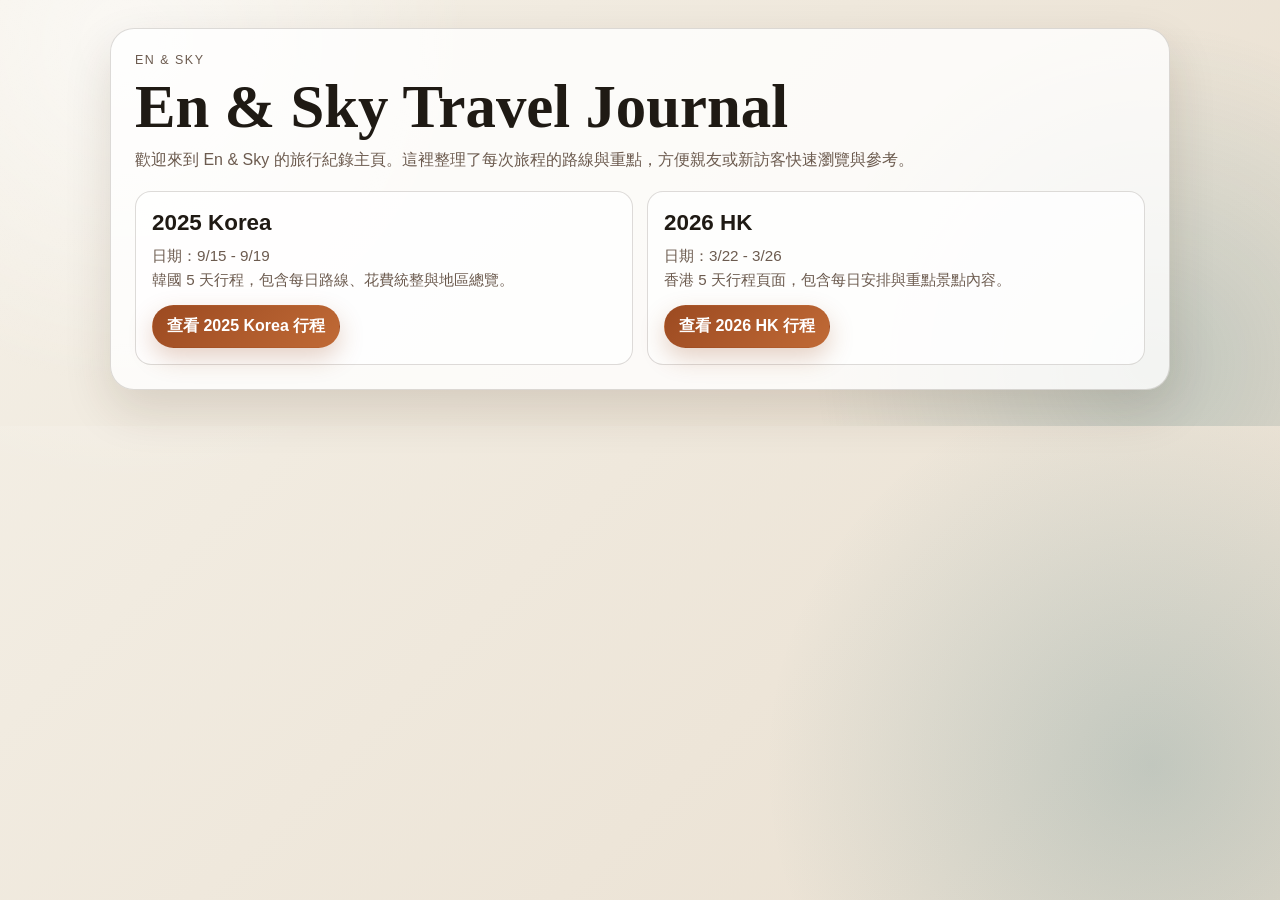
<file: index.html>
<!DOCTYPE html>
<html lang="zh-Hant">
<head>
  <meta charset="UTF-8" />
  <meta name="viewport" content="width=device-width, initial-scale=1.0" />
  <title>En & Sky Travel Journal</title>
  <style>
    :root {
      --bg: #f5f1e8;
      --bg-2: #e9dfd0;
      --panel: rgba(255, 255, 255, 0.8);
      --ink: #1f1a14;
      --muted: #6c5b4f;
      --line: rgba(48, 33, 20, 0.16);
      --accent: #9c4a21;
      --accent-2: #1e5f6a;
      --radius-lg: 24px;
      --radius-md: 16px;
      --shadow: 0 20px 48px rgba(56, 34, 16, 0.14);
    }

    * {
      box-sizing: border-box;
    }

    html,
    body {
      margin: 0;
      min-height: 100%;
      color: var(--ink);
      font-family: "Avenir Next", "Segoe UI", "Noto Sans TC", "PingFang TC", sans-serif;
      background:
        radial-gradient(circle at 10% 10%, rgba(255, 255, 255, 0.58), transparent 28%),
        radial-gradient(circle at 90% 85%, rgba(30, 95, 106, 0.2), transparent 28%),
        linear-gradient(135deg, var(--bg), var(--bg-2));
    }

    .shell {
      max-width: 1100px;
      margin: 0 auto;
      padding: 28px 20px 36px;
    }

    .hero {
      border: 1px solid var(--line);
      border-radius: var(--radius-lg);
      background: var(--panel);
      box-shadow: var(--shadow);
      padding: 24px;
    }

    .eyebrow {
      margin: 0;
      font-size: 0.78rem;
      letter-spacing: 0.12em;
      text-transform: uppercase;
      color: var(--muted);
    }

    h1 {
      margin: 10px 0 8px;
      font-family: Georgia, "Times New Roman", serif;
      font-size: clamp(2.2rem, 5.2vw, 3.8rem);
      line-height: 1;
    }

    .lead {
      margin: 0;
      color: var(--muted);
      line-height: 1.7;
      max-width: 100%;
      text-wrap: pretty;
    }

    .grid {
      margin-top: 18px;
      display: grid;
      grid-template-columns: repeat(2, minmax(0, 1fr));
      gap: 14px;
    }

    .card {
      border: 1px solid var(--line);
      border-radius: var(--radius-md);
      background: rgba(255, 255, 255, 0.74);
      padding: 16px;
    }

    .card h2 {
      margin: 2px 0 8px;
      font-size: 1.4rem;
    }

    .meta {
      margin: 0;
      color: var(--muted);
      font-size: 0.95rem;
      line-height: 1.55;
    }

    .actions {
      margin-top: 14px;
      display: flex;
      gap: 10px;
      flex-wrap: wrap;
    }

    .btn {
      display: inline-block;
      text-decoration: none;
      font-weight: 700;
      padding: 10px 14px;
      border-radius: 999px;
      border: 1px solid transparent;
      transition: transform 160ms ease, box-shadow 160ms ease, background 160ms ease;
    }

    .btn-main {
      background: linear-gradient(135deg, var(--accent), #c06a36);
      color: #fff;
      box-shadow: 0 10px 24px rgba(156, 74, 33, 0.25);
    }

    .btn:hover {
      transform: translateY(-1px);
    }

    @media (max-width: 860px) {
      .grid {
        grid-template-columns: 1fr;
      }
    }

  </style>
</head>
<body>
  <main class="shell">
    <section class="hero">
      <p class="eyebrow">En & Sky</p>
      <h1>En & Sky Travel Journal</h1>
      <p class="lead">歡迎來到 En & Sky 的旅行紀錄主頁。這裡整理了每次旅程的路線與重點，方便親友或新訪客快速瀏覽與參考。</p>

      <section class="grid" aria-label="project entries">
        <article class="card">
          <h2>2025 Korea</h2>
          <p class="meta">日期：9/15 - 9/19</p>
          <p class="meta">韓國 5 天行程，包含每日路線、花費統整與地區總覽。</p>
          <div class="actions">
            <a class="btn btn-main" href="Korea/index.html">查看 2025 Korea 行程</a>
          </div>
        </article>

        <article class="card">
          <h2>2026 HK</h2>
          <p class="meta">日期：3/22 - 3/26</p>
          <p class="meta">香港 5 天行程頁面，包含每日安排與重點景點內容。</p>
          <div class="actions">
            <a class="btn btn-main" href="HK/index.html">查看 2026 HK 行程</a>
          </div>
        </article>
      </section>
    </section>
  </main>
</body>
</html>
</file>
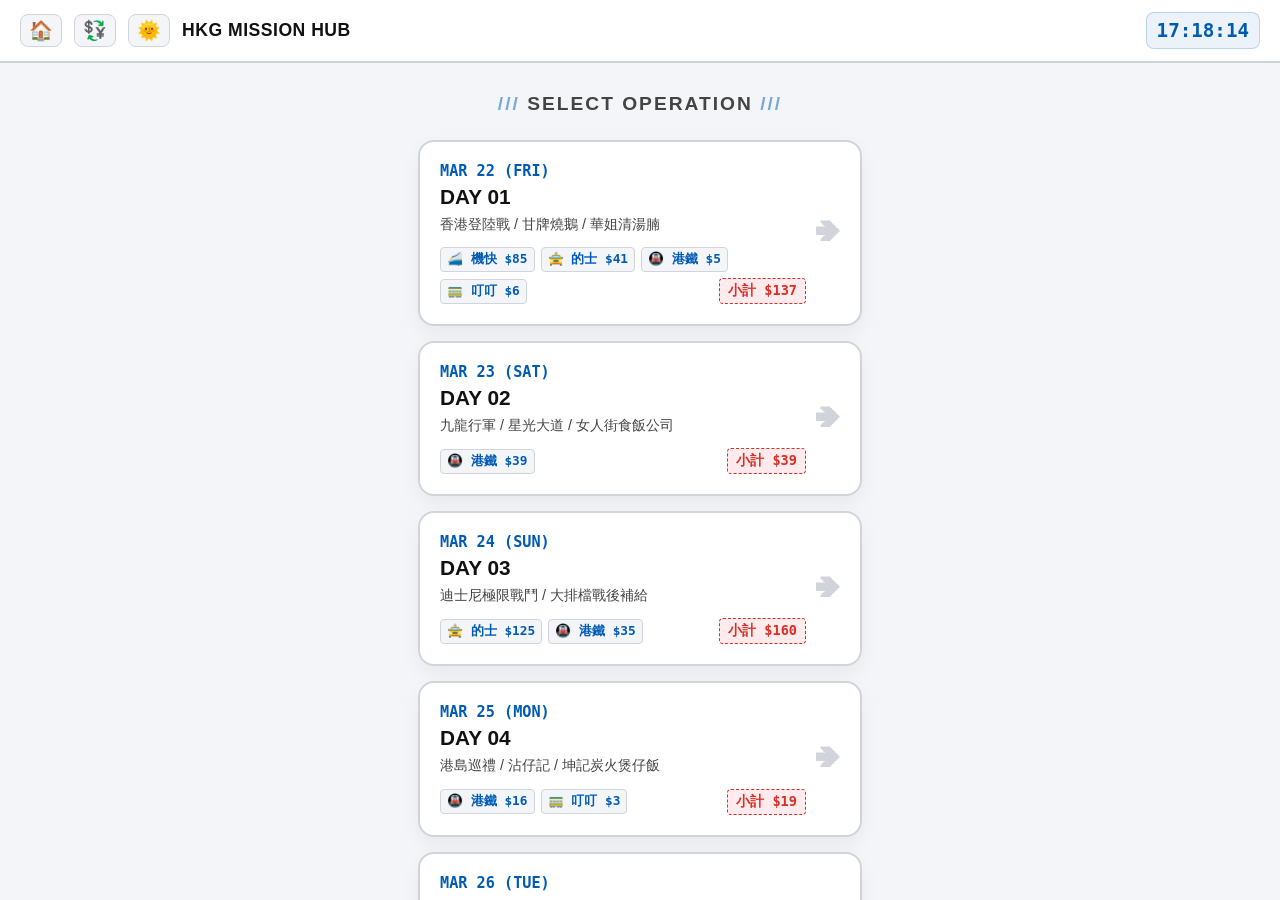
<file: HK/index.html>
<!DOCTYPE html>
<html lang="zh-TW">
<head>
    <meta charset="UTF-8">
    <meta name="viewport" content="width=device-width, initial-scale=1.0">
    <title>HKG_OPERATION | 香港行軍總署</title>
    
    <script>
        const urlParams = new URLSearchParams(window.location.search);
        // 如果網址帶有 ?hub=1，則強制停留在主選單不跳轉
        if (!urlParams.get('hub')) {
            const today = new Date();
            const m = today.getMonth() + 1; // JavaScript 月份從 0 開始
            const d = today.getDate();
            
            // 判斷 3/22 ~ 3/26 自動導航
            if (m === 3) {
                if (d === 22) window.location.replace('hk_day01.html');
                if (d === 23) window.location.replace('hk_day02.html');
                if (d === 24) window.location.replace('hk_day03.html');
                if (d === 25) window.location.replace('hk_day04.html');
                if (d === 26) window.location.replace('hk_day05.html');
            }
        }
    </script>

    <style>
        :root {
            --bg-color: #f4f5f9;
            --text-main: #111111; 
            --text-sub: #444444;
            --tech-blue: #005bb5; 
            --tech-blue-light: rgba(0, 91, 181, 0.08);
            --card-bg: #ffffff;
            --border-color: #d1d5db;
        }

        /* 🌙 深色模式變數 */
        body.dark-mode {
            --bg-color: #121212; --text-main: #e0e0e0; --text-sub: #a0a0a0;
            --card-bg: #1e1e1e; --border-color: #333333;
            --tech-blue: #4da8da; --tech-blue-light: rgba(77, 168, 218, 0.15);
        }

        body {
            background-color: var(--bg-color); color: var(--text-main);
            font-family: -apple-system, BlinkMacSystemFont, "Segoe UI", Roboto, sans-serif;
            margin: 0; padding: 0; height: 100vh; display: flex; flex-direction: column; overflow: hidden;
            transition: background-color 0.3s ease;
        }

        /* 頂部資訊列 */
        .sys-header {
            padding: 12px 20px; background: var(--card-bg); border-bottom: 2px solid var(--border-color);
            display: flex; justify-content: space-between; align-items: center; z-index: 20; position: relative;
            transition: background 0.3s ease, border-color 0.3s ease;
        }
        .header-left { display: flex; align-items: center; gap: 12px; }
        h1 { font-size: 1.1rem; font-weight: 800; margin: 0; color: var(--text-main); letter-spacing: 0.5px; }
        .theme-toggle { background: var(--bg-color); border: 1px solid var(--border-color); border-radius: 8px; font-size: 1.2rem; cursor: pointer; padding: 4px 8px; transition: all 0.2s; }
        .theme-toggle:active { transform: scale(0.9); }
        #live-clock { font-family: 'Consolas', monospace; font-size: 1.2rem; font-weight: 900; color: var(--tech-blue); background: var(--tech-blue-light); padding: 6px 10px; border-radius: 8px; border: 1px solid rgba(0, 91, 181, 0.2); }

        /* 💱 即時匯率面板 (浮動) */
        .currency-panel {
            position: absolute; top: 65px; left: 15px; background: var(--card-bg);
            border: 2px solid var(--tech-blue); border-radius: 12px; padding: 15px;
            box-shadow: 0 10px 30px rgba(0,0,0,0.2); z-index: 100;
            display: none; flex-direction: column; gap: 10px; width: 230px;
            transform-origin: top left; animation: scaleIn 0.2s ease-out forwards;
        }
        .currency-panel.show { display: flex; }
        .currency-panel input { padding: 10px; border: 1px solid var(--border-color); border-radius: 6px; font-size: 1.1rem; width: 100%; box-sizing: border-box; background: var(--bg-color); color: var(--text-main); font-weight: bold; }
        .currency-panel input:focus { outline: none; border-color: var(--tech-blue); }
        @keyframes scaleIn { from { opacity: 0; transform: scale(0.9); } to { opacity: 1; transform: scale(1); } }

        /* 大廳選單佈局 */
        .hub-container {
            flex-grow: 1; padding: 20px; overflow-y: auto; display: flex; flex-direction: column; gap: 15px; align-items: center; -webkit-overflow-scrolling: touch; padding-bottom: 40px;
        }
        .hub-container::-webkit-scrollbar { width: 4px; }
        .hub-container::-webkit-scrollbar-thumb { background: var(--border-color); border-radius: 4px; }

        .hub-title { font-size: 1.2rem; font-weight: 800; color: var(--text-sub); margin: 10px 0; text-align: center; letter-spacing: 2px; }
        .hub-title::before, .hub-title::after { content: ' /// '; color: var(--tech-blue); opacity: 0.5; }

        /* 日期卡片 */
        .day-card {
            width: 100%; max-width: 400px; background: var(--card-bg); border: 2px solid var(--border-color);
            border-radius: 16px; padding: 20px; text-decoration: none; color: var(--text-main);
            display: flex; align-items: center; justify-content: space-between; transition: all 0.2s;
            box-shadow: 0 8px 20px rgba(0,0,0,0.05);
        }
        .day-card:active { transform: scale(0.97); border-color: var(--tech-blue); background: var(--tech-blue-light); }
        .day-info { display: flex; flex-direction: column; gap: 5px; width: 100%; }
        .day-date { font-family: 'Consolas', monospace; font-size: 0.95rem; color: var(--tech-blue); font-weight: bold; }
        .day-title { font-size: 1.3rem; font-weight: 900; margin: 0; }
        .day-sub { font-size: 0.9rem; color: var(--text-sub); margin: 0; line-height: 1.4; }
        .day-arrow { font-size: 1.5rem; color: var(--border-color); font-weight: bold; transition: color 0.2s; flex-shrink: 0; margin-left: 10px; }
        .day-card:active .day-arrow { color: var(--tech-blue); }

        /* 每日交通花費標籤 */
        .day-budget { display: flex; gap: 6px; margin-top: 8px; flex-wrap: wrap; align-items: center; }
        .b-tag { font-family: 'Consolas', monospace; font-size: 0.8rem; background: var(--bg-color); color: var(--tech-blue); padding: 3px 6px; border-radius: 4px; border: 1px solid var(--border-color); font-weight: bold; }
        body.dark-mode .b-tag { background: #222; border-color: #444; color: #81d4fa; }
        
        /* 每日總計標籤 */
        .b-total { font-family: 'Consolas', monospace; font-size: 0.85rem; background: #ffebee; color: #d93025; padding: 3px 8px; border-radius: 4px; border: 1px dashed #d93025; font-weight: 900; margin-left: auto; }
        body.dark-mode .b-total { background: #4a1c1c; color: #ff8a80; border-color: #ff8a80; }

        /* 預算面板 */
        .budget-card {
            width: 100%; max-width: 400px; background: var(--tech-blue-light); border: 2px dashed var(--tech-blue);
            border-radius: 16px; padding: 20px; color: var(--text-main); box-sizing: border-box;
            display: flex; flex-direction: column; gap: 10px; box-shadow: 0 8px 20px rgba(0,0,0,0.05);
            margin-top: 10px;
        }
        .budget-title { font-size: 1.1rem; font-weight: 800; color: var(--tech-blue); border-bottom: 1px solid rgba(0, 91, 181, 0.2); padding-bottom: 8px; margin: 0 0 5px 0; display: flex; align-items: center; gap: 8px; }
        .budget-row { display: flex; justify-content: space-between; font-size: 0.95rem; color: var(--text-sub); border-bottom: 1px dotted var(--border-color); padding-bottom: 5px; margin-bottom: 5px; font-family: 'Consolas', monospace; }
        .budget-row span:first-child { font-family: -apple-system, BlinkMacSystemFont, "Segoe UI", Roboto, sans-serif; }
        .budget-total { display: flex; justify-content: space-between; font-size: 1.25rem; font-weight: 900; color: #d93025; margin-top: 5px; padding-top: 10px; border-top: 2px solid var(--border-color); font-family: 'Consolas', monospace; }
        .budget-note { font-size: 0.8rem; color: var(--text-sub); text-align: left; margin-top: 5px; opacity: 0.8; line-height: 1.4; }
    </style>
</head>
<body>

    <div class="sys-header">
        <div class="header-left">
            <a href="index.html?hub=1" class="theme-toggle" style="text-decoration: none; display: flex; align-items: center; justify-content: center;" title="回主選單大廳">🏠</a>
            <button class="theme-toggle" id="btn-currency" onclick="toggleCurrency()" title="開啟匯率換算">💱</button>
            <button class="theme-toggle" id="theme-btn" onclick="toggleTheme()" title="切換深淺色">🌞</button>
            <h1>HKG MISSION HUB</h1>
        </div>
        <span id="live-clock">00:00:00</span>

        <div id="currency-panel" class="currency-panel">
            <div style="font-size: 0.95rem; font-weight: 800; color: var(--tech-blue); border-bottom: 1px dashed var(--border-color); padding-bottom: 5px;">匯率換算 (HKD ➔ TWD)</div>
            <input type="number" id="hkd-input" placeholder="輸入 HKD 金額" oninput="calcCurrency()">
            <div style="display: flex; justify-content: space-between; align-items: baseline; margin-top: 5px;">
                <span style="font-size: 0.9rem; color: var(--text-sub);">約合台幣：</span>
                <span style="font-size: 1.3rem; font-weight: 900; color: #d93025; font-family: 'Consolas', monospace;"><span id="twd-output">0</span></span>
            </div>
            <small id="rate-display" style="color:var(--text-sub); text-align: right; font-size: 0.75rem; display: block; margin-top: 4px;">準備獲取即時網路匯率...</small>
        </div>
    </div>

    <div class="hub-container" onclick="closeCurrencyPanel()">
        <div class="hub-title">SELECT OPERATION</div>

        <a href="hk_day01.html" class="day-card">
            <div class="day-info">
                <span class="day-date">MAR 22 (FRI)</span>
                <h2 class="day-title">DAY 01</h2>
                <p class="day-sub">香港登陸戰 / 甘牌燒鵝 / 華姐清湯腩</p>
                <div class="day-budget">
                    <span class="b-tag">🚄 機快 $85</span>
                    <span class="b-tag">🚖 的士 $41</span>
                    <span class="b-tag">🚇 港鐵 $5</span>
                    <span class="b-tag">🚃 叮叮 $6</span>
                    <span class="b-total">小計 $137</span>
                </div>
            </div>
            <span class="day-arrow">➔</span>
        </a>

        <a href="hk_day02.html" class="day-card">
            <div class="day-info">
                <span class="day-date">MAR 23 (SAT)</span>
                <h2 class="day-title">DAY 02</h2>
                <p class="day-sub">九龍行軍 / 星光大道 / 女人街食飯公司</p>
                <div class="day-budget">
                    <span class="b-tag">🚇 港鐵 $39</span>
                    <span class="b-total">小計 $39</span>
                </div>
            </div>
            <span class="day-arrow">➔</span>
        </a>

        <a href="hk_day03.html" class="day-card">
            <div class="day-info">
                <span class="day-date">MAR 24 (SUN)</span>
                <h2 class="day-title">DAY 03</h2>
                <p class="day-sub">迪士尼極限戰鬥 / 大排檔戰後補給</p>
                <div class="day-budget">
                    <span class="b-tag">🚖 的士 $125</span>
                    <span class="b-tag">🚇 港鐵 $35</span>
                    <span class="b-total">小計 $160</span>
                </div>
            </div>
            <span class="day-arrow">➔</span>
        </a>

        <a href="hk_day04.html" class="day-card">
            <div class="day-info">
                <span class="day-date">MAR 25 (MON)</span>
                <h2 class="day-title">DAY 04</h2>
                <p class="day-sub">港島巡禮 / 沾仔記 / 坤記炭火煲仔飯</p>
                <div class="day-budget">
                    <span class="b-tag">🚇 港鐵 $16</span>
                    <span class="b-tag">🚃 叮叮 $3</span>
                    <span class="b-total">小計 $19</span>
                </div>
            </div>
            <span class="day-arrow">➔</span>
        </a>

        <a href="hk_day05.html" class="day-card">
            <div class="day-info">
                <span class="day-date">MAR 26 (TUE)</span>
                <h2 class="day-title">DAY 05</h2>
                <p class="day-sub">終極撤退 / 六安居推車飲茶 / 歸途</p>
                <div class="day-budget">
                    <span class="b-tag">🚃 叮叮 $6</span>
                    <span class="b-tag">🚖 Uber $20</span>
                    <span class="b-tag">🚇 港鐵 $5</span>
                    <span class="b-tag">🚄 機快 $85</span>
                    <span class="b-total">小計 $116</span>
                </div>
            </div>
            <span class="day-arrow">➔</span>
        </a>

        <div class="budget-card">
            <h3 class="budget-title">📊 行程總交通預算 (單人)</h3>
            <div class="budget-row">
                <span>🚇 港鐵 (MTR)</span>
                <span>$100 HKD</span>
            </div>
            <div class="budget-row">
                <span>🚖 Uber / 的士 (雙人均攤)</span>
                <span>$186 HKD</span>
            </div>
            <div class="budget-row">
                <span>🚃 叮叮車 (Tram)</span>
                <span>$15 HKD</span>
            </div>
            <div class="budget-row">
                <span>🚄 機場快線 (來回)</span>
                <span>$170 HKD</span>
            </div>
            <div class="budget-total">
                <span style="font-family: -apple-system, BlinkMacSystemFont, 'Segoe UI', Roboto, sans-serif;">總計預估 (HKD)</span>
                <span>$471</span>
            </div>
            <div class="budget-note">
                * 註: 上述為單人預估花費。機快(雙人套票)、Uber及的士皆已預設為雙人均攤計算，實際扣款依八達通與當下叫車為準。
            </div>
        </div>
    </div>

    <script>
        const currencyPanel = document.getElementById('currency-panel');

        // --- 💱 即時網路匯率 ---
        let currentRate = 4.1; 
        let isRateFetched = false;

        async function fetchRealTimeRate() {
            if (isRateFetched) return; 
            const rateDisplay = document.getElementById('rate-display');
            rateDisplay.textContent = '🔄 正在獲取最新網路匯率...';
            rateDisplay.style.color = 'var(--tech-blue)';

            try {
                const response = await fetch('https://open.er-api.com/v6/latest/HKD');
                const data = await response.json();
                if (data && data.rates && data.rates.TWD) {
                    currentRate = data.rates.TWD; 
                    isRateFetched = true;
                    rateDisplay.textContent = `✅ 最新匯率 1 HKD = ${currentRate.toFixed(2)} TWD`;
                    rateDisplay.style.color = '#2e7d32'; 
                    calcCurrency(); 
                }
            } catch (error) {
                rateDisplay.textContent = `⚠️ 處於離線狀態，使用預設匯率 1 : 4.1`;
                rateDisplay.style.color = '#d93025'; 
            }
        }

        function toggleCurrency() {
            currencyPanel.classList.toggle('show');
            if(currencyPanel.classList.contains('show')) {
                document.getElementById('hkd-input').focus();
                fetchRealTimeRate(); 
            }
        }
        
        function closeCurrencyPanel() {
            if(currencyPanel.classList.contains('show')) currencyPanel.classList.remove('show');
        }

        function calcCurrency() {
            const hkd = document.getElementById('hkd-input').value;
            document.getElementById('twd-output').textContent = hkd ? Math.round(hkd * currentRate) : 0;
        }

        // --- 系統時鐘 ---
        function updateSystemData() {
            const now = new Date();
            document.getElementById('live-clock').textContent = 
                String(now.getHours()).padStart(2, '0') + ':' + 
                String(now.getMinutes()).padStart(2, '0') + ':' + 
                String(now.getSeconds()).padStart(2, '0');
        }
        setInterval(updateSystemData, 1000); 
        updateSystemData();

        // --- 🌙 深色模式 ---
        function toggleTheme() {
            document.body.classList.toggle('dark-mode');
            const btn = document.getElementById('theme-btn');
            btn.textContent = document.body.classList.contains('dark-mode') ? '🌜' : '🌞';
            closeCurrencyPanel();
        }
    </script>
</body>
</html>
</file>
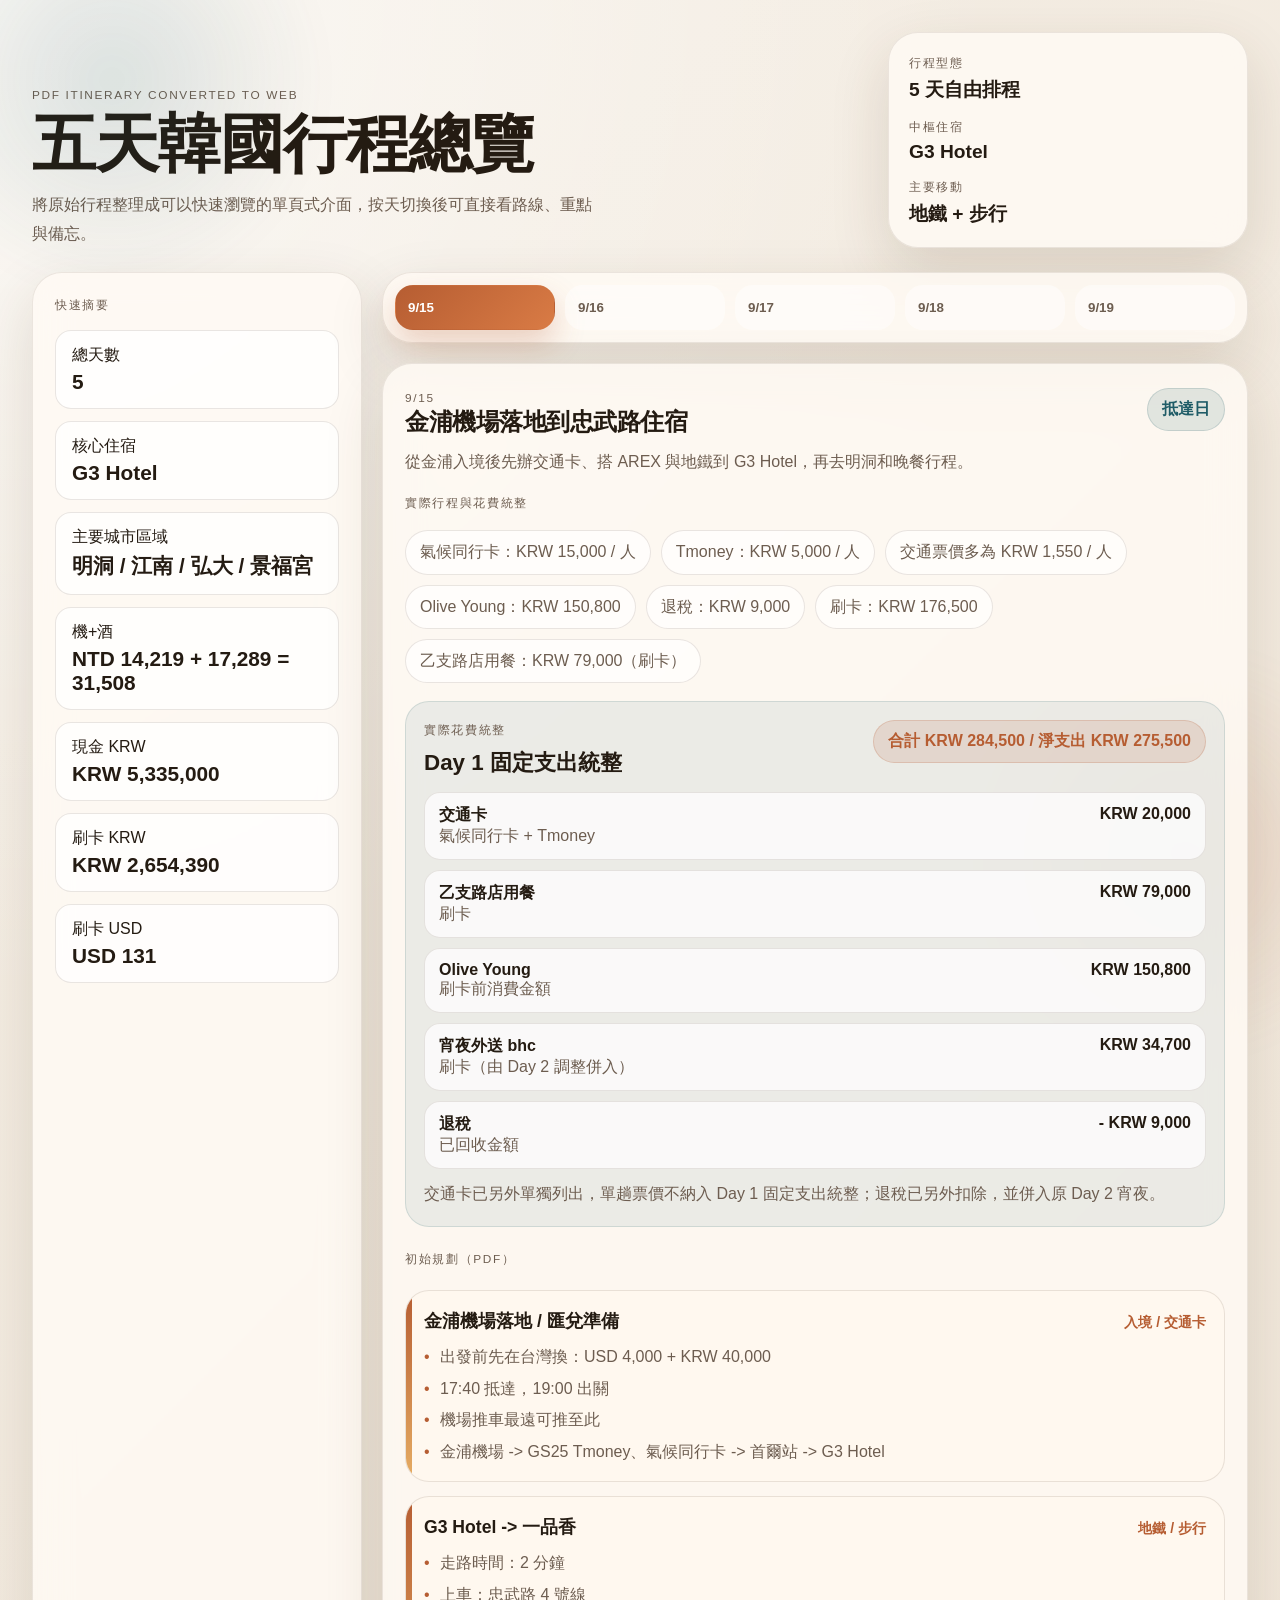
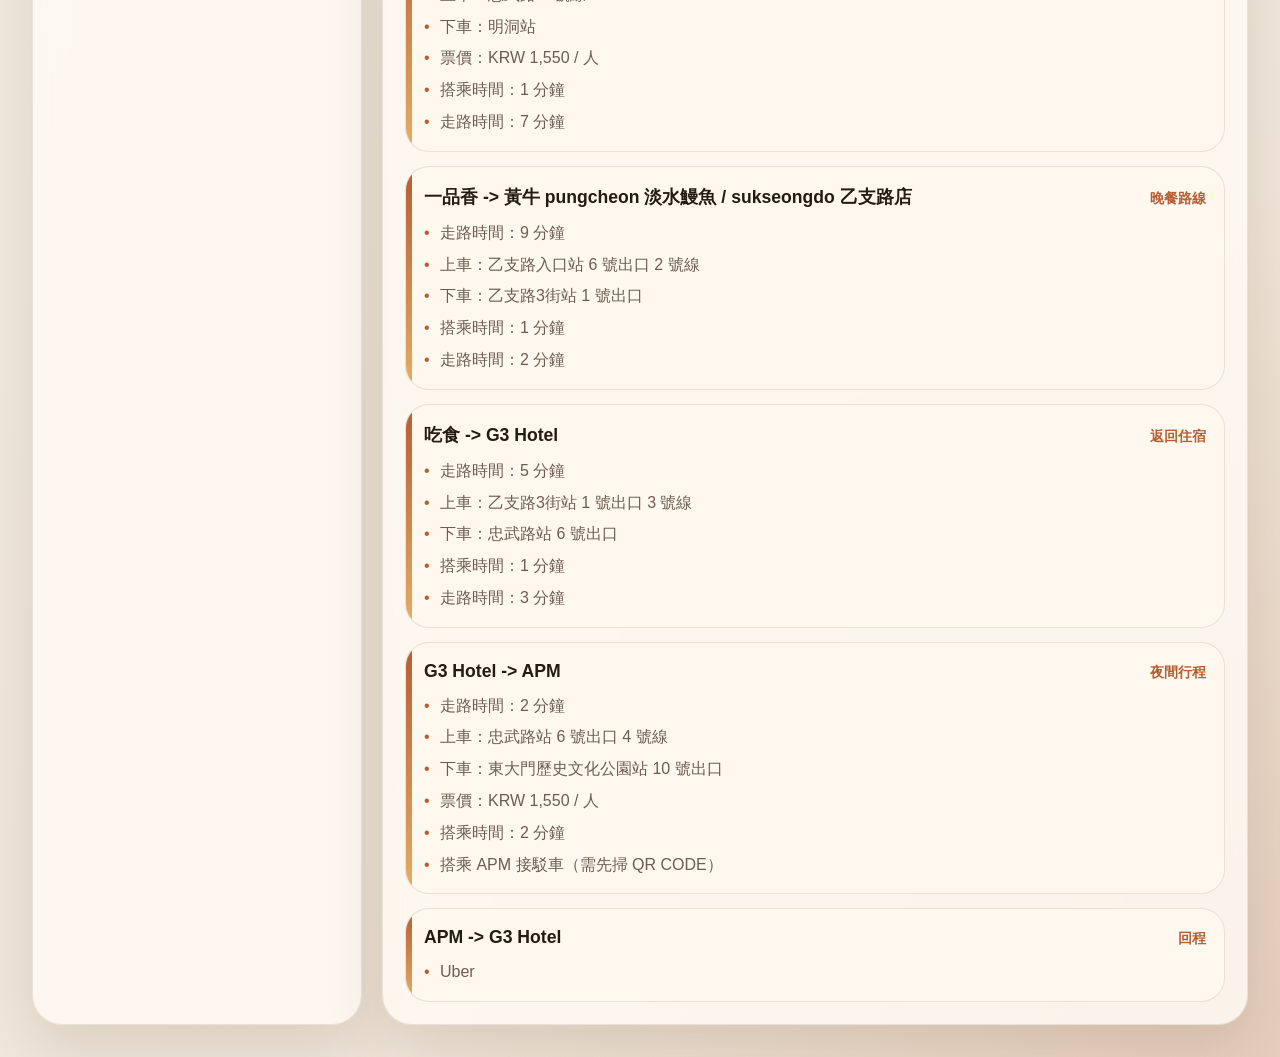
<file: Korea/index.html>
<!DOCTYPE html>
<html lang="zh-Hant">
<head>
  <meta charset="UTF-8" />
  <meta name="viewport" content="width=device-width, initial-scale=1.0" />
  <title>Korea 5-Day Itinerary</title>
  <link rel="stylesheet" href="app.css" />
</head>
<body>
  <div class="page-shell">
    <div class="ambient ambient-left"></div>
    <div class="ambient ambient-right"></div>

    <header class="hero">
      <div>
        <p class="eyebrow">PDF itinerary converted to web</p>
        <h1>五天韓國行程總覽</h1>
        <p class="hero-copy">
          將原始行程整理成可以快速瀏覽的單頁式介面，按天切換後可直接看路線、重點與備忘。
        </p>
      </div>

      <div class="hero-panel">
        <div>
          <span class="panel-label">行程型態</span>
          <strong>5 天自由排程</strong>
        </div>
        <div>
          <span class="panel-label">中樞住宿</span>
          <strong>G3 Hotel</strong>
        </div>
        <div>
          <span class="panel-label">主要移動</span>
          <strong>地鐵 + 步行</strong>
        </div>
      </div>
    </header>

    <main class="layout">
      <aside class="sidebar">
        <section class="card summary-card">
          <span class="section-label">快速摘要</span>
          <div class="stat-grid" id="statGrid"></div>
        </section>
      </aside>

      <section class="content">
        <nav class="day-nav card" id="dayNav" aria-label="Day navigation"></nav>

        <article class="card itinerary-card">
          <div class="itinerary-header">
            <div>
              <span class="section-label" id="dayDateLabel"></span>
              <h2 id="dayTitle"></h2>
              <p id="daySummary"></p>
            </div>
            <div class="day-badge" id="dayBadge"></div>
          </div>

          <div class="content-divider">
            <span class="section-label">實際行程與花費統整</span>
          </div>

          <div class="route-meta" id="routeMeta"></div>

          <section class="cost-card" id="costCard" hidden>
            <div class="cost-card-header">
              <div>
                <span class="section-label">實際花費統整</span>
                <h3 id="costTitle"></h3>
              </div>
              <div class="cost-total" id="costTotal"></div>
            </div>
            <div class="cost-grid" id="costGrid"></div>
            <p class="cost-note" id="costNote"></p>
          </section>

          <div class="content-divider content-divider-planned">
            <span class="section-label">初始規劃（PDF）</span>
          </div>

          <div class="timeline" id="timeline"></div>
        </article>
      </section>
    </main>
  </div>

  <script src="app.js"></script>
</body>
</html>
</file>
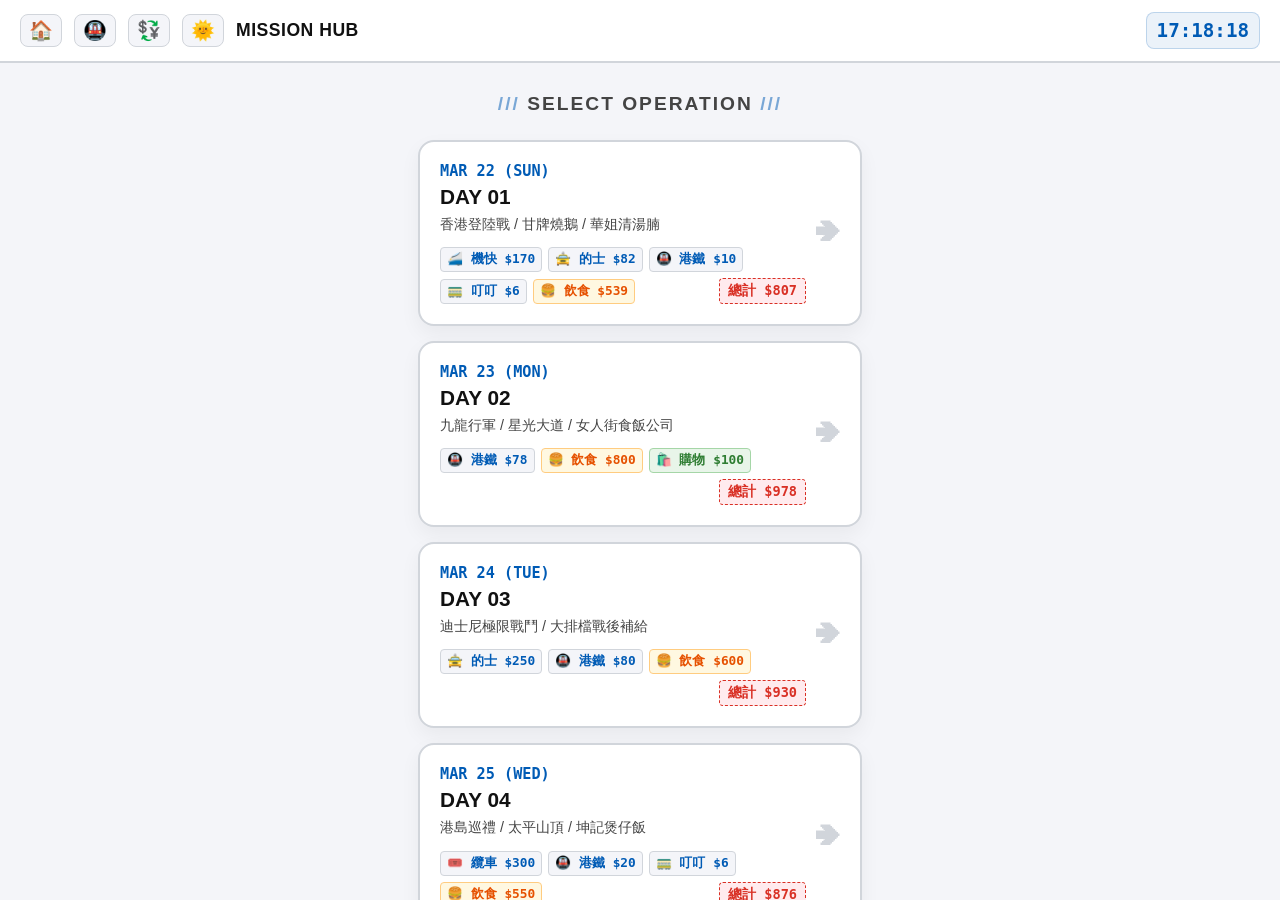
<file: HK/fix/index.html>
<!DOCTYPE html>
<html lang="zh-TW">
<head>
    <meta charset="UTF-8">
    <meta name="viewport" content="width=device-width, initial-scale=1.0">
    <title>HKG_OPERATION | 香港行軍總署</title>
    <link rel="stylesheet" href="common.css">
    <style>
        /* 針對首頁飲食與購物標籤的客製化樣式 */
        .f-tag { color: #e65100; border-color: #ffcc80; background: #fff8e1; }
        body.dark-mode .f-tag { background: #3e2723; border-color: #ff9800; color: #ffcc80; }
        .s-tag { color: #2e7d32; border-color: #a5d6a7; background: #e8f5e9; }
        body.dark-mode .s-tag { background: #1b5e20; border-color: #4caf50; color: #a5d6a7; }
    </style>
</head>
<body>

    <div class="sys-header">
        <div class="header-left">
            <a href="index.html?hub=1" class="theme-toggle" style="text-decoration: none; display: flex; align-items: center; justify-content: center;" title="回主選單大廳">🏠</a>
            <button class="theme-toggle" id="btn-mtr" onclick="toggleMTR()" title="港鐵即時雷達">🚇</button>
            <button class="theme-toggle" id="btn-currency" onclick="toggleCurrency()" title="開啟匯率換算">💱</button>
            <button class="theme-toggle" id="theme-btn" onclick="toggleTheme()" title="切換深淺色">🌞</button>
            <h1>MISSION HUB</h1>
        </div>
        <span id="live-clock">00:00:00</span>

        <div id="currency-panel" class="currency-panel">
            <div style="font-size: 0.95rem; font-weight: 800; color: var(--tech-blue); border-bottom: 1px dashed var(--border-color); padding-bottom: 5px;">匯率換算 (HKD ➔ TWD)</div>
            <input type="number" id="hkd-input" placeholder="輸入 HKD 金額" oninput="calcCurrency()">
            <div style="display: flex; justify-content: space-between; align-items: baseline; margin-top: 5px;">
                <span style="font-size: 0.9rem; color: var(--text-sub);">合台幣：</span>
                <span style="font-size: 1.3rem; font-weight: 900; color: #d93025; font-family: 'Consolas', monospace;"><span id="twd-output">0</span></span>
            </div>
        </div>

        <div id="mtr-panel" class="currency-panel" style="left: 55px; width: 280px;">
            <div style="font-size: 0.95rem; font-weight: 800; color: var(--tech-blue); border-bottom: 1px dashed var(--border-color); padding-bottom: 5px;">港鐵全路網即時看板</div>
            
            <div class="mtr-selectors" style="flex-direction: column; gap: 8px; margin-top: 10px;">
                <select id="mtr-line-select" onchange="updateMTRStations()" style="padding: 8px; border-radius: 6px; font-weight: bold;"></select>
                <select id="mtr-sta-select" style="padding: 8px; border-radius: 6px; font-weight: bold;"></select>
            </div>

            <button onclick="scanStationMTR()" style="background: var(--tech-blue); color: white; border: none; padding: 8px; border-radius: 6px; font-weight: bold; cursor: pointer; margin-top: 10px;">📡 掃描月台動態</button>
            
            <div id="mtr-result" style="display: none; flex-direction: column; gap: 10px; margin-top: 10px; padding-top: 10px; border-top: 1px dashed var(--border-color);">
                <div style="background: var(--bg-color); padding: 8px; border-radius: 6px; border-left: 4px solid var(--tech-blue);">
                    <div style="font-size: 0.85rem; color: var(--text-sub);">往 <span id="mtr-up-dest" style="font-weight:bold; color:var(--text-main);">--</span></div>
                    <div id="mtr-up-time" style="font-family: 'Consolas', monospace; font-size: 1.2rem; font-weight: 900; color: #d93025; margin-top: 2px;">--</div>
                </div>
                <div style="background: var(--bg-color); padding: 8px; border-radius: 6px; border-left: 4px solid #e65100;">
                    <div style="font-size: 0.85rem; color: var(--text-sub);">往 <span id="mtr-down-dest" style="font-weight:bold; color:var(--text-main);">--</span></div>
                    <div id="mtr-down-time" style="font-family: 'Consolas', monospace; font-size: 1.2rem; font-weight: 900; color: #d93025; margin-top: 2px;">--</div>
                </div>
            </div>
            <small id="mtr-status" style="color:var(--text-sub); text-align: center; font-size: 0.75rem; margin-top: 8px;">選擇路線與車站</small>
        </div>
    </div>

    <div class="hub-container" onclick="closeCurrencyPanel()">
        <div class="hub-title">SELECT OPERATION</div>

        <a href="hk_day01.html" class="day-card">
            <div class="day-info">
                <span class="day-date">MAR 22 (SUN)</span>
                <h2 class="day-title">DAY 01</h2>
                <p class="day-sub">香港登陸戰 / 甘牌燒鵝 / 華姐清湯腩</p>
                <div class="day-budget">
                    <span class="b-tag">🚄 機快 $170</span>
                    <span class="b-tag">🚖 的士 $82</span>
                    <span class="b-tag">🚇 港鐵 $10</span>
                    <span class="b-tag">🚃 叮叮 $6</span>
                    <span class="b-tag f-tag">🍔 飲食 $539</span>
                    <span class="b-total">總計 $807</span>
                </div>
            </div>
            <span class="day-arrow">➔</span>
        </a>

        <a href="hk_day02.html" class="day-card">
            <div class="day-info">
                <span class="day-date">MAR 23 (MON)</span>
                <h2 class="day-title">DAY 02</h2>
                <p class="day-sub">九龍行軍 / 星光大道 / 女人街食飯公司</p>
                <div class="day-budget">
                    <span class="b-tag">🚇 港鐵 $78</span>
                    <span class="b-tag f-tag">🍔 飲食 $800</span>
                    <span class="b-tag s-tag">🛍️ 購物 $100</span>
                    <span class="b-total">總計 $978</span>
                </div>
            </div>
            <span class="day-arrow">➔</span>
        </a>

        <a href="hk_day03.html" class="day-card">
            <div class="day-info">
                <span class="day-date">MAR 24 (TUE)</span>
                <h2 class="day-title">DAY 03</h2>
                <p class="day-sub">迪士尼極限戰鬥 / 大排檔戰後補給</p>
                <div class="day-budget">
                    <span class="b-tag">🚖 的士 $250</span>
                    <span class="b-tag">🚇 港鐵 $80</span>
                    <span class="b-tag f-tag">🍔 飲食 $600</span>
                    <span class="b-total">總計 $930</span>
                </div>
            </div>
            <span class="day-arrow">➔</span>
        </a>

        <a href="hk_day04.html" class="day-card">
            <div class="day-info">
                <span class="day-date">MAR 25 (WED)</span>
                <h2 class="day-title">DAY 04</h2>
                <p class="day-sub">港島巡禮 / 太平山頂 / 坤記煲仔飯</p>
                <div class="day-budget">
                    <span class="b-tag">🎟️ 纜車 $300</span>
                    <span class="b-tag">🚇 港鐵 $20</span>
                    <span class="b-tag">🚃 叮叮 $6</span>
                    <span class="b-tag f-tag">🍔 飲食 $550</span>
                    <span class="b-total">總計 $876</span>
                </div>
            </div>
            <span class="day-arrow">➔</span>
        </a>

        <a href="hk_day05.html" class="day-card">
            <div class="day-info">
                <span class="day-date">MAR 26 (THU)</span>
                <h2 class="day-title">DAY 05</h2>
                <p class="day-sub">終極撤退 / 華星冰室早餐 / 歸途</p>
                <div class="day-budget">
                    <span class="b-tag">🚖 Uber $40</span>
                    <span class="b-tag">🚇 港鐵 $10</span>
                    <span class="b-tag">🚄 機快 $170</span>
                    <span class="b-tag f-tag">🍔 飲食 $300</span>
                    <span class="b-total">總計 $520</span>
                </div>
            </div>
            <span class="day-arrow">➔</span>
        </a>

        <div class="budget-card">
            <h3 class="budget-title">📊 戰備資金總核算 (雙人總計)</h3>
            <div class="budget-row">
                <span>🚇 港鐵 (MTR)</span>
                <span>$198 HKD</span>
            </div>
            <div class="budget-row">
                <span>🚃 叮叮車 (Tram)</span>
                <span>$12 HKD</span>
            </div>
            <div class="budget-row">
                <span>🚖 Uber / 的士</span>
                <span>$372 HKD</span>
            </div>
            <div class="budget-row">
                <span>🚄 機場快線 (來回雙趟)</span>
                <span>$340 HKD</span>
            </div>
            <div class="budget-row">
                <span>🎟️ 門票與購物 (纜車+小巴牌)</span>
                <span>$400 HKD</span>
            </div>
            <div class="budget-row" style="border-top: 1px dashed rgba(0, 91, 181, 0.3); padding-top: 8px; margin-top: 5px;">
                <span style="color:#e65100; font-weight:bold;">🍔 飲食吃喝</span>
                <span style="color:#e65100; font-weight:bold;">$2,789 HKD</span>
            </div>
            <div class="budget-total">
                <span style="font-family: -apple-system, BlinkMacSystemFont, 'Segoe UI', Roboto, sans-serif;">雙人準備金總額</span>
                <span>$4,111 HKD</span>
            </div>
            <div class="budget-note">
                * 註：以上金額為精確計算之<b>「雙人總花費」</b>。除出發前可在 Klook 刷卡的票券外，請確保兩人共同擁有 $4,111 HKD 的實體資金（含八達通儲值與港幣現金）以利任務順利遂行。
            </div>
        </div>
    </div>

    <script src="common.js" defer></script>
</body>
</html>
</file>
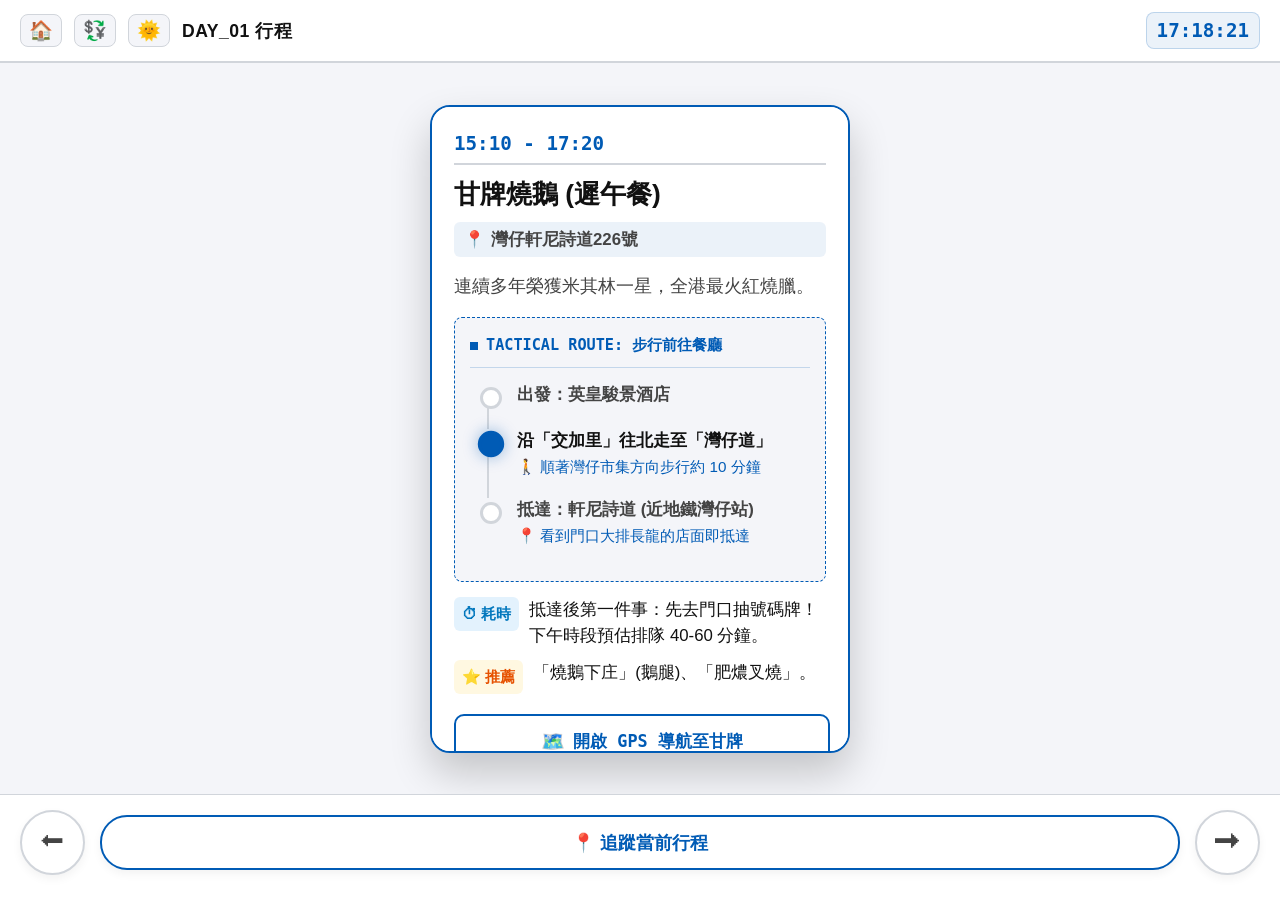
<file: HK/hk_day01.html>
<!DOCTYPE html>
<html lang="zh-TW">
<head>
    <meta charset="UTF-8">
    <meta name="viewport" content="width=device-width, initial-scale=1.0">
    <title>HKG_DAY_01 | 香港登陸戰導覽</title>
    <style>
        :root {
            --bg-color: #f4f5f9;
            --text-main: #111111; 
            --text-sub: #444444;
            --tech-blue: #005bb5; 
            --tech-blue-light: rgba(0, 91, 181, 0.08);
            --card-bg: #ffffff;
            --border-color: #d1d5db;
            --tag-time: #e3f2fd;
            --tag-money: #fce4ec;
            --tag-star: #fff8e1;
            --tag-tip: #e8f5e9;
            --plan-b-bg: #fff3e0;
            --plan-b-border: #ffb74d;
        }

        /* 🌙 深色模式變數 */
        body.dark-mode {
            --bg-color: #121212; --text-main: #e0e0e0; --text-sub: #a0a0a0;
            --card-bg: #1e1e1e; --border-color: #333333;
            --tech-blue: #4da8da; --tech-blue-light: rgba(77, 168, 218, 0.15);
            --tag-time: #1a365d; --tag-money: #4a148c; --tag-star: #f57f17; --tag-tip: #1b5e20;
            --plan-b-bg: #3e2723; --plan-b-border: #ff9800;
        }

        body {
            background-color: var(--bg-color); color: var(--text-main);
            font-family: -apple-system, BlinkMacSystemFont, "Segoe UI", Roboto, sans-serif;
            margin: 0; padding: 0; height: 100vh; display: flex; flex-direction: column; overflow: hidden;
            transition: background-color 0.3s ease;
        }

        /* 頂部資訊列 */
        .sys-header {
            padding: 12px 20px; background: var(--card-bg); border-bottom: 2px solid var(--border-color);
            display: flex; justify-content: space-between; align-items: center; z-index: 20; position: relative;
            transition: background 0.3s ease, border-color 0.3s ease;
        }
        .header-left { display: flex; align-items: center; gap: 12px; }
        h1 { font-size: 1.1rem; font-weight: 800; margin: 0; color: var(--text-main); letter-spacing: 0.5px; }
        .theme-toggle { background: var(--bg-color); border: 1px solid var(--border-color); border-radius: 8px; font-size: 1.2rem; cursor: pointer; padding: 4px 8px; transition: all 0.2s; }
        .theme-toggle:active { transform: scale(0.9); }
        #live-clock { font-family: 'Consolas', monospace; font-size: 1.2rem; font-weight: 900; color: var(--tech-blue); background: var(--tech-blue-light); padding: 6px 10px; border-radius: 8px; border: 1px solid rgba(0, 91, 181, 0.2); }

        /* 💱 即時匯率面板 (浮動) */
        .currency-panel {
            position: absolute; top: 65px; left: 15px; background: var(--card-bg);
            border: 2px solid var(--tech-blue); border-radius: 12px; padding: 15px;
            box-shadow: 0 10px 30px rgba(0,0,0,0.2); z-index: 100;
            display: none; flex-direction: column; gap: 10px; width: 230px;
            transform-origin: top left; animation: scaleIn 0.2s ease-out forwards;
        }
        .currency-panel.show { display: flex; }
        .currency-panel input { padding: 10px; border: 1px solid var(--border-color); border-radius: 6px; font-size: 1.1rem; width: 100%; box-sizing: border-box; background: var(--bg-color); color: var(--text-main); font-weight: bold; }
        .currency-panel input:focus { outline: none; border-color: var(--tech-blue); }
        
        @keyframes scaleIn { from { opacity: 0; transform: scale(0.9); } to { opacity: 1; transform: scale(1); } }

        /* 卡牌疊放區 */
        .card-stack { flex-grow: 1; position: relative; display: flex; justify-content: center; align-items: center; perspective: 1000px; overflow: hidden; width: 100%; z-index: 1; }
        .card {
            position: absolute; width: 88%; max-width: 420px; height: 72vh; background: var(--card-bg);
            border: 2px solid var(--border-color); border-radius: 20px; padding: 25px 22px;
            box-shadow: 0 15px 35px rgba(0,0,0,0.1); display: flex; flex-direction: column; box-sizing: border-box;
            transition: transform 0.4s cubic-bezier(0.25, 0.8, 0.25, 1), opacity 0.4s ease, background 0.3s ease;
            opacity: 0; pointer-events: none; transform: translateX(100%) scale(0.9) rotate(4deg); overflow-y: auto; -webkit-overflow-scrolling: touch;
        }
        .card::-webkit-scrollbar { width: 4px; }
        .card::-webkit-scrollbar-thumb { background: var(--border-color); border-radius: 4px; }
        
        .card.active { opacity: 1; transform: translateX(0) scale(1) rotate(0deg); pointer-events: auto; border-color: var(--tech-blue); box-shadow: 0 20px 40px rgba(0, 0, 0, 0.2); z-index: 5; }
        .card.prev { transform: translateX(-100%) scale(0.9) rotate(-4deg); opacity: 0; z-index: 4; }

        /* 排版樣式 */
        .time { display: inline-block; font-family: 'Consolas', monospace; font-size: 1.2rem; font-weight: 800; color: var(--tech-blue); border-bottom: 2px solid var(--border-color); padding-bottom: 8px; margin-bottom: 12px; }
        .title { font-size: 1.65rem; font-weight: 800; margin: 0 0 10px 0; line-height: 1.35; color: var(--text-main); }
        .location-bar { display: flex; align-items: center; font-size: 1.05rem; font-weight: 700; color: var(--text-sub); margin-bottom: 15px; background: var(--tech-blue-light); padding: 6px 10px; border-radius: 6px; }
        .location-bar::before { content: '📍'; margin-right: 6px; }
        .desc { font-size: 1.1rem; color: var(--text-sub); margin: 0; line-height: 1.7; flex-grow: 1; }

        /* 🚀 戰術動線圖與時間軸 */
        .indoor-map { margin: 15px 0; background: var(--bg-color); border: 1px dashed var(--tech-blue); border-radius: 8px; padding: 15px; position: relative; transition: background 0.3s ease; }
        .indoor-map-title { font-family: 'Consolas', monospace; font-size: 0.95rem; color: var(--tech-blue); font-weight: bold; border-bottom: 1px solid rgba(0, 91, 181, 0.2); padding-bottom: 8px; margin-bottom: 15px; display: flex; align-items: center; gap: 8px; }
        .indoor-map-title::before { content: ''; display: inline-block; width: 8px; height: 8px; background: var(--tech-blue); animation: pulse 1.5s infinite; }
        .path-container { display: flex; flex-direction: column; position: relative; padding-left: 10px; }
        .path-node { display: flex; align-items: flex-start; gap: 15px; position: relative; padding-bottom: 20px; }
        .path-node:not(:last-child)::before { content: ''; position: absolute; left: 7px; top: 20px; bottom: 0; width: 2px; background: var(--border-color); }
        .p-dot { width: 16px; height: 16px; background: var(--card-bg); border: 3px solid var(--border-color); border-radius: 50%; z-index: 2; margin-top: 4px; }
        .path-node.active .p-dot { border-color: var(--tech-blue); background: var(--tech-blue); box-shadow: 0 0 12px rgba(0, 91, 181, 0.4); transform: scale(1.2); }
        .p-label { font-size: 1.05rem; font-weight: 600; color: var(--text-sub); line-height: 1.4; }
        .path-node.active .p-label { color: var(--text-main); font-weight: 800; }
        .p-sub { display: block; font-size: 0.95rem; font-weight: normal; color: var(--tech-blue); margin-top: 4px; }

        /* 儀表板數據文字 */
        .live-data-row { display: flex; justify-content: space-between; align-items: center; margin-bottom: 12px; }
        .live-data-label { font-weight: bold; color: var(--text-sub); font-size: 1.05rem; }
        .live-data-value { font-size: 1.3rem; font-family: 'Consolas', monospace; font-weight: 900; }

        /* 標籤與備案 */
        .checklist { margin: 15px 0; padding: 12px 15px; background: var(--tech-blue-light); border: 1px solid var(--border-color); border-radius: 8px; }
        .checklist-title { font-weight: 800; color: var(--text-main); margin-bottom: 8px; font-size: 1.05rem; }
        .checklist label { display: flex; align-items: flex-start; margin-bottom: 8px; font-size: 1.05rem; color: var(--text-sub); line-height: 1.4;}
        .checklist input[type="checkbox"] { margin-right: 10px; width: 18px; height: 18px; margin-top: 3px; flex-shrink: 0;}

        .plan-b { margin-top: 15px; padding: 12px 15px; background: var(--plan-b-bg); border-left: 5px solid var(--plan-b-border); border-radius: 4px; font-size: 1.05rem; }
        .plan-b-title { font-weight: 800; color: #e65100; margin-bottom: 5px; font-size: 1.05rem; display: flex; align-items: center; gap: 6px; }

        .info-group { margin-top: 15px; display: flex; flex-direction: column; gap: 12px; }
        .tag-row { display: flex; align-items: flex-start; gap: 10px; }
        .tag { flex-shrink: 0; font-size: 0.95rem; font-weight: 800; padding: 4px 8px; border-radius: 6px; white-space: nowrap; }
        .tag-row p { margin: 0; font-size: 1.05rem; line-height: 1.5; color: var(--text-main); }
        .tag.t-time { background: var(--tag-time); color: #0277bd; }
        .tag.t-money { background: var(--tag-money); color: #c2185b; }
        .tag.t-star { background: var(--tag-star); color: #e65100; }
        .tag.t-tip { background: var(--tag-tip); color: #2e7d32; }

        body.dark-mode .tag.t-time { color: #81d4fa; }
        body.dark-mode .tag.t-money { color: #f48fb1; }
        body.dark-mode .tag.t-star { color: #ffcc80; }
        body.dark-mode .tag.t-tip { color: #a5d6a7; }

        /* 預算框 */
        .data-box { margin-top: 20px; background: var(--bg-color); border: 1px solid var(--border-color); border-left: 5px solid var(--tech-blue); padding: 15px; font-family: 'Consolas', monospace; font-size: 1.05rem; display: flex; flex-direction: column; gap: 8px; border-radius: 6px; }
        body.dark-mode .data-box { background: #222; border-color: #444; }
        .data-box .total { margin-top: 8px; padding-top: 8px; border-top: 1px dashed var(--border-color); font-weight: 800; font-size: 1.15rem; color: #d93025; }

        /* 零流量 GPS 導航按鈕 */
        .nav-btn {
            display: flex; align-items: center; justify-content: center; width: 100%; padding: 14px 0;
            background: var(--card-bg); border: 2px solid var(--tech-blue); color: var(--tech-blue); border-radius: 10px;
            font-family: 'Consolas', monospace; font-size: 1.05rem; font-weight: 800; text-decoration: none;
            margin-top: 20px; transition: all 0.2s; gap: 8px; flex-shrink: 0;
        }
        .nav-btn:active { background: var(--tech-blue); color: #fff; transform: scale(0.98); }
        .nav-btn::before { content: '🗺️'; font-size: 1.2rem; }

        /* 底部操作按鈕 */
        .controls { padding: 15px 20px 25px 20px; display: flex; justify-content: space-between; align-items: center; background: var(--card-bg); border-top: 1px solid var(--border-color); z-index: 10; transition: background 0.3s ease; }
        .btn { width: 65px; height: 65px; border-radius: 50%; background: var(--card-bg); border: 2px solid var(--border-color); box-shadow: 0 4px 10px rgba(0,0,0,0.05); display: flex; justify-content: center; align-items: center; font-size: 1.6rem; color: var(--text-sub); cursor: pointer; transition: all 0.2s; -webkit-tap-highlight-color: transparent; }
        .btn:active { transform: scale(0.9); }
        .btn-center { flex-grow: 1; margin: 0 15px; height: 55px; border-radius: 27px; font-size: 1.15rem; border-color: var(--tech-blue); color: var(--tech-blue); font-weight: 800; }
        .btn-center:active { background: var(--tech-blue); color: #fff; }

        @keyframes pulse { 0%, 100% { opacity: 0.3; } 50% { opacity: 1; } }
    </style>
</head>
<body>

    <div class="sys-header">
        <div class="header-left">
            <a href="index.html?hub=1" class="theme-toggle" style="text-decoration: none; display: flex; align-items: center; justify-content: center;" title="回主選單大廳">🏠</a>
            <button class="theme-toggle" id="btn-currency" onclick="toggleCurrency()" title="開啟匯率換算">💱</button>
            <button class="theme-toggle" id="theme-btn" onclick="toggleTheme()" title="切換深淺色">🌞</button>
            <h1>DAY_01 行程</h1>
        </div>
        <span id="live-clock">00:00:00</span>

        <div id="currency-panel" class="currency-panel">
            <div style="font-size: 0.95rem; font-weight: 800; color: var(--tech-blue); border-bottom: 1px dashed var(--border-color); padding-bottom: 5px;">匯率換算 (HKD ➔ TWD)</div>
            <input type="number" id="hkd-input" placeholder="輸入 HKD 金額" oninput="calcCurrency()">
            <div style="display: flex; justify-content: space-between; align-items: baseline; margin-top: 5px;">
                <span style="font-size: 0.9rem; color: var(--text-sub);">約合台幣：</span>
                <span style="font-size: 1.3rem; font-weight: 900; color: #d93025; font-family: 'Consolas', monospace;"><span id="twd-output">0</span></span>
            </div>
            <small id="rate-display" style="color:var(--text-sub); text-align: right; font-size: 0.75rem; display: block; margin-top: 4px;">準備獲取即時網路匯率...</small>
        </div>
    </div>

    <div class="card-stack" id="stack" onclick="closeCurrencyPanel()">
        
        <div class="card" data-start="00:00" data-end="11:50">
            <span class="time">11:50 以前</span>
            <h3 class="title">飛行與抵達</h3>
            <div class="location-bar">HKG 香港國際機場 (一號客運大樓)</div>
            <div class="desc">
                班機準備著陸，系統時間同步中。
                <div class="checklist">
                    <div class="checklist-title">降落前檢核行動：</div>
                    <label><input type="checkbox"> 護照 / 台胞證 / 電子港簽</label>
                    <label><input type="checkbox"> 香港入境申報表 (若無港簽需填寫)</label>
                    <label><input type="checkbox"> 手機更換 SIM 卡 / 開通 eSIM</label>
                </div>
            </div>
        </div>

        <div class="card" data-start="11:50" data-end="13:00">
            <span class="time">11:50 - 13:00</span>
            <h3 class="title">入境、領行李、緩衝</h3>
            <div class="location-bar">抵港大堂 (Arrival Hall)</div>
            <div class="desc">
                跟隨頭頂「抵港/行李認領」黃色指標前進。
                <div class="info-group">
                    <div class="tag-row"><span class="tag t-time">⏱ 耗時</span><p>預估通關與等行李約需 1 小時 10 分鐘。</p></div>
                </div>
            </div>
        </div>

        <div class="card" data-start="13:00" data-end="13:10">
            <span class="time">13:00 - 13:10</span>
            <h3 class="title">交通票券購入</h3>
            <div class="location-bar">接機大堂 A/B 區「客務中心」</div>
            <div class="desc">
                出海關抵達大廳後，完全不需要上下樓層。
                
                <div class="indoor-map">
                    <div class="indoor-map-title">TACTICAL ROUTE: 機場室內動線</div>
                    <div class="path-container">
                        <div class="path-node">
                            <div class="p-dot"></div>
                            <div class="p-label">海關檢查 & 綠色通道</div>
                        </div>
                        <div class="path-node active">
                            <div class="p-dot"></div>
                            <div class="p-label">
                                接機大堂 (Arrival Hall)
                                <span class="p-sub">📍 目標：走到大堂中央「圓形客務中心」購票</span>
                            </div>
                        </div>
                        <div class="path-node">
                            <div class="p-dot"></div>
                            <div class="p-label">
                                機場快線月台
                                <span class="p-sub">👉 買完票「正前方大門」直走即達</span>
                            </div>
                        </div>
                    </div>
                </div>

                <div class="data-box">
                    <span>> 項目: 機場快線車票 (機場 ➔ 香港站)</span>
                    <span>> 規格: 雙人單趟套票</span>
                    <span class="total">> 總計: $170 HKD (單人均攤 $85 HKD)</span>
                </div>
            </div>
        </div>

        <div class="card" data-start="13:10" data-end="13:35">
            <span class="time">13:10 - 13:35</span>
            <h3 class="title">搭乘機場快線</h3>
            <div class="location-bar">往市區方向 (機場 ➔ 香港站)</div>
            <div class="desc">
                班次密集，每 10-15 分鐘一班車。車程極快，僅需 24 分鐘直達市區。
                
                <div class="indoor-map">
                    <div class="indoor-map-title">AEL LIVE SCHEDULE // 即時發車系統</div>
                    <div class="path-container" style="padding-left: 0; margin-top: 10px;">
                        <div class="live-data-row">
                            <span class="live-data-label">🚉 下班發車 (NEXT)</span>
                            <span id="ael-next-time" class="live-data-value" style="color: var(--text-main);">--:--</span>
                        </div>
                        <div class="live-data-row">
                            <span class="live-data-label">⏳ 距離發車倒數</span>
                            <span id="ael-countdown" class="live-data-value" style="color: #d93025;">--分 --秒</span>
                        </div>
                        <div class="live-data-row" style="border-top: 1px dashed var(--border-color); padding-top: 12px;">
                            <span class="live-data-label">🏁 抵達香港站 (ARR)</span>
                            <span id="ael-arr-time" class="live-data-value" style="color: var(--tech-blue);">--:--</span>
                        </div>
                    </div>
                </div>
            </div>
        </div>

        <div class="card" data-start="13:35" data-end="14:15">
            <span class="time">13:35 - 14:15</span>
            <h3 class="title">前往飯店 (轉乘)</h3>
            <div class="location-bar">香港站的士站 (Taxi Stand)</div>
            <div class="desc">
                抵達香港站後，依循「的士 (Taxi)」指標前往排班處。
                <div class="plan-b">
                    <div class="plan-b-title">🚖 給司機看的地址 (可截圖/放大)</div>
                    <b style="font-size: 1.2rem; color: #111;">灣仔 皇后大道東 373號<br>英皇駿景酒店 (The Emperor Hotel)</b>
                </div>
                <div class="info-group">
                    <div class="tag-row"><span class="tag t-money">💰 的士車資</span><p>跳表約 $50 - $70 HKD。行李放後車廂每件加收 $6 HKD。<b>總預估約 $82 HKD (單人均攤約 $41 HKD)</b>。</p></div>
                </div>
            </div>
            
            <a href="https://maps.google.com/?q=The+Emperor+Hotel+Hong+Kong" target="_blank" class="nav-btn">開啟 GPS 導航至飯店</a>
        </div>

        <div class="card" data-start="14:15" data-end="15:10">
            <span class="time">14:15 - 15:10</span>
            <h3 class="title">飯店入住與整頓</h3>
            <div class="location-bar">英皇駿景酒店 LOBBY</div>
            <div class="desc">
                辦理 Check-in 手續，卸下行李裝備。
                <div class="checklist">
                    <div class="checklist-title">入房確認：</div>
                    <label><input type="checkbox"> 確認是否備有「英規三角插頭」</label>
                    <label><input type="checkbox"> 護照鎖入保險箱，只帶隨身小包</label>
                    <label><input type="checkbox"> 攜帶八達通與足夠現金出門</label>
                </div>
            </div>
        </div>

        <div class="card" data-start="15:10" data-end="17:20">
            <span class="time">15:10 - 17:20</span>
            <h3 class="title">甘牌燒鵝 (遲午餐)</h3>
            <div class="location-bar">灣仔軒尼詩道226號</div>
            
            <div class="desc">
                連續多年榮獲米其林一星，全港最火紅燒臘。
                
                <div class="indoor-map">
                    <div class="indoor-map-title">TACTICAL ROUTE: 步行前往餐廳</div>
                    <div class="path-container">
                        <div class="path-node">
                            <div class="p-dot"></div>
                            <div class="p-label">出發：英皇駿景酒店</div>
                        </div>
                        <div class="path-node active">
                            <div class="p-dot"></div>
                            <div class="p-label">
                                沿「交加里」往北走至「灣仔道」
                                <span class="p-sub">🚶 順著灣仔市集方向步行約 10 分鐘</span>
                            </div>
                        </div>
                        <div class="path-node">
                            <div class="p-dot"></div>
                            <div class="p-label">
                                抵達：軒尼詩道 (近地鐵灣仔站)
                                <span class="p-sub">📍 看到門口大排長龍的店面即抵達</span>
                            </div>
                        </div>
                    </div>
                </div>

                <div class="info-group">
                    <div class="tag-row"><span class="tag t-time">⏱ 耗時</span><p>抵達後第一件事：先去門口抽號碼牌！下午時段預估排隊 40-60 分鐘。</p></div>
                    <div class="tag-row"><span class="tag t-star">⭐ 推薦</span><p>「燒鵝下庄」(鵝腿)、「肥燶叉燒」。</p></div>
                </div>
            </div>
            
            <a href="https://maps.google.com/?q=Kam's+Roast+Goose" target="_blank" class="nav-btn">開啟 GPS 導航至甘牌</a>
        </div>

        <div class="card" data-start="17:20" data-end="20:00">
            <span class="time">17:20 - 20:00</span>
            <h3 class="title">銅鑼灣小店巡禮</h3>
            <div class="location-bar">銅鑼灣商圈</div>
            
            <div class="desc">
                飯後移動，主攻當紅烘焙神店與逛街。
                
                <div class="indoor-map">
                    <div class="indoor-map-title">TACTICAL ROUTE: 叮叮車 / 步行</div>
                    <div class="path-container">
                        <div class="path-node">
                            <div class="p-dot"></div>
                            <div class="p-label">出發：甘牌燒鵝</div>
                        </div>
                        <div class="path-node active">
                            <div class="p-dot"></div>
                            <div class="p-label">
                                方案A (省力)：搭乘東行叮叮車
                                <span class="p-sub">🚃 搭 3 站於「百德新街」下車 (單人車資 $3 HKD，下車刷八達通)</span>
                            </div>
                        </div>
                        <div class="path-node">
                            <div class="p-dot"></div>
                            <div class="p-label">
                                方案B (散步)：沿軒尼詩道直走
                                <span class="p-sub">🚶 步行約 15 分鐘可達銅鑼灣商圈</span>
                            </div>
                        </div>
                    </div>
                </div>

                <div class="info-group">
                    <div class="tag-row"><span class="tag t-money">💰 叮叮車資</span><p>不論遠近單一費率，單人單趟皆為 $3 HKD。</p></div>
                    <div class="tag-row"><span class="tag t-star">⭐ Bakehouse</span><p>📍 啟超道16號。招牌：酸種蛋撻。</p></div>
                    <div class="tag-row"><span class="tag t-star">⭐ Hashtag B</span><p>📍 利園山道73號。招牌：拿破崙焦糖千層蛋撻。</p></div>
                </div>
            </div>

            <a href="https://maps.google.com/?q=Bakehouse+Causeway+Bay" target="_blank" class="nav-btn">開啟 GPS 導航至 Bakehouse</a>
        </div>

        <div class="card" data-start="20:00" data-end="21:35">
            <span class="time">20:00 - 21:35</span>
            <h3 class="title">華姐清湯腩 (晚餐)</h3>
            <div class="location-bar">天后電氣道13號</div>
            
            <div class="desc">
                米其林必比登推薦，湯頭用牛骨與多種藥材熬製。

                <div class="indoor-map">
                    <div class="indoor-map-title">TACTICAL ROUTE: 搭乘港鐵 (MTR)</div>
                    <div class="path-container">
                        <div class="path-node">
                            <div class="p-dot"></div>
                            <div class="p-label">出發：港鐵 銅鑼灣站 (藍線)</div>
                        </div>
                        <div class="path-node active">
                            <div class="p-dot"></div>
                            <div class="p-label">
                                往「柴灣」方向搭乘 1 站
                                <span class="p-sub">🚇 車程僅 2 分鐘，刷八達通進出</span>
                            </div>
                        </div>
                        <div class="path-node">
                            <div class="p-dot"></div>
                            <div class="p-label">
                                抵達：天后站 (A2 出口)
                                <span class="p-sub">📍 出站後過馬路到對面即達華姐</span>
                            </div>
                        </div>
                    </div>
                </div>

                <div class="info-group">
                    <div class="tag-row"><span class="tag t-money">💰 港鐵車資</span><p>銅鑼灣 ➔ 天后：單人八達通約 $5 HKD。</p></div>
                    <div class="tag-row"><span class="tag t-star">⭐ 推薦必點</span><p>「清湯牛腩河粉」。另外他們的「蘿蔔」吸滿湯汁，是隱藏版神菜。</p></div>
                </div>
            </div>

            <a href="https://maps.google.com/?q=Sister+Wah+Hong+Kong" target="_blank" class="nav-btn">開啟 GPS 導航至華姐</a>
        </div>

        <div class="card" data-start="21:35" data-end="22:45">
            <span class="time">21:35 - 22:45</span>
            <h3 class="title">甜姨姨私房甜品</h3>
            <div class="location-bar">天后清風街13號</div>
            
            <div class="desc">
                體驗正宗香港人的夜生活：飯後糖水。

                <div class="indoor-map">
                    <div class="indoor-map-title">TACTICAL ROUTE: 巷弄步行</div>
                    <div class="path-container">
                        <div class="path-node">
                            <div class="p-dot"></div>
                            <div class="p-label">出發：華姐清湯腩</div>
                        </div>
                        <div class="path-node active">
                            <div class="p-dot"></div>
                            <div class="p-label">
                                沿「電氣道」往東走
                                <span class="p-sub">🚶 經過兩個路口後，右轉進入「清風街」</span>
                            </div>
                        </div>
                        <div class="path-node">
                            <div class="p-dot"></div>
                            <div class="p-label">
                                抵達：甜姨姨私房甜品
                                <span class="p-sub">📍 步行總耗時約 3~5 分鐘</span>
                            </div>
                        </div>
                    </div>
                </div>

                <div class="info-group">
                    <div class="tag-row"><span class="tag t-star">⭐ 推薦</span><p>榴槤甜品非常出名。若不吃榴槤，招牌「芒果神冰」或「芝麻糊豆腐花」絕不會出錯。</p></div>
                </div>
            </div>

            <a href="https://maps.google.com/?q=Auntie+Sweet+Tin+Hau" target="_blank" class="nav-btn">開啟 GPS 導航至甜姨姨</a>
        </div>

        <div class="card" data-start="22:45" data-end="23:59">
            <span class="time">22:45 - 23:30</span>
            <h3 class="title">搭乘叮叮車回飯店</h3>
            <div class="location-bar">上車點：琉璃街站 ➔ 皇后大道東</div>
            <div class="desc">
                搭乘雙層電車，以最便宜浪漫的方式結束第一天。
                <div class="info-group">
                    <div class="tag-row"><span class="tag t-money">💰 叮叮車資</span><p>單人單趟皆為 $3 HKD。</p></div>
                    <div class="tag-row"><span class="tag t-tip">💡 搭車教學</span><p>1. 車頭螢幕確認方向為「西行」往跑馬地/堅尼地城方向。<br>2. <b>後門上車，不需刷卡</b>。<br>3. 直接上二樓搶最前排座位。<br>4. <b>前門下車，下車時刷八達通</b>。</p></div>
                </div>
            </div>
            
            <a href="https://maps.google.com/?q=The+Emperor+Hotel+Hong+Kong" target="_blank" class="nav-btn">開啟 GPS 導航回飯店</a>
        </div>

    </div>

    <div class="controls">
        <button class="btn" id="btn-prev" title="上一個行程">⬅</button>
        <button class="btn btn-center" id="btn-now">📍 追蹤當前行程</button>
        <button class="btn" id="btn-next" title="下一個行程">➡</button>
    </div>

    <script>
        const cards = document.querySelectorAll('.card');
        const stack = document.getElementById('stack');
        const currencyPanel = document.getElementById('currency-panel');
        let currentIndex = 0;

        // --- 💱 即時網路匯率核心邏輯 ---
        let currentRate = 4.1; 
        let isRateFetched = false;

        async function fetchRealTimeRate() {
            if (isRateFetched) return; 
            
            const rateDisplay = document.getElementById('rate-display');
            rateDisplay.textContent = '🔄 正在獲取最新網路匯率...';
            rateDisplay.style.color = 'var(--tech-blue)';

            try {
                const response = await fetch('https://open.er-api.com/v6/latest/HKD');
                const data = await response.json();

                if (data && data.rates && data.rates.TWD) {
                    currentRate = data.rates.TWD; 
                    isRateFetched = true;
                    rateDisplay.textContent = `✅ 最新匯率 1 HKD = ${currentRate.toFixed(2)} TWD`;
                    rateDisplay.style.color = '#2e7d32'; 
                    calcCurrency(); 
                } else {
                    throw new Error("API 格式不符");
                }
            } catch (error) {
                console.error("即時匯率抓取失敗，退回預設值：", error);
                rateDisplay.textContent = `⚠️ 處於離線狀態，使用預設匯率 1 : 4.1`;
                rateDisplay.style.color = '#d93025'; 
            }
        }

        function toggleCurrency() {
            currencyPanel.classList.toggle('show');
            if(currencyPanel.classList.contains('show')) {
                document.getElementById('hkd-input').focus();
                fetchRealTimeRate(); 
            }
        }
        
        function closeCurrencyPanel() {
            if(currencyPanel.classList.contains('show')) {
                currencyPanel.classList.remove('show');
            }
        }

        function calcCurrency() {
            const hkd = document.getElementById('hkd-input').value;
            document.getElementById('twd-output').textContent = hkd ? Math.round(hkd * currentRate) : 0;
        }

        // --- 核心導覽邏輯 ---
        function timeToMins(timeStr) {
            let parts = timeStr.split(':');
            return parseInt(parts[0], 10) * 60 + parseInt(parts[1], 10);
        }

        // --- 🕒 更新時鐘與 AEL 儀表板 ---
        function updateSystemData() {
            const now = new Date();
            
            // 系統時間
            const timeString = 
                String(now.getHours()).padStart(2, '0') + ':' + 
                String(now.getMinutes()).padStart(2, '0') + ':' + 
                String(now.getSeconds()).padStart(2, '0');
            document.getElementById('live-clock').textContent = timeString;

            // 機場快線 (AEL) 即時倒數邏輯
            if(document.getElementById('ael-next-time')) {
                const currentMin = now.getMinutes();
                let minsToAdd = 10 - (currentMin % 10);
                
                let nextTrainTime = new Date(now.getTime());
                nextTrainTime.setMinutes(currentMin + minsToAdd);
                nextTrainTime.setSeconds(0);
                nextTrainTime.setMilliseconds(0);
                
                let nextTrainHour = nextTrainTime.getHours();
                let nextTrainMin = nextTrainTime.getMinutes();

                let diffMs = nextTrainTime - now;
                let diffMin = Math.floor(diffMs / 60000);
                let diffSec = Math.floor((diffMs % 60000) / 1000);

                let arrTime = new Date(nextTrainTime.getTime() + 24 * 60000);
                let arrHour = arrTime.getHours();
                let arrMin = arrTime.getMinutes();

                document.getElementById('ael-next-time').textContent = 
                    String(nextTrainHour).padStart(2, '0') + ':' + String(nextTrainMin).padStart(2, '0');
                document.getElementById('ael-countdown').textContent = 
                    String(diffMin).padStart(2, '0') + ' 分 ' + String(diffSec).padStart(2, '0') + ' 秒';
                document.getElementById('ael-arr-time').textContent = 
                    String(arrHour).padStart(2, '0') + ':' + String(arrMin).padStart(2, '0');
            }
        }

        function getActiveIndexByTime() {
            const now = new Date();
            const nowMins = now.getHours() * 60 + now.getMinutes();
            let targetIndex = cards.length - 1; 
            for (let i = 0; i < cards.length; i++) {
                if (nowMins >= timeToMins(cards[i].dataset.start) && nowMins < timeToMins(cards[i].dataset.end)) {
                    targetIndex = i; break;
                }
            }
            return targetIndex;
        }

        function renderCards() {
            cards.forEach((card, index) => {
                card.classList.remove('active', 'prev');
                if (index === currentIndex) { card.classList.add('active'); card.scrollTop = 0; } 
                else if (index < currentIndex) { card.classList.add('prev'); }
            });
            closeCurrencyPanel();
        }

        function goNext() { if (currentIndex < cards.length - 1) { currentIndex++; renderCards(); } }
        function goPrev() { if (currentIndex > 0) { currentIndex--; renderCards(); } }
        function jumpToNow() { currentIndex = getActiveIndexByTime(); renderCards(); }

        document.getElementById('btn-next').addEventListener('click', goNext);
        document.getElementById('btn-prev').addEventListener('click', goPrev);
        document.getElementById('btn-now').addEventListener('click', jumpToNow);

        // 滑動偵測
        let touchStartX = 0, touchStartY = 0;
        stack.addEventListener('touchstart', e => { touchStartX = e.changedTouches[0].screenX; touchStartY = e.changedTouches[0].screenY; }, {passive: true});
        stack.addEventListener('touchend', e => {
            let diffX = touchStartX - e.changedTouches[0].screenX;
            let diffY = Math.abs(touchStartY - e.changedTouches[0].screenY);
            if (diffY > Math.abs(diffX) && diffY > 50) return;
            if (diffX > 50) goNext(); else if (diffX < -50) goPrev();
        }, {passive: true});

        updateSystemData(); setInterval(updateSystemData, 1000); jumpToNow();

        // --- 🌙 深色模式邏輯 ---
        function toggleTheme() {
            document.body.classList.toggle('dark-mode');
            const btn = document.getElementById('theme-btn');
            btn.textContent = document.body.classList.contains('dark-mode') ? '🌜' : '🌞';
            closeCurrencyPanel();
        }
    </script>
</body>
</html>
</file>
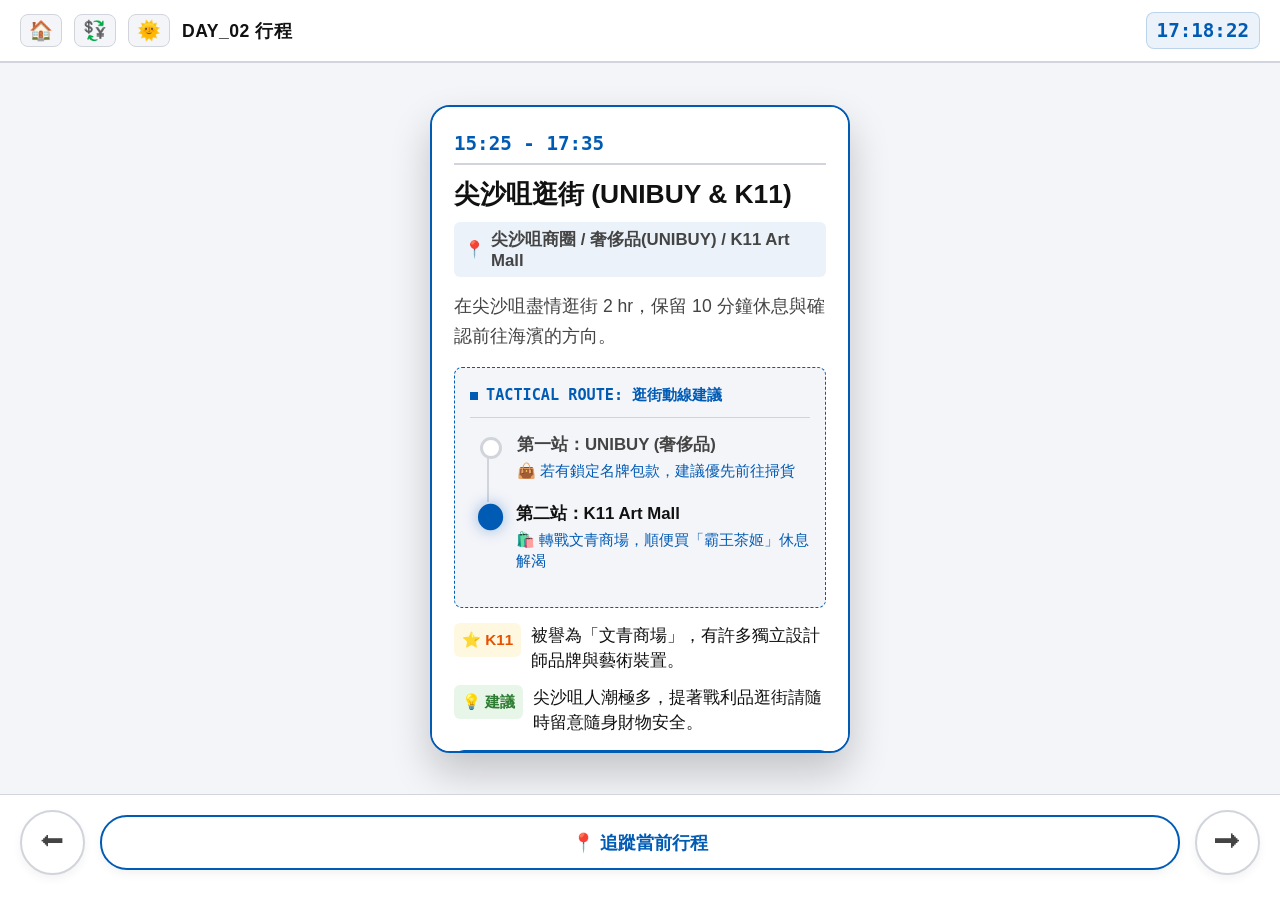
<file: HK/hk_day02.html>
<!DOCTYPE html>
<html lang="zh-TW">
<head>
    <meta charset="UTF-8">
    <meta name="viewport" content="width=device-width, initial-scale=1.0">
    <title>HKG_DAY_02 | 九龍半島行軍導覽</title>
    <style>
        :root {
            --bg-color: #f4f5f9;
            --text-main: #111111; 
            --text-sub: #444444;
            --tech-blue: #005bb5; 
            --tech-blue-light: rgba(0, 91, 181, 0.08);
            --card-bg: #ffffff;
            --border-color: #d1d5db;
            --tag-time: #e3f2fd;
            --tag-money: #fce4ec;
            --tag-star: #fff8e1;
            --tag-tip: #e8f5e9;
            --plan-b-bg: #fff3e0;
            --plan-b-border: #ffb74d;
        }

        /* 🌙 深色模式變數 */
        body.dark-mode {
            --bg-color: #121212; --text-main: #e0e0e0; --text-sub: #a0a0a0;
            --card-bg: #1e1e1e; --border-color: #333333;
            --tech-blue: #4da8da; --tech-blue-light: rgba(77, 168, 218, 0.15);
            --tag-time: #1a365d; --tag-money: #4a148c; --tag-star: #f57f17; --tag-tip: #1b5e20;
            --plan-b-bg: #3e2723; --plan-b-border: #ff9800;
        }

        body {
            background-color: var(--bg-color); color: var(--text-main);
            font-family: -apple-system, BlinkMacSystemFont, "Segoe UI", Roboto, sans-serif;
            margin: 0; padding: 0; height: 100vh; display: flex; flex-direction: column; overflow: hidden;
            transition: background-color 0.3s ease;
        }

        /* 頂部資訊列 */
        .sys-header {
            padding: 12px 20px; background: var(--card-bg); border-bottom: 2px solid var(--border-color);
            display: flex; justify-content: space-between; align-items: center; z-index: 20; position: relative;
            transition: background 0.3s ease, border-color 0.3s ease;
        }
        .header-left { display: flex; align-items: center; gap: 12px; }
        h1 { font-size: 1.1rem; font-weight: 800; margin: 0; color: var(--text-main); letter-spacing: 0.5px; }
        .theme-toggle { background: var(--bg-color); border: 1px solid var(--border-color); border-radius: 8px; font-size: 1.2rem; cursor: pointer; padding: 4px 8px; transition: all 0.2s; }
        .theme-toggle:active { transform: scale(0.9); }
        #live-clock { font-family: 'Consolas', monospace; font-size: 1.2rem; font-weight: 900; color: var(--tech-blue); background: var(--tech-blue-light); padding: 6px 10px; border-radius: 8px; border: 1px solid rgba(0, 91, 181, 0.2); }

        /* 💱 即時匯率面板 (浮動) */
        .currency-panel {
            position: absolute; top: 65px; left: 15px; background: var(--card-bg);
            border: 2px solid var(--tech-blue); border-radius: 12px; padding: 15px;
            box-shadow: 0 10px 30px rgba(0,0,0,0.2); z-index: 100;
            display: none; flex-direction: column; gap: 10px; width: 230px;
            transform-origin: top left; animation: scaleIn 0.2s ease-out forwards;
        }
        .currency-panel.show { display: flex; }
        .currency-panel input { padding: 10px; border: 1px solid var(--border-color); border-radius: 6px; font-size: 1.1rem; width: 100%; box-sizing: border-box; background: var(--bg-color); color: var(--text-main); font-weight: bold; }
        .currency-panel input:focus { outline: none; border-color: var(--tech-blue); }
        
        @keyframes scaleIn { from { opacity: 0; transform: scale(0.9); } to { opacity: 1; transform: scale(1); } }

        /* 卡牌疊放區 */
        .card-stack { flex-grow: 1; position: relative; display: flex; justify-content: center; align-items: center; perspective: 1000px; overflow: hidden; width: 100%; z-index: 1; }
        .card {
            position: absolute; width: 88%; max-width: 420px; height: 72vh; background: var(--card-bg);
            border: 2px solid var(--border-color); border-radius: 20px; padding: 25px 22px;
            box-shadow: 0 15px 35px rgba(0,0,0,0.1); display: flex; flex-direction: column; box-sizing: border-box;
            transition: transform 0.4s cubic-bezier(0.25, 0.8, 0.25, 1), opacity 0.4s ease, background 0.3s ease;
            opacity: 0; pointer-events: none; transform: translateX(100%) scale(0.9) rotate(4deg); overflow-y: auto; -webkit-overflow-scrolling: touch;
        }
        .card::-webkit-scrollbar { width: 4px; }
        .card::-webkit-scrollbar-thumb { background: var(--border-color); border-radius: 4px; }
        
        .card.active { opacity: 1; transform: translateX(0) scale(1) rotate(0deg); pointer-events: auto; border-color: var(--tech-blue); box-shadow: 0 20px 40px rgba(0, 0, 0, 0.2); z-index: 5; }
        .card.prev { transform: translateX(-100%) scale(0.9) rotate(-4deg); opacity: 0; z-index: 4; }

        /* 排版樣式 */
        .time { display: inline-block; font-family: 'Consolas', monospace; font-size: 1.2rem; font-weight: 800; color: var(--tech-blue); border-bottom: 2px solid var(--border-color); padding-bottom: 8px; margin-bottom: 12px; }
        .title { font-size: 1.65rem; font-weight: 800; margin: 0 0 10px 0; line-height: 1.35; color: var(--text-main); }
        .location-bar { display: flex; align-items: center; font-size: 1.05rem; font-weight: 700; color: var(--text-sub); margin-bottom: 15px; background: var(--tech-blue-light); padding: 6px 10px; border-radius: 6px; }
        .location-bar::before { content: '📍'; margin-right: 6px; }
        .desc { font-size: 1.1rem; color: var(--text-sub); margin: 0; line-height: 1.7; flex-grow: 1; }

        /* 🚀 戰術動線圖與時間軸 */
        .indoor-map { margin: 15px 0; background: var(--bg-color); border: 1px dashed var(--tech-blue); border-radius: 8px; padding: 15px; position: relative; }
        .indoor-map-title { font-family: 'Consolas', monospace; font-size: 0.95rem; color: var(--tech-blue); font-weight: bold; border-bottom: 1px solid rgba(0, 91, 181, 0.2); padding-bottom: 8px; margin-bottom: 15px; display: flex; align-items: center; gap: 8px; }
        .indoor-map-title::before { content: ''; display: inline-block; width: 8px; height: 8px; background: var(--tech-blue); animation: pulse 1.5s infinite; }
        .path-container { display: flex; flex-direction: column; position: relative; padding-left: 10px; }
        .path-node { display: flex; align-items: flex-start; gap: 15px; position: relative; padding-bottom: 20px; }
        .path-node:not(:last-child)::before { content: ''; position: absolute; left: 7px; top: 20px; bottom: 0; width: 2px; background: var(--border-color); }
        .p-dot { width: 16px; height: 16px; background: var(--card-bg); border: 3px solid var(--border-color); border-radius: 50%; z-index: 2; margin-top: 4px; }
        .path-node.active .p-dot { border-color: var(--tech-blue); background: var(--tech-blue); box-shadow: 0 0 12px rgba(0, 91, 181, 0.4); transform: scale(1.2); }
        .p-label { font-size: 1.05rem; font-weight: 600; color: var(--text-sub); line-height: 1.4; }
        .path-node.active .p-label { color: var(--text-main); font-weight: 800; }
        .p-sub { display: block; font-size: 0.95rem; font-weight: normal; color: var(--tech-blue); margin-top: 4px; }

        /* 標籤與備案 */
        .checklist { margin: 15px 0; padding: 12px 15px; background: var(--tech-blue-light); border: 1px solid var(--border-color); border-radius: 8px; }
        .checklist-title { font-weight: 800; color: var(--text-main); margin-bottom: 8px; font-size: 1.05rem; }
        .checklist label { display: flex; align-items: flex-start; margin-bottom: 8px; font-size: 1.05rem; color: var(--text-sub); line-height: 1.4;}
        .checklist input[type="checkbox"] { margin-right: 10px; width: 18px; height: 18px; margin-top: 3px; flex-shrink: 0;}

        .plan-b { margin-top: 15px; padding: 12px 15px; background: var(--plan-b-bg); border-left: 5px solid var(--plan-b-border); border-radius: 4px; font-size: 1.05rem; }
        .plan-b-title { font-weight: 800; color: #e65100; margin-bottom: 5px; font-size: 1.05rem; display: flex; align-items: center; gap: 6px; }

        .info-group { margin-top: 15px; display: flex; flex-direction: column; gap: 12px; }
        .tag-row { display: flex; align-items: flex-start; gap: 10px; }
        .tag { flex-shrink: 0; font-size: 0.95rem; font-weight: 800; padding: 4px 8px; border-radius: 6px; white-space: nowrap; }
        .tag-row p { margin: 0; font-size: 1.05rem; line-height: 1.5; color: var(--text-main); }
        .tag.t-time { background: var(--tag-time); color: #0277bd; }
        .tag.t-money { background: var(--tag-money); color: #c2185b; }
        .tag.t-star { background: var(--tag-star); color: #e65100; }
        .tag.t-tip { background: var(--tag-tip); color: #2e7d32; }

        body.dark-mode .tag.t-time { color: #81d4fa; }
        body.dark-mode .tag.t-money { color: #f48fb1; }
        body.dark-mode .tag.t-star { color: #ffcc80; }
        body.dark-mode .tag.t-tip { color: #a5d6a7; }

        /* 零流量 GPS 導航按鈕 */
        .nav-btn {
            display: flex; align-items: center; justify-content: center; width: 100%; padding: 14px 0;
            background: var(--card-bg); border: 2px solid var(--tech-blue); color: var(--tech-blue); border-radius: 10px;
            font-family: 'Consolas', monospace; font-size: 1.05rem; font-weight: 800; text-decoration: none;
            margin-top: 20px; transition: all 0.2s; gap: 8px; flex-shrink: 0;
        }
        .nav-btn:active { background: var(--tech-blue); color: #fff; transform: scale(0.98); }
        .nav-btn::before { content: '🗺️'; font-size: 1.2rem; }

        /* 底部操作按鈕 */
        .controls { padding: 15px 20px 25px 20px; display: flex; justify-content: space-between; align-items: center; background: var(--card-bg); border-top: 1px solid var(--border-color); z-index: 10; transition: background 0.3s ease; }
        .btn { width: 65px; height: 65px; border-radius: 50%; background: var(--card-bg); border: 2px solid var(--border-color); box-shadow: 0 4px 10px rgba(0,0,0,0.05); display: flex; justify-content: center; align-items: center; font-size: 1.6rem; color: var(--text-sub); cursor: pointer; transition: all 0.2s; -webkit-tap-highlight-color: transparent; }
        .btn:active { transform: scale(0.9); }
        .btn-center { flex-grow: 1; margin: 0 15px; height: 55px; border-radius: 27px; font-size: 1.15rem; border-color: var(--tech-blue); color: var(--tech-blue); font-weight: 800; }
        .btn-center:active { background: var(--tech-blue); color: #fff; }

        @keyframes pulse { 0%, 100% { opacity: 0.3; } 50% { opacity: 1; } }
    </style>
</head>
<body>

    <div class="sys-header">
        <div class="header-left">
            <a href="index.html?hub=1" class="theme-toggle" style="text-decoration: none; display: flex; align-items: center; justify-content: center;" title="回主選單大廳">🏠</a>
            <button class="theme-toggle" id="btn-currency" onclick="toggleCurrency()" title="開啟匯率換算">💱</button>
            <button class="theme-toggle" id="theme-btn" onclick="toggleTheme()" title="切換深淺色">🌞</button>
            <h1>DAY_02 行程</h1>
        </div>
        <span id="live-clock">00:00:00</span>

        <div id="currency-panel" class="currency-panel">
            <div style="font-size: 0.95rem; font-weight: 800; color: var(--tech-blue); border-bottom: 1px dashed var(--border-color); padding-bottom: 5px;">匯率換算 (HKD ➔ TWD)</div>
            <input type="number" id="hkd-input" placeholder="輸入 HKD 金額" oninput="calcCurrency()">
            <div style="display: flex; justify-content: space-between; align-items: baseline; margin-top: 5px;">
                <span style="font-size: 0.9rem; color: var(--text-sub);">約合台幣：</span>
                <span style="font-size: 1.3rem; font-weight: 900; color: #d93025; font-family: 'Consolas', monospace;"><span id="twd-output">0</span></span>
            </div>
            <small id="rate-display" style="color:var(--text-sub); text-align: right; font-size: 0.75rem; display: block; margin-top: 4px;">準備獲取即時網路匯率...</small>
        </div>
    </div>

    <div class="card-stack" id="stack" onclick="closeCurrencyPanel()">
        
        <div class="card" data-start="00:00" data-end="11:00">
            <span class="time">11:00 以前</span>
            <h3 class="title">起床與整備</h3>
            <div class="location-bar">灣仔英皇駿景酒店</div>
            <div class="desc">
                睡到自然醒，飯店休息梳洗 (約 1 hr)。準備開啟第二天的九龍半島之旅。
                <div class="checklist">
                    <div class="checklist-title">出門前檢核：</div>
                    <label><input type="checkbox"> 充飽電的行動電源與傳輸線</label>
                    <label><input type="checkbox"> 實體八達通卡</label>
                    <label><input type="checkbox"> 港幣現金 (傳統茶樓/大排檔可能只收現)</label>
                </div>
            </div>
        </div>

        <div class="card" data-start="11:00" data-end="11:45">
            <span class="time">11:00 - 11:45</span>
            <h3 class="title">出發前往旺角</h3>
            <div class="location-bar">地鐵：灣仔站 ➔ 旺角站 (E2 出口)</div>
            <div class="desc">
                包含步行前往地鐵、搭車(約 25 min)與出站尋找目標(緩衝 10 min)。
                
                <div class="indoor-map">
                    <div class="indoor-map-title">TACTICAL ROUTE: 港鐵過海轉乘</div>
                    <div class="path-container">
                        <div class="path-node">
                            <div class="p-dot"></div>
                            <div class="p-label">港島線 (藍線)・灣仔站上車</div>
                        </div>
                        <div class="path-node active">
                            <div class="p-dot"></div>
                            <div class="p-label">
                                於「金鐘站」下車轉乘
                                <span class="p-sub">🚶 走到對面月台，換乘【荃灣線 (紅線)】往荃灣方向</span>
                            </div>
                        </div>
                        <div class="path-node">
                            <div class="p-dot"></div>
                            <div class="p-label">
                                抵達「旺角站」
                                <span class="p-sub">📍 從 E2 出口出站，準備前往倫敦大酒樓</span>
                            </div>
                        </div>
                    </div>
                </div>

                <div class="info-group">
                    <div class="tag-row"><span class="tag t-money">💰 港鐵車資</span><p>過海段 (灣仔 ➔ 旺角)：單人八達通約 $12 HKD。</p></div>
                </div>
            </div>
        </div>

        <div class="card" data-start="11:45" data-end="12:55">
            <span class="time">11:45 - 12:55</span>
            <h3 class="title">倫敦大酒樓 (早午餐)</h3>
            <div class="location-bar">旺角彌敦道612號 (好望角大廈)</div>
            <div class="desc">
                體驗香港老字號「懷舊推車飲茶」文化，用餐預抓 1 hr，餐後預留 10 分鐘結帳與整裝。
                <div class="info-group">
                    <div class="tag-row"><span class="tag t-star">⭐ 推薦</span><p>蝦餃、燒賣、腸粉。看到有阿姨推著點心車經過，直接拿著點心卡過去選！</p></div>
                    <div class="tag-row"><span class="tag t-tip">💡 建議</span><p>入座後服務生會問你要喝什麼茶（香片、普洱等）。餐具送上來時，會附上一盆熱水，那是讓你燙洗碗筷用的，別喝掉了！</p></div>
                </div>
            </div>
            <a href="http://googleusercontent.com/maps.google.com/?q=倫敦大酒樓" target="_blank" class="nav-btn">開啟 GPS 導航至酒樓</a>
        </div>

        <div class="card" data-start="12:55" data-end="14:30">
            <span class="time">12:55 - 14:30</span>
            <h3 class="title">432Hz 與花園街逛街</h3>
            <div class="location-bar">旺角花園街 (波鞋街商圈)</div>
            <div class="desc">
                從酒樓步行約 5-8 min。抵達後逛街預計 1 hr，逛完保留 10 分鐘整理行蹤。
                <div class="info-group">
                    <div class="tag-row"><span class="tag t-star">⭐ 推薦</span><p>此區為潮流服飾與球鞋重鎮 (波鞋街)。逛累了可順便買杯「霸王茶姬」邊走邊喝。</p></div>
                    <div class="tag-row"><span class="tag t-time">⏱ 耗時</span><p>這區人潮極多，請注意隨身物品安全，並控制購物時間以免耽誤後續行程。</p></div>
                </div>
            </div>
            <a href="http://googleusercontent.com/maps.google.com/?q=旺角花園街" target="_blank" class="nav-btn">開啟 GPS 導航至 432Hz</a>
        </div>

        <div class="card" data-start="14:30" data-end="14:55">
            <span class="time">14:30 - 14:55</span>
            <h3 class="title">嘉多娜餅屋 (點心)</h3>
            <div class="location-bar">旺角碧街 / 廣華街周邊</div>
            <div class="desc">
                從花園街步行過去約 10 min，排隊購買預留 10 min 緩衝。
                <div class="info-group">
                    <div class="tag-row"><span class="tag t-star">⭐ 推薦必買</span><p>鎮店之寶：<b>「法式布丁包」</b>！外層是法國麵包的酥脆，裡面是濃郁滑順的布丁液，剛出爐超級美味。</p></div>
                </div>
                <div class="plan-b">
                    <div class="plan-b-title">⚠️ 排隊對策</div>
                    布丁包非常熱門，出爐時間往往大排長龍。若排隊太長，可先買其他麵包墊胃，或晚上再來碰運氣。
                </div>
            </div>
            <a href="http://googleusercontent.com/maps.google.com/?q=嘉多娜餅屋" target="_blank" class="nav-btn">開啟 GPS 導航至嘉多娜</a>
        </div>

        <div class="card" data-start="14:55" data-end="15:25">
            <span class="time">14:55 - 15:25</span>
            <h3 class="title">移動至尖沙咀</h3>
            <div class="location-bar">地鐵：旺角站/油麻地站 ➔ 尖沙咀站</div>
            <div class="desc">
                搭乘地鐵轉移戰線，出站後預留 10 分鐘緩衝定位。
                <div class="indoor-map">
                    <div class="indoor-map-title">TACTICAL ROUTE: 荃灣線南下</div>
                    <div class="path-container">
                        <div class="path-node">
                            <div class="p-dot"></div>
                            <div class="p-label">尋找最近的旺角或油麻地站入口</div>
                        </div>
                        <div class="path-node active">
                            <div class="p-dot"></div>
                            <div class="p-label">
                                搭乘 荃灣線 (紅線)
                                <span class="p-sub">🚇 往「中環」方向搭乘</span>
                            </div>
                        </div>
                        <div class="path-node">
                            <div class="p-dot"></div>
                            <div class="p-label">
                                抵達「尖沙咀站」
                                <span class="p-sub">📍 出站準備前往 K11 Art Mall</span>
                            </div>
                        </div>
                    </div>
                </div>

                <div class="info-group">
                    <div class="tag-row"><span class="tag t-money">💰 港鐵車資</span><p>市區段 (旺角 ➔ 尖沙咀)：單人八達通約 $5 HKD。</p></div>
                </div>
            </div>
        </div>

        <div class="card" data-start="15:25" data-end="17:35">
            <span class="time">15:25 - 17:35</span>
            <h3 class="title">尖沙咀逛街 (UNIBUY & K11)</h3>
            <div class="location-bar">尖沙咀商圈 / 奢侈品(UNIBUY) / K11 Art Mall</div>
            <div class="desc">
                在尖沙咀盡情逛街 2 hr，保留 10 分鐘休息與確認前往海濱的方向。

                <div class="indoor-map">
                    <div class="indoor-map-title">TACTICAL ROUTE: 逛街動線建議</div>
                    <div class="path-container">
                        <div class="path-node">
                            <div class="p-dot"></div>
                            <div class="p-label">第一站：UNIBUY (奢侈品)
                                <span class="p-sub">👜 若有鎖定名牌包款，建議優先前往掃貨</span>
                            </div>
                        </div>
                        <div class="path-node active">
                            <div class="p-dot"></div>
                            <div class="p-label">
                                第二站：K11 Art Mall
                                <span class="p-sub">🛍️ 轉戰文青商場，順便買「霸王茶姬」休息解渴</span>
                            </div>
                        </div>
                    </div>
                </div>

                <div class="info-group">
                    <div class="tag-row"><span class="tag t-star">⭐ K11</span><p>被譽為「文青商場」，有許多獨立設計師品牌與藝術裝置。</p></div>
                    <div class="tag-row"><span class="tag t-tip">💡 建議</span><p>尖沙咀人潮極多，提著戰利品逛街請隨時留意隨身財物安全。</p></div>
                </div>
            </div>
            
            <div style="display: flex; flex-direction: column; gap: 10px; margin-top: 15px; flex-shrink: 0;">
                <a href="https://maps.google.com/?q=UNIBUY+尖沙咀" target="_blank" class="nav-btn" style="margin-top: 0;">開啟 GPS 導航至 UNIBUY</a>
                <a href="https://maps.google.com/?q=K11+Art+Mall" target="_blank" class="nav-btn" style="margin-top: 0; border-color: #515154; color: #515154;">開啟 GPS 導航至 K11</a>
            </div>
        </div>

        <div class="card" data-start="17:35" data-end="19:10">
            <span class="time">17:35 - 19:10</span>
            <h3 class="title">星光大道與維多利亞港</h3>
            <div class="location-bar">尖沙咀海濱長廊</div>
            <div class="desc">
                往維港海濱方向散步，找定拍照點，欣賞無敵海景 1 hr。
                <div class="info-group">
                    <div class="tag-row"><span class="tag t-star">⭐ 必看亮點</span><p>香港電影金像獎女神銅像、李小龍銅像、梅艷芳銅像，以及地上的名人手印。</p></div>
                    <div class="tag-row"><span class="tag t-time">⏱ 時間點</span><p>這個時間過去剛好可以從「黃昏夕陽」一路看到建築物亮起「維多利亞港百萬夜景」，是最棒的觀賞時機。</p></div>
                </div>
            </div>
            <a href="http://googleusercontent.com/maps.google.com/?q=星光大道" target="_blank" class="nav-btn">開啟 GPS 導航至海濱</a>
        </div>

        <div class="card" data-start="19:10" data-end="19:35">
            <span class="time">19:10 - 19:35</span>
            <h3 class="title">重返旺角 (前往晚餐)</h3>
            <div class="location-bar">地鐵：尖沙咀站 ➔ 旺角站</div>
            <div class="desc">
                告別海港，搭乘地鐵回旺角 (車程約 15 min)，出站後步行至通菜街 (緩衝 10 min)。
                <div class="indoor-map">
                    <div class="indoor-map-title">TACTICAL ROUTE: 荃灣線北上</div>
                    <div class="path-container">
                        <div class="path-node">
                            <div class="p-dot"></div>
                            <div class="p-label">步行至地鐵尖沙咀站</div>
                        </div>
                        <div class="path-node active">
                            <div class="p-dot"></div>
                            <div class="p-label">
                                搭乘 荃灣線 (紅線)
                                <span class="p-sub">🚇 往「荃灣」方向搭乘</span>
                            </div>
                        </div>
                        <div class="path-node">
                            <div class="p-dot"></div>
                            <div class="p-label">
                                抵達「旺角站」
                                <span class="p-sub">📍 準備步行前往女人街 (通菜街) 尋店</span>
                            </div>
                        </div>
                    </div>
                </div>

                <div class="info-group">
                    <div class="tag-row"><span class="tag t-money">💰 港鐵車資</span><p>市區段 (尖沙咀 ➔ 旺角)：單人八達通約 $5 HKD。</p></div>
                </div>
            </div>
        </div>

        <div class="card" data-start="19:35" data-end="20:45">
            <span class="time">19:35 - 20:45</span>
            <h3 class="title">女人街食飯公司</h3>
            <div class="location-bar">旺角通菜街1A-1L威達商業大廈</div>
            <div class="desc">
                體驗最道地的「港式大排檔」熱炒風情，用餐 1 hr，餐後緩衝 10 分鐘。
                <div class="info-group">
                    <div class="tag-row"><span class="tag t-star">⭐ 環境特色</span><p>店內裝潢完全神還原香港80年代的霓虹燈街頭、大牌檔折疊桌與綠色鐵皮屋，超級適合拍照打卡！</p></div>
                    <div class="tag-row"><span class="tag t-money">💰 推薦必點</span><p>避風塘炒蟹、黑松露鮮蝦多士、沙爹牛肉粉絲煲。</p></div>
                </div>
            </div>
            <a href="http://googleusercontent.com/maps.google.com/?q=女人街食飯公司" target="_blank" class="nav-btn">開啟 GPS 導航至餐廳</a>
        </div>

        <div class="card" data-start="20:45" data-end="21:15">
            <span class="time">20:45 - 21:15</span>
            <h3 class="title">迪士尼備糧 (戰略採買)</h3>
            <div class="location-bar">旺角周邊麵包店 / 嘉多娜餅屋</div>
            <div class="desc">
                <b>【明日戰略重點】</b>：買好明天去迪士尼要在門口排隊時吃的早餐！
                <div class="checklist">
                    <div class="checklist-title">採買檢核表：</div>
                    <label><input type="checkbox"> 方便攜帶、不會壞的麵包 (2人份)</label>
                    <label><input type="checkbox"> 瓶裝水或飲料 (迪士尼內水很貴)</label>
                </div>
                <div class="info-group">
                    <div class="tag-row"><span class="tag t-tip">💡 建議</span><p>若下午沒買到嘉多娜布丁包，現在可以去碰碰運氣；若打烊了，隨便找一間連鎖西餅店 (如美心、東海堂) 買明天的麵包即可，買完後步行前往地鐵站。</p></div>
                </div>
            </div>
        </div>

        <div class="card" data-start="21:15" data-end="21:55">
            <span class="time">21:15 - 21:55</span>
            <h3 class="title">佳佳甜品 (外帶宵夜)</h3>
            <div class="location-bar">佐敦白加士街29號</div>
            <div class="desc">
                從旺角搭地鐵至「佐敦站 (A出口)」，買份糖水回飯店當宵夜。
                <div class="info-group">
                    <div class="tag-row"><span class="tag t-money">💰 港鐵車資</span><p>市區段 (旺角 ➔ 佐敦)：單人八達通約 $5 HKD。</p></div>
                    <div class="tag-row"><span class="tag t-star">⭐ 推薦</span><p>連續多年獲米其林推薦！必點：<b>「芝麻糊」</b>(極致濃郁) 與<b>「寧波薑汁湯圓」</b>。</p></div>
                    <div class="tag-row"><span class="tag t-time">⏱ 耗時</span><p>店內通常客滿，選擇「外帶 (Takeaway)」速度會快非常多，買完後預留 10 分鐘準備回程。</p></div>
                </div>
            </div>
            <a href="http://googleusercontent.com/maps.google.com/?q=佳佳甜品" target="_blank" class="nav-btn">開啟 GPS 導航至佳佳</a>
        </div>

        <div class="card" data-start="21:55" data-end="23:59">
            <span class="time">21:55 - 23:59</span>
            <h3 class="title">滿載而歸 (回飯店)</h3>
            <div class="location-bar">地鐵：佐敦站 ➔ 灣仔站</div>
            <div class="desc">
                提著甜品與明天迪士尼的裝備，搭車過海回飯店，結束充實的第二天！
                <div class="indoor-map">
                    <div class="indoor-map-title">TACTICAL ROUTE: 返回英皇駿景酒店</div>
                    <div class="path-container">
                        <div class="path-node">
                            <div class="p-dot"></div>
                            <div class="p-label">佐敦站 搭乘 荃灣線 (紅線) 南下</div>
                        </div>
                        <div class="path-node active">
                            <div class="p-dot"></div>
                            <div class="p-label">
                                於「金鐘站」下車轉乘
                                <span class="p-sub">🚶 換乘【港島線 (藍線)】往柴灣方向</span>
                            </div>
                        </div>
                        <div class="path-node">
                            <div class="p-dot"></div>
                            <div class="p-label">
                                抵達「灣仔站」
                                <span class="p-sub">📍 出站步行回飯店，享用甜品宵夜。</span>
                            </div>
                        </div>
                    </div>
                </div>

                <div class="info-group">
                    <div class="tag-row"><span class="tag t-money">💰 港鐵車資</span><p>過海段 (佐敦 ➔ 灣仔)：單人八達通約 $12 HKD。</p></div>
                </div>
            </div>
            <a href="http://googleusercontent.com/maps.google.com/?q=英皇駿景酒店" target="_blank" class="nav-btn">開啟 GPS 導航回飯店</a>
        </div>

    </div>

    <div class="controls">
        <button class="btn" id="btn-prev" title="上一個行程">⬅</button>
        <button class="btn btn-center" id="btn-now">📍 追蹤當前行程</button>
        <button class="btn" id="btn-next" title="下一個行程">➡</button>
    </div>

    <script>
        const cards = document.querySelectorAll('.card');
        const stack = document.getElementById('stack');
        const currencyPanel = document.getElementById('currency-panel');
        let currentIndex = 0;

        // --- 💱 即時網路匯率核心邏輯 ---
        let currentRate = 4.1; // 預設安全匯率
        let isRateFetched = false;

        async function fetchRealTimeRate() {
            if (isRateFetched) return; 
            
            const rateDisplay = document.getElementById('rate-display');
            rateDisplay.textContent = '🔄 正在獲取最新網路匯率...';
            rateDisplay.style.color = 'var(--tech-blue)';

            try {
                const response = await fetch('https://open.er-api.com/v6/latest/HKD');
                const data = await response.json();

                if (data && data.rates && data.rates.TWD) {
                    currentRate = data.rates.TWD; 
                    isRateFetched = true;
                    rateDisplay.textContent = `✅ 最新匯率 1 HKD = ${currentRate.toFixed(2)} TWD`;
                    rateDisplay.style.color = '#2e7d32'; 
                    calcCurrency(); 
                } else {
                    throw new Error("API 格式不符");
                }
            } catch (error) {
                console.error("即時匯率抓取失敗，退回預設值：", error);
                rateDisplay.textContent = `⚠️ 處於離線狀態，使用預設匯率 1 : 4.1`;
                rateDisplay.style.color = '#d93025'; 
            }
        }

        function toggleCurrency() {
            currencyPanel.classList.toggle('show');
            if(currencyPanel.classList.contains('show')) {
                document.getElementById('hkd-input').focus();
                fetchRealTimeRate(); 
            }
        }
        
        function closeCurrencyPanel() {
            if(currencyPanel.classList.contains('show')) {
                currencyPanel.classList.remove('show');
            }
        }

        function calcCurrency() {
            const hkd = document.getElementById('hkd-input').value;
            document.getElementById('twd-output').textContent = hkd ? Math.round(hkd * currentRate) : 0;
        }

        // --- 核心導覽邏輯 ---
        function timeToMins(timeStr) {
            let parts = timeStr.split(':');
            return parseInt(parts[0], 10) * 60 + parseInt(parts[1], 10);
        }

        function updateSystemData() {
            const now = new Date();
            const timeString = String(now.getHours()).padStart(2, '0') + ':' + 
                               String(now.getMinutes()).padStart(2, '0') + ':' + 
                               String(now.getSeconds()).padStart(2, '0');
            document.getElementById('live-clock').textContent = timeString;
        }

        function getActiveIndexByTime() {
            const now = new Date();
            const nowMins = now.getHours() * 60 + now.getMinutes();
            let targetIndex = cards.length - 1; 
            for (let i = 0; i < cards.length; i++) {
                if (nowMins >= timeToMins(cards[i].dataset.start) && nowMins < timeToMins(cards[i].dataset.end)) {
                    targetIndex = i; break;
                }
            }
            return targetIndex;
        }

        function renderCards() {
            cards.forEach((card, index) => {
                card.classList.remove('active', 'prev');
                if (index === currentIndex) { card.classList.add('active'); card.scrollTop = 0; } 
                else if (index < currentIndex) { card.classList.add('prev'); }
            });
            closeCurrencyPanel();
        }

        function goNext() { if (currentIndex < cards.length - 1) { currentIndex++; renderCards(); } }
        function goPrev() { if (currentIndex > 0) { currentIndex--; renderCards(); } }
        function jumpToNow() { currentIndex = getActiveIndexByTime(); renderCards(); }

        document.getElementById('btn-next').addEventListener('click', goNext);
        document.getElementById('btn-prev').addEventListener('click', goPrev);
        document.getElementById('btn-now').addEventListener('click', jumpToNow);

        // 滑動偵測
        let touchStartX = 0, touchStartY = 0;
        stack.addEventListener('touchstart', e => { touchStartX = e.changedTouches[0].screenX; touchStartY = e.changedTouches[0].screenY; }, {passive: true});
        stack.addEventListener('touchend', e => {
            let diffX = touchStartX - e.changedTouches[0].screenX;
            let diffY = Math.abs(touchStartY - e.changedTouches[0].screenY);
            if (diffY > Math.abs(diffX) && diffY > 50) return;
            if (diffX > 50) goNext(); else if (diffX < -50) goPrev();
        }, {passive: true});

        updateSystemData(); setInterval(updateSystemData, 1000); jumpToNow();

        // --- 🌙 深色模式邏輯 ---
        function toggleTheme() {
            document.body.classList.toggle('dark-mode');
            const btn = document.getElementById('theme-btn');
            btn.textContent = document.body.classList.contains('dark-mode') ? '🌜' : '🌞';
            closeCurrencyPanel();
        }
    </script>
</body>
</html>
</file>
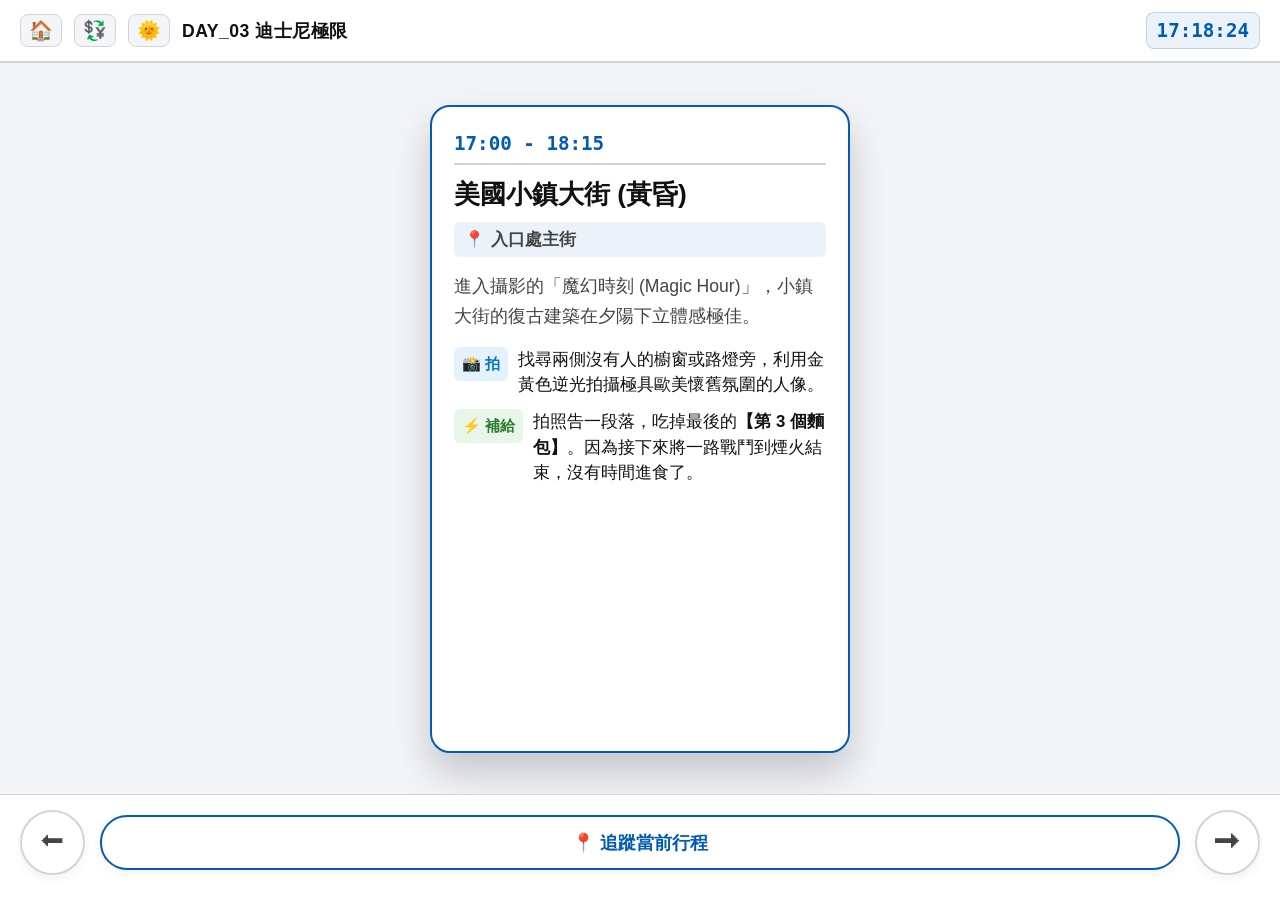
<file: HK/hk_day03.html>
<!DOCTYPE html>
<html lang="zh-TW">
<head>
    <meta charset="UTF-8">
    <meta name="viewport" content="width=device-width, initial-scale=1.0">
    <title>HKG_DAY_03 | 迪士尼極限戰鬥行程</title>
    <style>
        :root {
            --bg-color: #f4f5f9;
            --text-main: #111111; 
            --text-sub: #444444;
            --tech-blue: #005bb5; 
            --tech-blue-light: rgba(0, 91, 181, 0.08);
            --card-bg: #ffffff;
            --border-color: #d1d5db;
            --tag-time: #e3f2fd;
            --tag-money: #fce4ec;
            --tag-star: #fff8e1;
            --tag-tip: #e8f5e9;
            --plan-b-bg: #fff3e0;
            --plan-b-border: #ffb74d;
        }

        /* 🌙 深色模式變數 */
        body.dark-mode {
            --bg-color: #121212; --text-main: #e0e0e0; --text-sub: #a0a0a0;
            --card-bg: #1e1e1e; --border-color: #333333;
            --tech-blue: #4da8da; --tech-blue-light: rgba(77, 168, 218, 0.15);
            --tag-time: #1a365d; --tag-money: #4a148c; --tag-star: #f57f17; --tag-tip: #1b5e20;
            --plan-b-bg: #3e2723; --plan-b-border: #ff9800;
        }

        body {
            background-color: var(--bg-color); color: var(--text-main);
            font-family: -apple-system, BlinkMacSystemFont, "Segoe UI", Roboto, sans-serif;
            margin: 0; padding: 0; height: 100vh; display: flex; flex-direction: column; overflow: hidden;
            transition: background-color 0.3s ease;
        }

        /* 頂部資訊列 */
        .sys-header {
            padding: 12px 20px; background: var(--card-bg); border-bottom: 2px solid var(--border-color);
            display: flex; justify-content: space-between; align-items: center; z-index: 20; position: relative;
            transition: background 0.3s ease, border-color 0.3s ease;
        }
        .header-left { display: flex; align-items: center; gap: 12px; }
        h1 { font-size: 1.1rem; font-weight: 800; margin: 0; color: var(--text-main); letter-spacing: 0.5px; }
        .theme-toggle { background: var(--bg-color); border: 1px solid var(--border-color); border-radius: 8px; font-size: 1.2rem; cursor: pointer; padding: 4px 8px; transition: all 0.2s; }
        .theme-toggle:active { transform: scale(0.9); }
        #live-clock { font-family: 'Consolas', monospace; font-size: 1.2rem; font-weight: 900; color: var(--tech-blue); background: var(--tech-blue-light); padding: 6px 10px; border-radius: 8px; border: 1px solid rgba(0, 91, 181, 0.2); }

        /* 💱 即時匯率面板 (浮動) */
        .currency-panel {
            position: absolute; top: 65px; left: 15px; background: var(--card-bg);
            border: 2px solid var(--tech-blue); border-radius: 12px; padding: 15px;
            box-shadow: 0 10px 30px rgba(0,0,0,0.2); z-index: 100;
            display: none; flex-direction: column; gap: 10px; width: 230px;
            transform-origin: top left; animation: scaleIn 0.2s ease-out forwards;
        }
        .currency-panel.show { display: flex; }
        .currency-panel input { padding: 10px; border: 1px solid var(--border-color); border-radius: 6px; font-size: 1.1rem; width: 100%; box-sizing: border-box; background: var(--bg-color); color: var(--text-main); font-weight: bold; }
        .currency-panel input:focus { outline: none; border-color: var(--tech-blue); }
        
        @keyframes scaleIn { from { opacity: 0; transform: scale(0.9); } to { opacity: 1; transform: scale(1); } }

        /* 卡牌疊放區 */
        .card-stack { flex-grow: 1; position: relative; display: flex; justify-content: center; align-items: center; perspective: 1000px; overflow: hidden; width: 100%; z-index: 1; }
        .card {
            position: absolute; width: 88%; max-width: 420px; height: 72vh; background: var(--card-bg);
            border: 2px solid var(--border-color); border-radius: 20px; padding: 25px 22px;
            box-shadow: 0 15px 35px rgba(0,0,0,0.1); display: flex; flex-direction: column; box-sizing: border-box;
            transition: transform 0.4s cubic-bezier(0.25, 0.8, 0.25, 1), opacity 0.4s ease, background 0.3s ease;
            opacity: 0; pointer-events: none; transform: translateX(100%) scale(0.9) rotate(4deg); overflow-y: auto; -webkit-overflow-scrolling: touch;
        }
        .card::-webkit-scrollbar { width: 4px; }
        .card::-webkit-scrollbar-thumb { background: var(--border-color); border-radius: 4px; }
        
        .card.active { opacity: 1; transform: translateX(0) scale(1) rotate(0deg); pointer-events: auto; border-color: var(--tech-blue); box-shadow: 0 20px 40px rgba(0, 0, 0, 0.2); z-index: 5; }
        .card.prev { transform: translateX(-100%) scale(0.9) rotate(-4deg); opacity: 0; z-index: 4; }

        /* 排版樣式 */
        .time { display: inline-block; font-family: 'Consolas', monospace; font-size: 1.2rem; font-weight: 800; color: var(--tech-blue); border-bottom: 2px solid var(--border-color); padding-bottom: 8px; margin-bottom: 12px; }
        .title { font-size: 1.65rem; font-weight: 800; margin: 0 0 10px 0; line-height: 1.35; color: var(--text-main); }
        .location-bar { display: flex; align-items: center; font-size: 1.05rem; font-weight: 700; color: var(--text-sub); margin-bottom: 15px; background: var(--tech-blue-light); padding: 6px 10px; border-radius: 6px; }
        .location-bar::before { content: '📍'; margin-right: 6px; }
        .desc { font-size: 1.1rem; color: var(--text-sub); margin: 0; line-height: 1.7; flex-grow: 1; }

        /* 🚀 戰術動線圖與時間軸 */
        .indoor-map { margin: 15px 0; background: var(--bg-color); border: 1px dashed var(--tech-blue); border-radius: 8px; padding: 15px; position: relative; }
        .indoor-map-title { font-family: 'Consolas', monospace; font-size: 0.95rem; color: var(--tech-blue); font-weight: bold; border-bottom: 1px solid rgba(0, 91, 181, 0.2); padding-bottom: 8px; margin-bottom: 15px; display: flex; align-items: center; gap: 8px; }
        .indoor-map-title::before { content: ''; display: inline-block; width: 8px; height: 8px; background: var(--tech-blue); animation: pulse 1.5s infinite; }
        .path-container { display: flex; flex-direction: column; position: relative; padding-left: 10px; }
        .path-node { display: flex; align-items: flex-start; gap: 15px; position: relative; padding-bottom: 20px; }
        .path-node:not(:last-child)::before { content: ''; position: absolute; left: 7px; top: 20px; bottom: 0; width: 2px; background: var(--border-color); }
        .p-dot { width: 16px; height: 16px; background: var(--card-bg); border: 3px solid var(--border-color); border-radius: 50%; z-index: 2; margin-top: 4px; }
        .path-node.active .p-dot { border-color: var(--tech-blue); background: var(--tech-blue); box-shadow: 0 0 12px rgba(0, 91, 181, 0.4); transform: scale(1.2); }
        .p-label { font-size: 1.05rem; font-weight: 600; color: var(--text-sub); line-height: 1.4; }
        .path-node.active .p-label { color: var(--text-main); font-weight: 800; }
        .p-sub { display: block; font-size: 0.95rem; font-weight: normal; color: var(--tech-blue); margin-top: 4px; }

        /* 標籤與備案 */
        .checklist { margin: 15px 0; padding: 12px 15px; background: var(--tech-blue-light); border: 1px solid var(--border-color); border-radius: 8px; }
        .checklist-title { font-weight: 800; color: var(--text-main); margin-bottom: 8px; font-size: 1.05rem; }
        .checklist label { display: flex; align-items: flex-start; margin-bottom: 8px; font-size: 1.05rem; color: var(--text-sub); line-height: 1.4;}
        .checklist input[type="checkbox"] { margin-right: 10px; width: 18px; height: 18px; margin-top: 3px; flex-shrink: 0;}

        .plan-b { margin-top: 15px; padding: 12px 15px; background: var(--plan-b-bg); border-left: 5px solid var(--plan-b-border); border-radius: 4px; font-size: 1.05rem; }
        .plan-b-title { font-weight: 800; color: #e65100; margin-bottom: 5px; font-size: 1.05rem; display: flex; align-items: center; gap: 6px; }

        .info-group { margin-top: 15px; display: flex; flex-direction: column; gap: 12px; }
        .tag-row { display: flex; align-items: flex-start; gap: 10px; }
        .tag { flex-shrink: 0; font-size: 0.95rem; font-weight: 800; padding: 4px 8px; border-radius: 6px; white-space: nowrap; }
        .tag-row p { margin: 0; font-size: 1.05rem; line-height: 1.5; color: var(--text-main); }
        .tag.t-time { background: var(--tag-time); color: #0277bd; }
        .tag.t-money { background: var(--tag-money); color: #c2185b; }
        .tag.t-star { background: var(--tag-star); color: #e65100; }
        .tag.t-tip { background: var(--tag-tip); color: #2e7d32; }

        body.dark-mode .tag.t-time { color: #81d4fa; }
        body.dark-mode .tag.t-money { color: #f48fb1; }
        body.dark-mode .tag.t-star { color: #ffcc80; }
        body.dark-mode .tag.t-tip { color: #a5d6a7; }

        /* 底部操作按鈕 */
        .controls { padding: 15px 20px 25px 20px; display: flex; justify-content: space-between; align-items: center; background: var(--card-bg); border-top: 1px solid var(--border-color); z-index: 10; transition: background 0.3s ease; }
        .btn { width: 65px; height: 65px; border-radius: 50%; background: var(--card-bg); border: 2px solid var(--border-color); box-shadow: 0 4px 10px rgba(0,0,0,0.05); display: flex; justify-content: center; align-items: center; font-size: 1.6rem; color: var(--text-sub); cursor: pointer; transition: all 0.2s; -webkit-tap-highlight-color: transparent; }
        .btn:active { transform: scale(0.9); }
        .btn-center { flex-grow: 1; margin: 0 15px; height: 55px; border-radius: 27px; font-size: 1.15rem; border-color: var(--tech-blue); color: var(--tech-blue); font-weight: 800; }
        .btn-center:active { background: var(--tech-blue); color: #fff; }

        @keyframes pulse { 0%, 100% { opacity: 0.3; } 50% { opacity: 1; } }
    </style>
</head>
<body>

    <div class="sys-header">
        <div class="header-left">
            <a href="index.html?hub=1" class="theme-toggle" style="text-decoration: none; display: flex; align-items: center; justify-content: center;" title="回主選單大廳">🏠</a>
            <button class="theme-toggle" id="btn-currency" onclick="toggleCurrency()" title="開啟匯率換算">💱</button>
            <button class="theme-toggle" id="theme-btn" onclick="toggleTheme()" title="切換深淺色">🌞</button>
            <h1>DAY_03 迪士尼極限</h1>
        </div>
        <span id="live-clock">00:00:00</span>

        <div id="currency-panel" class="currency-panel">
            <div style="font-size: 0.95rem; font-weight: 800; color: var(--tech-blue); border-bottom: 1px dashed var(--border-color); padding-bottom: 5px;">匯率換算 (HKD ➔ TWD)</div>
            <input type="number" id="hkd-input" placeholder="輸入 HKD 金額" oninput="calcCurrency()">
            <div style="display: flex; justify-content: space-between; align-items: baseline; margin-top: 5px;">
                <span style="font-size: 0.9rem; color: var(--text-sub);">約合台幣：</span>
                <span style="font-size: 1.3rem; font-weight: 900; color: #d93025; font-family: 'Consolas', monospace;"><span id="twd-output">0</span></span>
            </div>
            <small id="rate-display" style="color:var(--text-sub); text-align: right; font-size: 0.75rem; display: block; margin-top: 4px;">準備獲取即時網路匯率...</small>
        </div>
    </div>

    <div class="card-stack" id="stack" onclick="closeCurrencyPanel()">
        
        <div class="card" data-start="00:00" data-end="08:30">
            <span class="time">07:40 - 08:30</span>
            <h3 class="title">整備與戰術機動</h3>
            <div class="location-bar">灣仔英皇駿景酒店 ➔ 迪士尼大門</div>
            <div class="desc">
                極限戰鬥開始！強烈建議叫 Uber 或計程車直達，車程約 35-40 分鐘，在車上爭取時間補眠。
                <div class="checklist">
                    <div class="checklist-title">🎒 戰備物資最終確認：</div>
                    <label><input type="checkbox"> 3 個預先買好的麵包 (極重要，園區餐廳耗時太長)</label>
                    <label><input type="checkbox"> 足夠的飲用水 (園內水極貴)</label>
                    <label><input type="checkbox"> 充飽的行動電源與線材</label>
                </div>
                <div class="info-group">
                    <div class="tag-row"><span class="tag t-money">💰 的士/Uber</span><p>單趟預估約 $250 HKD (雙人均攤約 $125 HKD)。若搭港鐵需轉乘 3 次，建議直接叫車保留體力。</p></div>
                </div>
            </div>
        </div>

        <div class="card" data-start="08:30" data-end="09:00">
            <span class="time">08:30 - 09:00</span>
            <h3 class="title">安檢突破與提早入園</h3>
            <div class="location-bar">迪士尼正門安檢區</div>
            <div class="desc">
                抵達大門後立刻進行包包安檢，準備出示「提早入園憑證」。這完整的<b>黃金 1 小時</b>（通常比正式開園早一小時）是拉開與一般遊客差距的絕對關鍵！
                <div class="plan-b">
                    <div class="plan-b-title">⚠️ 安檢注意事項</div>
                    包包所有拉鍊請先全開。自拍棒若超過規定長度可能會被關切，腳架嚴禁入園。
                </div>
                <div class="info-group">
                    <div class="tag-row"><span class="tag t-tip">⚡ 補給</span><p>排隊等待安檢的空檔，立刻吞下<b>【第 1 個麵包】</b>補充體力。</p></div>
                </div>
            </div>
        </div>

        <div class="card" data-start="09:00" data-end="10:00">
            <span class="time">09:00 - 10:00</span>
            <h3 class="title">區域 1：魔雪奇緣世界</h3>
            <div class="location-bar">樂園右後方 (新園區)</div>
            <div class="desc">
                提早入園的黃金一小時全砸在這裡！入園後走到城堡前，<b>果斷向右轉</b>直衝阿德爾王國。
                <div class="info-group">
                    <div class="tag-row"><span class="tag t-star">🎢 玩</span><p>首要目標：「雪嶺滑雪橇」！因為設施時間極短、排隊極慢，請趁沒人時<b>連刷 2 次</b>！接著排「魔雪奇幻之旅」。</p></div>
                    <div class="tag-row"><span class="tag t-time">📸 拍</span><p>09:45 左右設施玩完後，大批一般遊客才剛走到這裡。趁亂在小鎮鐘樓與友誼噴泉拍無人空景合照。</p></div>
                </div>
            </div>
        </div>

        <div class="card" data-start="10:00" data-end="11:30">
            <span class="time">10:00 - 11:30</span>
            <h3 class="title">區域 2：反斗奇兵大本營</h3>
            <div class="location-bar">樂園左後方</div>
            <div class="desc">
                離開魔雪奇緣，橫穿樂園左移，趁下午人潮爆炸前清空無 DPA 的熱門設施。
                <div class="indoor-map">
                    <div class="indoor-map-title">TACTICAL ROUTE: 設施攻略順序</div>
                    <div class="path-container">
                        <div class="path-node">
                            <div class="p-dot"></div>
                            <div class="p-label">1. 沖天遙控車 (U型雲霄飛車)
                                <span class="p-sub">⚠️ 刺激度高，無 DPA，務必優先排！</span>
                            </div>
                        </div>
                        <div class="path-node active">
                            <div class="p-dot"></div>
                            <div class="p-label">
                                2. 玩具兵團跳降傘
                                <span class="p-sub">🪂 溫和版大怒神，可在高空俯瞰園區。</span>
                            </div>
                        </div>
                    </div>
                </div>
            </div>
        </div>

        <div class="card" data-start="11:30" data-end="12:00">
            <span class="time">11:30 - 12:00</span>
            <h3 class="title">區域 3：探險世界</h3>
            <div class="location-bar">樂園左下方</div>
            <div class="desc">
                順路往下方移動，進行早上的「動態恢復」階段，讓不斷走路的雙腿休息。
                <div class="info-group">
                    <div class="tag-row"><span class="tag t-star">🎢 玩</span><p>搭乘「森林河流之旅」遊船。這是極佳的休息設施。</p></div>
                </div>
                <div class="plan-b">
                    <div class="plan-b-title">💡 語音通道選擇技巧</div>
                    排隊入口會分為「廣東話」、「普通話」、「英語」三道。通常「英語」或「普通話」的排隊人數較少，前進速度最快！
                </div>
            </div>
        </div>

        <div class="card" data-start="12:00" data-end="13:00">
            <span class="time">12:00 - 13:00</span>
            <h3 class="title">區域 4：灰熊山谷 & 迷離莊園</h3>
            <div class="location-bar">樂園左側深處</div>
            <div class="desc">
                趁看完秀的空檔往回走，清空左半部最後兩個大設施。此時人潮已達巔峰，全面啟動 <b>DPA (尊享卡)</b> 橫掃模式！
                <div class="info-group">
                    <div class="tag-row"><span class="tag t-money">⚡ DPA 1</span><p><b>「灰熊山極速礦車」</b>：全園最好玩的室外過山車，中後段會有「無預警倒退嚕」，極度刺激！</p></div>
                    <div class="tag-row"><span class="tag t-money">⚡ DPA 2</span><p><b>「迷離大宅」</b>：全球迪士尼獨家！無軌道室內車，跟隨猴子阿拔穿梭奇幻博物館，視覺特效滿分。</p></div>
                </div>
            </div>
        </div>

        <div class="card" data-start="13:00" data-end="14:30">
            <span class="time">13:00 - 14:30</span>
            <h3 class="title">城堡美照與 VIP 派對</h3>
            <div class="location-bar">奇妙夢想城堡前方廣場</div>
            <div class="desc">
                午後的重頭戲！請嚴格遵守以下時間節點行動：
                <div class="indoor-map" style="margin-top: 20px;">
                    <div class="indoor-map-title">TIME SCHEDULE: 午間行動序列</div>
                    <div class="path-container">
                        <div class="path-node">
                            <div class="p-dot"></div>
                            <div class="p-label">13:00 | 順光極限拍攝
                                <span class="p-sub">📸 此時陽光直射城堡正面，天空最藍，請把握時間瘋狂連拍合照與個人照。</span>
                            </div>
                        </div>
                        <div class="path-node">
                            <div class="p-dot"></div>
                            <div class="p-label">13:40 | VIP 專區報到
                                <span class="p-sub">🎟️ 提早 20 分鐘前往城堡前方的專屬觀賞區，出示憑證入場站定好位置。</span>
                            </div>
                        </div>
                        <div class="path-node active">
                            <div class="p-dot"></div>
                            <div class="p-label">14:00 | 迪士尼尋夢奇緣
                                <span class="p-sub">🎭 戶外城堡派演出！角色幾乎就在你面前跳舞，強烈建議直接錄影捕捉互動瞬間。</span>
                            </div>
                        </div>
                    </div>
                </div>
            </div>
        </div>

        <div class="card" data-start="14:30" data-end="16:00">
            <span class="time">14:30 - 16:00</span>
            <h3 class="title">獅子王慶典 (大秀)</h3>
            <div class="location-bar">探險世界：原野劇場</div>
            <div class="desc">
                全園水準最高的大型百老匯式歌舞秀，時長約 30 分鐘，吹冷氣回血的完美選擇。
                <div class="info-group">
                    <div class="tag-row"><span class="tag t-tip">⚡ 補給</span><p>14:00 抵達排隊等候進場時，吃掉<b>【第 2 個麵包】</b>當作午餐。</p></div>
                    <div class="tag-row"><span class="tag t-star">👀 座位提示</span><p>入場後不需要搶第一排，建議坐在<b>中高排數</b>，視野最好，能看清所有花車與大型道具的走位。</p></div>
                </div>
            </div>
        </div>

        <div class="card" data-start="16:00" data-end="17:00">
            <span class="time">16:00 - 17:00</span>
            <h3 class="title">區域 5：明日世界 & 魔雪二刷</h3>
            <div class="location-bar">樂園右側</div>
            <div class="desc">
                長途奔襲橫跨樂園到右側，繼續以金錢換取時間 (DPA碾壓)。
                <div class="indoor-map">
                    <div class="indoor-map-title">TACTICAL ROUTE: 下午半場掃蕩</div>
                    <div class="path-container">
                        <div class="path-node">
                            <div class="p-dot"></div>
                            <div class="p-label">明日世界 DPA 選擇
                                <span class="p-sub">刺激派選「星戰極速穿梭」；溫和派選「鐵甲奇俠飛行之旅」。</span>
                            </div>
                        </div>
                        <div class="path-node active">
                            <div class="p-dot"></div>
                            <div class="p-label">
                                重返魔雪奇緣
                                <span class="p-sub">❄️ 使用 DPA 二刷早上最喜歡的冰雪設施。</span>
                            </div>
                        </div>
                    </div>
                </div>
            </div>
        </div>

        <div class="card" data-start="17:00" data-end="18:15">
            <span class="time">17:00 - 18:15</span>
            <h3 class="title">美國小鎮大街 (黃昏)</h3>
            <div class="location-bar">入口處主街</div>
            <div class="desc">
                進入攝影的「魔幻時刻 (Magic Hour)」，小鎮大街的復古建築在夕陽下立體感極佳。
                <div class="info-group">
                    <div class="tag-row"><span class="tag t-time">📸 拍</span><p>找尋兩側沒有人的櫥窗或路燈旁，利用金黃色逆光拍攝極具歐美懷舊氛圍的人像。</p></div>
                    <div class="tag-row"><span class="tag t-tip">⚡ 補給</span><p>拍照告一段落，吃掉最後的<b>【第 3 個麵包】</b>。因為接下來將一路戰鬥到煙火結束，沒有時間進食了。</p></div>
                </div>
            </div>
        </div>

        <div class="card" data-start="18:15" data-end="19:30">
            <span class="time">18:15 - 19:30</span>
            <h3 class="title">迪士尼魔法書房</h3>
            <div class="location-bar">幻想世界：迪士尼故事劇場</div>
            <div class="desc">
                全園最感人、音樂最好聽的室內劇場大作。
                <div class="info-group">
                    <div class="tag-row"><span class="tag t-star">🎟️ 18:15 報到</span><p>找到 VIP 專屬通道提前報到入場。</p></div>
                    <div class="tag-row"><span class="tag t-star">🎭 18:45 看秀</span><p>這場秀會把多部經典迪士尼動畫串連在一起，舞台機關與聲光效果極度華麗，坐下好好享受 30 分鐘。</p></div>
                </div>
            </div>
        </div>

        <div class="card" data-start="19:30" data-end="20:00">
            <span class="time">19:30 - 20:00</span>
            <h3 class="title">幻想世界夜拍極限</h3>
            <div class="location-bar">幻想世界廣場</div>
            <div class="desc">
                煙火施放前的最後 30 分鐘，多數遊客已前往城堡前佔位，此時是解鎖絕美夜景的黃金窗口！
                <div class="indoor-map" style="margin-top: 20px;">
                    <div class="indoor-map-title">TACTICAL ROUTE: 夜拍空間動線</div>
                    <div class="path-container">
                        <div class="path-node">
                            <div class="p-dot"></div>
                            <div class="p-label">第一站：灰姑娘旋轉木馬
                                <span class="p-sub">🎠 全部點亮金黃色燈泡，站在木馬外圍利用景深拍攝，畫面超級夢幻。</span>
                            </div>
                        </div>
                        <div class="path-node">
                            <div class="p-dot"></div>
                            <div class="p-label">第二站：瘋帽子旋轉杯
                                <span class="p-sub">☕ 上方的彩色紙燈籠亮起，充滿愛麗絲夢遊仙境獨有的詭譎與奇幻感。</span>
                            </div>
                        </div>
                        <div class="path-node active">
                            <div class="p-dot"></div>
                            <div class="p-label">第三站：魔雪奇緣夜間噴泉
                                <span class="p-sub">❄️ 噴泉會打上冰藍色的燈光，與白天的氣氛截然不同，極度浪漫。</span>
                            </div>
                        </div>
                    </div>
                </div>
            </div>
        </div>

        <div class="card" data-start="20:00" data-end="20:50">
            <span class="time">20:00 - 20:50</span>
            <h3 class="title">星夢光影之旅 (夜間大秀)</h3>
            <div class="location-bar">奇妙夢想城堡前方</div>
            <div class="desc">
                今日極限戰鬥的最高潮，結合水舞、雷射、光雕投影與煙火的史詩級表演！
                <div class="info-group">
                    <div class="tag-row"><span class="tag t-star">🎟️ 20:00 就位</span><p>提早抵達 VIP 專屬觀賞區。站定第一排絕佳位置，確保前方沒有人舉手機擋住視線。</p></div>
                    <div class="tag-row"><span class="tag t-star">🎆 20:30 施放</span><p>這場秀長達 20 分鐘，強烈建議手持錄影或用廣角連拍，視覺衝擊極強，保證看到起雞皮疙瘩！</p></div>
                </div>
            </div>
        </div>

        <div class="card" data-start="20:50" data-end="21:45">
            <span class="time">20:50 - 21:45</span>
            <h3 class="title">終極大爆買與市區機動</h3>
            <div class="location-bar">美國小鎮大街 ➔ 港鐵深水埗站</div>
            <div class="desc">
                煙火結束後逆流進入小鎮大街的商店，將伴手禮一次買齊，隨後搭乘地鐵前往深水埗吃遲晚餐！
                <div class="indoor-map" style="margin-top: 20px;">
                    <div class="indoor-map-title">TACTICAL ROUTE: 往深水埗動線</div>
                    <div class="path-container">
                        <div class="path-node">
                            <div class="p-dot"></div>
                            <div class="p-label">迪士尼線 (粉紅線)
                                <span class="p-sub">由迪士尼站搭乘至「欣澳站」。</span>
                            </div>
                        </div>
                        <div class="path-node">
                            <div class="p-dot"></div>
                            <div class="p-label">東涌線 轉 荃灣線
                                <span class="p-sub">欣澳站換乘東涌線至「荔景站」，再同站換乘荃灣線南下。</span>
                            </div>
                        </div>
                        <div class="path-node active">
                            <div class="p-dot"></div>
                            <div class="p-label">抵達「深水埗站」
                                <span class="p-sub">📍 出站準備前往大排檔進行戰後能量大補給。</span>
                            </div>
                        </div>
                    </div>
                </div>
                <div class="info-group">
                    <div class="tag-row"><span class="tag t-money">💰 港鐵車資</span><p>長途段 (迪士尼 ➔ 深水埗)：單人八達通約 $20 HKD。</p></div>
                </div>
            </div>
        </div>

        <div class="card" data-start="21:45" data-end="22:45">
            <span class="time">21:45 - 22:45</span>
            <h3 class="title">戰後大補給 (遲晚餐)</h3>
            <div class="location-bar">深水埗：愛文生 或 萬發海鮮</div>
            <div class="desc">
                消耗了一整天的體力，用香港最道地、最有鑊氣的大排檔來犒賞自己！用餐預抓 1 小時。
                <div class="info-group">
                    <div class="tag-row"><span class="tag t-star">⭐ 愛文生</span><p><b>經典露天大排檔氣氛！</b>必點：「黑胡椒薯仔牛柳粒」、「沙嗲肥牛粉絲煲」。</p></div>
                    <div class="tag-row"><span class="tag t-star">⭐ 萬發海鮮</span><p><b>在地人極推的室內熱炒！</b>必點：招牌「風沙雞」、「拔絲咕嚕肉」。</p></div>
                    <div class="tag-row"><span class="tag t-tip">💡 提示</span><p>兩家距離不遠，建議先看哪家不用排隊就吃哪家。大排檔環境較接地氣，建議備妥現金結帳。</p></div>
                </div>
            </div>
        </div>

        <div class="card" data-start="22:45" data-end="23:59">
            <span class="time">22:45 - 23:59</span>
            <h3 class="title">滿載而歸 (返回酒店)</h3>
            <div class="location-bar">深水埗 ➔ 灣仔英皇駿景酒店</div>
            <div class="desc">
                吃飽喝足，提著滿滿的迪士尼戰利品與填飽的肚子，過海返回灣仔酒店，完美結束這場極限戰鬥！
                <div class="indoor-map" style="margin-top: 20px;">
                    <div class="indoor-map-title">TACTICAL ROUTE: 過海回營</div>
                    <div class="path-container">
                        <div class="path-node">
                            <div class="p-dot"></div>
                            <div class="p-label">方案A：搭乘港鐵 (省錢)
                                <span class="p-sub">🚇 深水埗站搭荃灣線至「金鐘」，換乘港島線 1 站至「灣仔站」，步行回酒店。</span>
                            </div>
                        </div>
                        <div class="path-node active">
                            <div class="p-dot"></div>
                            <div class="p-label">方案B：Uber / 的士 (省力)
                                <span class="p-sub">🚖 戰鬥一整天雙腿已廢，若戰利品過多，建議直接叫車過海回飯店（需加收過海隧道費）。</span>
                            </div>
                        </div>
                    </div>
                </div>
                <div class="info-group">
                    <div class="tag-row"><span class="tag t-money">💰 港鐵車資</span><p>過海段 (深水埗 ➔ 灣仔)：單人八達通約 $15 HKD。</p></div>
                    <div class="tag-row"><span class="tag t-money">💰 備案: 的士</span><p>若搭的士過海，含隧道費單趟約 $120-$150 HKD (均攤約 $60-$75 HKD)。</p></div>
                </div>
            </div>
        </div>

    </div>

    <div class="controls">
        <button class="btn" id="btn-prev" title="上一個行程">⬅</button>
        <button class="btn btn-center" id="btn-now">📍 追蹤當前行程</button>
        <button class="btn" id="btn-next" title="下一個行程">➡</button>
    </div>

    <script>
        const cards = document.querySelectorAll('.card');
        const stack = document.getElementById('stack');
        const currencyPanel = document.getElementById('currency-panel');
        let currentIndex = 0;

        // --- 💱 即時網路匯率核心邏輯 ---
        let currentRate = 4.1; // 預設安全匯率 (Offline Fallback)
        let isRateFetched = false;

        async function fetchRealTimeRate() {
            if (isRateFetched) return; 
            
            const rateDisplay = document.getElementById('rate-display');
            rateDisplay.textContent = '🔄 正在獲取最新網路匯率...';
            rateDisplay.style.color = 'var(--tech-blue)';

            try {
                const response = await fetch('https://open.er-api.com/v6/latest/HKD');
                const data = await response.json();

                if (data && data.rates && data.rates.TWD) {
                    currentRate = data.rates.TWD; 
                    isRateFetched = true;
                    rateDisplay.textContent = `✅ 最新匯率 1 HKD = ${currentRate.toFixed(2)} TWD`;
                    rateDisplay.style.color = '#2e7d32'; 
                    calcCurrency(); 
                } else {
                    throw new Error("API 格式不符");
                }
            } catch (error) {
                console.error("即時匯率抓取失敗，退回預設值：", error);
                rateDisplay.textContent = `⚠️ 處於離線狀態，使用預設匯率 1 : 4.1`;
                rateDisplay.style.color = '#d93025'; 
            }
        }

        function toggleCurrency() {
            currencyPanel.classList.toggle('show');
            if(currencyPanel.classList.contains('show')) {
                document.getElementById('hkd-input').focus();
                fetchRealTimeRate(); 
            }
        }
        
        function closeCurrencyPanel() {
            if(currencyPanel.classList.contains('show')) {
                currencyPanel.classList.remove('show');
            }
        }

        function calcCurrency() {
            const hkd = document.getElementById('hkd-input').value;
            document.getElementById('twd-output').textContent = hkd ? Math.round(hkd * currentRate) : 0;
        }

        // --- 核心導覽邏輯 ---
        function timeToMins(timeStr) {
            let parts = timeStr.split(':');
            return parseInt(parts[0], 10) * 60 + parseInt(parts[1], 10);
        }

        function updateSystemData() {
            const now = new Date();
            const timeString = String(now.getHours()).padStart(2, '0') + ':' + 
                               String(now.getMinutes()).padStart(2, '0') + ':' + 
                               String(now.getSeconds()).padStart(2, '0');
            document.getElementById('live-clock').textContent = timeString;
        }

        function getActiveIndexByTime() {
            const now = new Date();
            const nowMins = now.getHours() * 60 + now.getMinutes();
            let targetIndex = cards.length - 1; 
            for (let i = 0; i < cards.length; i++) {
                if (nowMins >= timeToMins(cards[i].dataset.start) && nowMins < timeToMins(cards[i].dataset.end)) {
                    targetIndex = i; break;
                }
            }
            return targetIndex;
        }

        function renderCards() {
            cards.forEach((card, index) => {
                card.classList.remove('active', 'prev');
                if (index === currentIndex) { card.classList.add('active'); card.scrollTop = 0; } 
                else if (index < currentIndex) { card.classList.add('prev'); }
            });
            closeCurrencyPanel();
        }

        function goNext() { if (currentIndex < cards.length - 1) { currentIndex++; renderCards(); } }
        function goPrev() { if (currentIndex > 0) { currentIndex--; renderCards(); } }
        function jumpToNow() { currentIndex = getActiveIndexByTime(); renderCards(); }

        document.getElementById('btn-next').addEventListener('click', goNext);
        document.getElementById('btn-prev').addEventListener('click', goPrev);
        document.getElementById('btn-now').addEventListener('click', jumpToNow);

        // 滑動偵測
        let touchStartX = 0, touchStartY = 0;
        stack.addEventListener('touchstart', e => { touchStartX = e.changedTouches[0].screenX; touchStartY = e.changedTouches[0].screenY; }, {passive: true});
        stack.addEventListener('touchend', e => {
            let diffX = touchStartX - e.changedTouches[0].screenX;
            let diffY = Math.abs(touchStartY - e.changedTouches[0].screenY);
            if (diffY > Math.abs(diffX) && diffY > 50) return;
            if (diffX > 50) goNext(); else if (diffX < -50) goPrev();
        }, {passive: true});

        updateSystemData(); setInterval(updateSystemData, 1000); jumpToNow();

        // --- 🌙 深色模式邏輯 ---
        function toggleTheme() {
            document.body.classList.toggle('dark-mode');
            const btn = document.getElementById('theme-btn');
            btn.textContent = document.body.classList.contains('dark-mode') ? '🌜' : '🌞';
            closeCurrencyPanel();
        }
    </script>
</body>
</html>
</file>
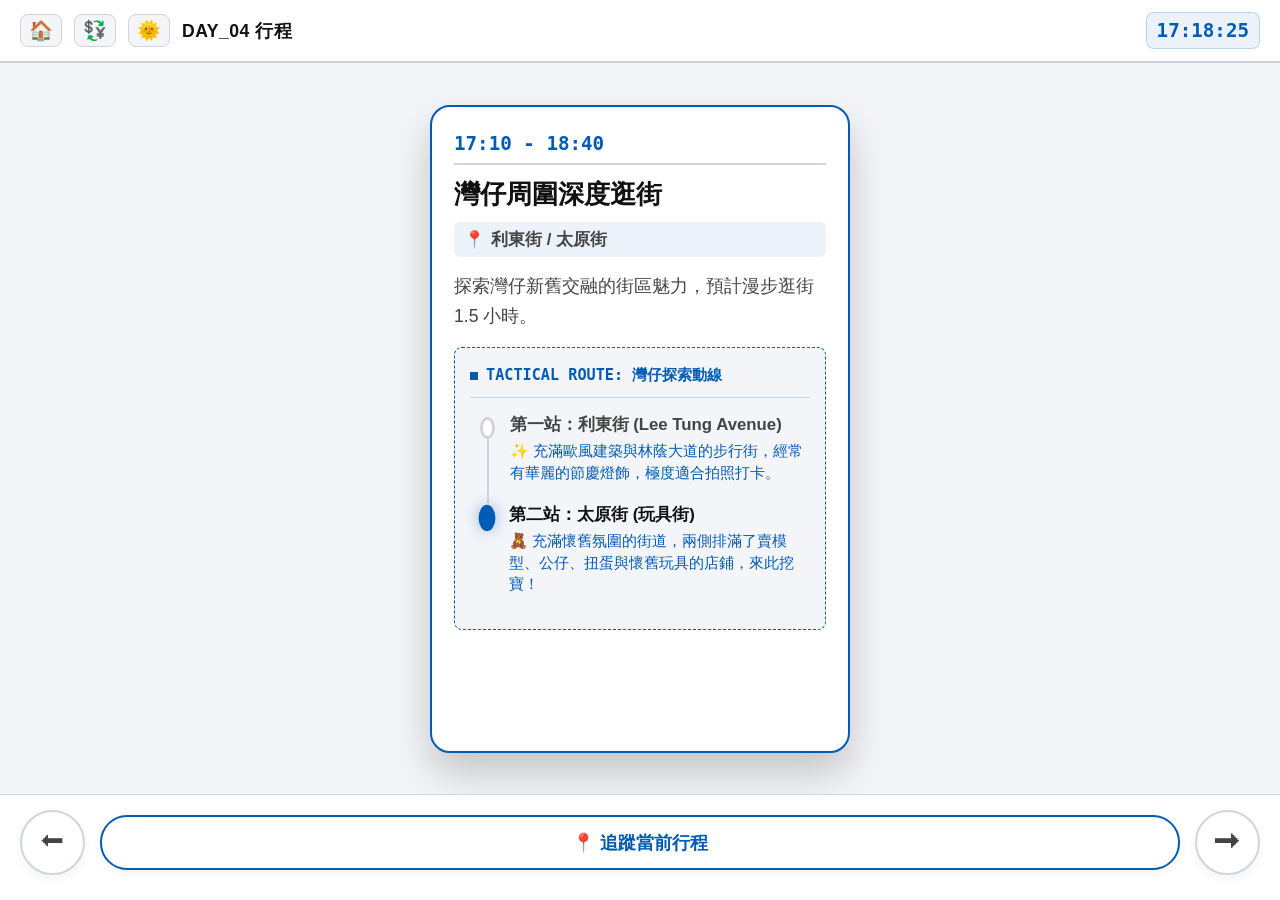
<file: HK/hk_day04.html>
<!DOCTYPE html>
<html lang="zh-TW">
<head>
    <meta charset="UTF-8">
    <meta name="viewport" content="width=device-width, initial-scale=1.0">
    <title>HKG_DAY_04 | 港島美食與街市巡禮</title>
    <style>
        :root {
            --bg-color: #f4f5f9;
            --text-main: #111111; 
            --text-sub: #444444;
            --tech-blue: #005bb5; 
            --tech-blue-light: rgba(0, 91, 181, 0.08);
            --card-bg: #ffffff;
            --border-color: #d1d5db;
            --tag-time: #e3f2fd;
            --tag-money: #fce4ec;
            --tag-star: #fff8e1;
            --tag-tip: #e8f5e9;
            --plan-b-bg: #fff3e0;
            --plan-b-border: #ffb74d;
        }

        /* 🌙 深色模式變數 */
        body.dark-mode {
            --bg-color: #121212; --text-main: #e0e0e0; --text-sub: #a0a0a0;
            --card-bg: #1e1e1e; --border-color: #333333;
            --tech-blue: #4da8da; --tech-blue-light: rgba(77, 168, 218, 0.15);
            --tag-time: #1a365d; --tag-money: #4a148c; --tag-star: #f57f17; --tag-tip: #1b5e20;
            --plan-b-bg: #3e2723; --plan-b-border: #ff9800;
        }

        body {
            background-color: var(--bg-color); color: var(--text-main);
            font-family: -apple-system, BlinkMacSystemFont, "Segoe UI", Roboto, sans-serif;
            margin: 0; padding: 0; height: 100vh; display: flex; flex-direction: column; overflow: hidden;
            transition: background-color 0.3s ease;
        }

        /* 頂部資訊列 */
        .sys-header {
            padding: 12px 20px; background: var(--card-bg); border-bottom: 2px solid var(--border-color);
            display: flex; justify-content: space-between; align-items: center; z-index: 20; position: relative;
            transition: background 0.3s ease, border-color 0.3s ease;
        }
        .header-left { display: flex; align-items: center; gap: 12px; }
        h1 { font-size: 1.1rem; font-weight: 800; margin: 0; color: var(--text-main); letter-spacing: 0.5px; }
        .theme-toggle { background: var(--bg-color); border: 1px solid var(--border-color); border-radius: 8px; font-size: 1.2rem; cursor: pointer; padding: 4px 8px; transition: all 0.2s; }
        .theme-toggle:active { transform: scale(0.9); }
        #live-clock { font-family: 'Consolas', monospace; font-size: 1.2rem; font-weight: 900; color: var(--tech-blue); background: var(--tech-blue-light); padding: 6px 10px; border-radius: 8px; border: 1px solid rgba(0, 91, 181, 0.2); }

        /* 💱 即時匯率面板 (浮動) */
        .currency-panel {
            position: absolute; top: 65px; left: 15px; background: var(--card-bg);
            border: 2px solid var(--tech-blue); border-radius: 12px; padding: 15px;
            box-shadow: 0 10px 30px rgba(0,0,0,0.2); z-index: 100;
            display: none; flex-direction: column; gap: 10px; width: 230px;
            transform-origin: top left; animation: scaleIn 0.2s ease-out forwards;
        }
        .currency-panel.show { display: flex; }
        .currency-panel input { padding: 10px; border: 1px solid var(--border-color); border-radius: 6px; font-size: 1.1rem; width: 100%; box-sizing: border-box; background: var(--bg-color); color: var(--text-main); font-weight: bold; }
        .currency-panel input:focus { outline: none; border-color: var(--tech-blue); }
        
        @keyframes scaleIn { from { opacity: 0; transform: scale(0.9); } to { opacity: 1; transform: scale(1); } }

        /* 卡牌疊放區 */
        .card-stack { flex-grow: 1; position: relative; display: flex; justify-content: center; align-items: center; perspective: 1000px; overflow: hidden; width: 100%; z-index: 1; }
        .card {
            position: absolute; width: 88%; max-width: 420px; height: 72vh; background: var(--card-bg);
            border: 2px solid var(--border-color); border-radius: 20px; padding: 25px 22px;
            box-shadow: 0 15px 35px rgba(0,0,0,0.1); display: flex; flex-direction: column; box-sizing: border-box;
            transition: transform 0.4s cubic-bezier(0.25, 0.8, 0.25, 1), opacity 0.4s ease, background 0.3s ease;
            opacity: 0; pointer-events: none; transform: translateX(100%) scale(0.9) rotate(4deg); overflow-y: auto; -webkit-overflow-scrolling: touch;
        }
        .card::-webkit-scrollbar { width: 4px; }
        .card::-webkit-scrollbar-thumb { background: var(--border-color); border-radius: 4px; }
        
        .card.active { opacity: 1; transform: translateX(0) scale(1) rotate(0deg); pointer-events: auto; border-color: var(--tech-blue); box-shadow: 0 20px 40px rgba(0, 0, 0, 0.2); z-index: 5; }
        .card.prev { transform: translateX(-100%) scale(0.9) rotate(-4deg); opacity: 0; z-index: 4; }

        /* 排版樣式 */
        .time { display: inline-block; font-family: 'Consolas', monospace; font-size: 1.2rem; font-weight: 800; color: var(--tech-blue); border-bottom: 2px solid var(--border-color); padding-bottom: 8px; margin-bottom: 12px; }
        .title { font-size: 1.65rem; font-weight: 800; margin: 0 0 10px 0; line-height: 1.35; color: var(--text-main); }
        .location-bar { display: flex; align-items: center; font-size: 1.05rem; font-weight: 700; color: var(--text-sub); margin-bottom: 15px; background: var(--tech-blue-light); padding: 6px 10px; border-radius: 6px; }
        .location-bar::before { content: '📍'; margin-right: 6px; }
        .desc { font-size: 1.1rem; color: var(--text-sub); margin: 0; line-height: 1.7; flex-grow: 1; }

        /* 🚀 戰術動線圖與時間軸 */
        .indoor-map { margin: 15px 0; background: var(--bg-color); border: 1px dashed var(--tech-blue); border-radius: 8px; padding: 15px; position: relative; }
        .indoor-map-title { font-family: 'Consolas', monospace; font-size: 0.95rem; color: var(--tech-blue); font-weight: bold; border-bottom: 1px solid rgba(0, 91, 181, 0.2); padding-bottom: 8px; margin-bottom: 15px; display: flex; align-items: center; gap: 8px; }
        .indoor-map-title::before { content: ''; display: inline-block; width: 8px; height: 8px; background: var(--tech-blue); animation: pulse 1.5s infinite; }
        .path-container { display: flex; flex-direction: column; position: relative; padding-left: 10px; }
        .path-node { display: flex; align-items: flex-start; gap: 15px; position: relative; padding-bottom: 20px; }
        .path-node:not(:last-child)::before { content: ''; position: absolute; left: 7px; top: 20px; bottom: 0; width: 2px; background: var(--border-color); }
        .p-dot { width: 16px; height: 16px; background: var(--card-bg); border: 3px solid var(--border-color); border-radius: 50%; z-index: 2; margin-top: 4px; }
        .path-node.active .p-dot { border-color: var(--tech-blue); background: var(--tech-blue); box-shadow: 0 0 12px rgba(0, 91, 181, 0.4); transform: scale(1.2); }
        .p-label { font-size: 1.05rem; font-weight: 600; color: var(--text-sub); line-height: 1.4; }
        .path-node.active .p-label { color: var(--text-main); font-weight: 800; }
        .p-sub { display: block; font-size: 0.95rem; font-weight: normal; color: var(--tech-blue); margin-top: 4px; }

        /* 標籤與備案 */
        .checklist { margin: 15px 0; padding: 12px 15px; background: var(--tech-blue-light); border: 1px solid var(--border-color); border-radius: 8px; }
        .checklist-title { font-weight: 800; color: var(--text-main); margin-bottom: 8px; font-size: 1.05rem; }
        .checklist label { display: flex; align-items: flex-start; margin-bottom: 8px; font-size: 1.05rem; color: var(--text-sub); line-height: 1.4;}
        .checklist input[type="checkbox"] { margin-right: 10px; width: 18px; height: 18px; margin-top: 3px; flex-shrink: 0;}

        .plan-b { margin-top: 15px; padding: 12px 15px; background: var(--plan-b-bg); border-left: 5px solid var(--plan-b-border); border-radius: 4px; font-size: 1.05rem; }
        .plan-b-title { font-weight: 800; color: #e65100; margin-bottom: 5px; font-size: 1.05rem; display: flex; align-items: center; gap: 6px; }

        .info-group { margin-top: 15px; display: flex; flex-direction: column; gap: 12px; }
        .tag-row { display: flex; align-items: flex-start; gap: 10px; }
        .tag { flex-shrink: 0; font-size: 0.95rem; font-weight: 800; padding: 4px 8px; border-radius: 6px; white-space: nowrap; }
        .tag-row p { margin: 0; font-size: 1.05rem; line-height: 1.5; color: var(--text-main); }
        .tag.t-time { background: var(--tag-time); color: #0277bd; }
        .tag.t-money { background: var(--tag-money); color: #c2185b; }
        .tag.t-star { background: var(--tag-star); color: #e65100; }
        .tag.t-tip { background: var(--tag-tip); color: #2e7d32; }

        body.dark-mode .tag.t-time { color: #81d4fa; }
        body.dark-mode .tag.t-money { color: #f48fb1; }
        body.dark-mode .tag.t-star { color: #ffcc80; }
        body.dark-mode .tag.t-tip { color: #a5d6a7; }

        /* 零流量 GPS 導航按鈕 */
        .nav-btn {
            display: flex; align-items: center; justify-content: center; width: 100%; padding: 14px 0;
            background: var(--card-bg); border: 2px solid var(--tech-blue); color: var(--tech-blue); border-radius: 10px;
            font-family: 'Consolas', monospace; font-size: 1.05rem; font-weight: 800; text-decoration: none;
            margin-top: 20px; transition: all 0.2s; gap: 8px; flex-shrink: 0;
        }
        .nav-btn:active { background: var(--tech-blue); color: #fff; transform: scale(0.98); }
        .nav-btn::before { content: '🗺️'; font-size: 1.2rem; }

        /* 底部操作按鈕 */
        .controls { padding: 15px 20px 25px 20px; display: flex; justify-content: space-between; align-items: center; background: var(--card-bg); border-top: 1px solid var(--border-color); z-index: 10; transition: background 0.3s ease; }
        .btn { width: 65px; height: 65px; border-radius: 50%; background: var(--card-bg); border: 2px solid var(--border-color); box-shadow: 0 4px 10px rgba(0,0,0,0.05); display: flex; justify-content: center; align-items: center; font-size: 1.6rem; color: var(--text-sub); cursor: pointer; transition: all 0.2s; -webkit-tap-highlight-color: transparent; }
        .btn:active { transform: scale(0.9); }
        .btn-center { flex-grow: 1; margin: 0 15px; height: 55px; border-radius: 27px; font-size: 1.15rem; border-color: var(--tech-blue); color: var(--tech-blue); font-weight: 800; }
        .btn-center:active { background: var(--tech-blue); color: #fff; }

        @keyframes pulse { 0%, 100% { opacity: 0.3; } 50% { opacity: 1; } }
    </style>
</head>
<body>

    <div class="sys-header">
        <div class="header-left">
            <a href="index.html?hub=1" class="theme-toggle" style="text-decoration: none; display: flex; align-items: center; justify-content: center;" title="回主選單大廳">🏠</a>
            <button class="theme-toggle" id="btn-currency" onclick="toggleCurrency()" title="開啟匯率換算">💱</button>
            <button class="theme-toggle" id="theme-btn" onclick="toggleTheme()" title="切換深淺色">🌞</button>
            <h1>DAY_04 行程</h1>
        </div>
        <span id="live-clock">00:00:00</span>

        <div id="currency-panel" class="currency-panel">
            <div style="font-size: 0.95rem; font-weight: 800; color: var(--tech-blue); border-bottom: 1px dashed var(--border-color); padding-bottom: 5px;">匯率換算 (HKD ➔ TWD)</div>
            <input type="number" id="hkd-input" placeholder="輸入 HKD 金額" oninput="calcCurrency()">
            <div style="display: flex; justify-content: space-between; align-items: baseline; margin-top: 5px;">
                <span style="font-size: 0.9rem; color: var(--text-sub);">約合台幣：</span>
                <span style="font-size: 1.3rem; font-weight: 900; color: #d93025; font-family: 'Consolas', monospace;"><span id="twd-output">0</span></span>
            </div>
            <small id="rate-display" style="color:var(--text-sub); text-align: right; font-size: 0.75rem; display: block; margin-top: 4px;">準備獲取即時網路匯率...</small>
        </div>
    </div>

    <div class="card-stack" id="stack" onclick="closeCurrencyPanel()">
        
        <div class="card" data-start="00:00" data-end="12:00">
            <span class="time">11:00 - 12:00</span>
            <h3 class="title">起床與整備</h3>
            <div class="location-bar">灣仔英皇駿景酒店</div>
            <div class="desc">
                經歷了昨天的迪士尼極限戰鬥，今天睡到自然醒。起床後在飯店休息、梳洗，預留 1 小時充電準備。
                <div class="checklist">
                    <div class="checklist-title">出發前裝備確認：</div>
                    <label><input type="checkbox"> 護照與港幣現金</label>
                    <label><input type="checkbox"> 充滿電的手機與行動電源</label>
                    <label><input type="checkbox"> 八達通卡 (準備搭地鐵與叮叮車)</label>
                </div>
            </div>
        </div>

        <div class="card" data-start="12:00" data-end="12:40">
            <span class="time">12:00 - 12:40</span>
            <h3 class="title">出發前往中環</h3>
            <div class="location-bar">灣仔站 ➔ 中環站 ➔ 威靈頓街</div>
            <div class="desc">
                搭乘港鐵港島線西行前往中環，準備享用米其林美食。
                <div class="indoor-map" style="margin-top: 20px;">
                    <div class="indoor-map-title">TACTICAL ROUTE: 中環覓食動線</div>
                    <div class="path-container">
                        <div class="path-node">
                            <div class="p-dot"></div>
                            <div class="p-label">12:00 - 12:10 步行至灣仔站
                                <span class="p-sub">🚶 預留 10 分鐘緩衝時間走到地鐵站。</span>
                            </div>
                        </div>
                        <div class="path-node">
                            <div class="p-dot"></div>
                            <div class="p-label">12:10 - 12:30 搭乘地鐵
                                <span class="p-sub">🚇 港島線 (往堅尼地城方向)，至「中環站」下車。</span>
                            </div>
                        </div>
                        <div class="path-node active">
                            <div class="p-dot"></div>
                            <div class="p-label">12:30 - 12:40 步行至沾仔記
                                <span class="p-sub">📍 出站後步行至威靈頓街，準備用餐。</span>
                            </div>
                        </div>
                    </div>
                </div>
                <div class="info-group">
                    <div class="tag-row"><span class="tag t-money">💰 港鐵車資</span><p>市區段 (灣仔 ➔ 中環)：單人八達通約 $5 HKD。</p></div>
                </div>
            </div>
        </div>

        <div class="card" data-start="12:40" data-end="13:40">
            <span class="time">12:40 - 13:40</span>
            <h3 class="title">沾仔記 (米其林午餐)</h3>
            <div class="location-bar">中環威靈頓街98號</div>
            <div class="desc">
                連續多年獲得米其林推薦的平價傳奇！在此用餐休息 1 小時。
                <div class="info-group">
                    <div class="tag-row"><span class="tag t-star">⭐ 必點推薦</span><p><b>招牌雲吞麵：</b> 雲吞大顆飽滿，裡面包著滿滿的鮮蝦，麵條是道地的香港竹昇麵，口感爽脆！</p></div>
                    <div class="tag-row"><span class="tag t-tip">💡 點餐提示</span><p>若食量較大，可以選擇「雙拼麵」（例如雲吞拼鮮牛肉），一次享受兩種美味。</p></div>
                </div>
            </div>
            <a href="http://googleusercontent.com/maps.google.com/?q=中環沾仔記" target="_blank" class="nav-btn">開啟 GPS 導航至沾仔記</a>
        </div>

        <div class="card" data-start="13:40" data-end="14:20">
            <span class="time">13:40 - 14:20</span>
            <h3 class="title">中環道地飲品搜集</h3>
            <div class="location-bar">中環結志街 / 荷李活道</div>
            <div class="desc">
                吃飽後步行散步，連續解鎖兩間中環必喝的老字號飲品！兩店距離很近，步行約 3-5 分鐘。
                <div class="info-group">
                    <div class="tag-row"><span class="tag t-star">🥤 蘭芳園</span><p>絲襪奶茶的創始店！位於結志街的鐵皮大排檔，買一杯正宗的「凍絲襪奶茶」邊走邊喝。</p></div>
                    <div class="tag-row"><span class="tag t-star">🎋 公利真料竹蔗水</span><p>位於荷李活道，保留60年代的唐樓風貌。來一杯清涼退火的「竹蔗水」或「龜苓膏」。</p></div>
                </div>
                <div class="plan-b">
                    <div class="plan-b-title">⏱️ 14:10 - 14:20 緩衝時間</div>
                    買完飲料後，順著半山手扶梯或周邊巷弄，慢慢散步前往「中環街市」。
                </div>
            </div>
        </div>

        <div class="card" data-start="14:20" data-end="15:50">
            <span class="time">14:20 - 15:50</span>
            <h3 class="title">中環街市與品牌巡禮</h3>
            <div class="location-bar">中環街市 / 威靈頓街周邊</div>
            <div class="desc">
                歷史建築活化重生的文創商場，安排 1.5 小時盡情逛街挖寶！
                <div class="indoor-map" style="margin-top: 15px;">
                    <div class="indoor-map-title">TACTICAL ROUTE: 逛街重點目標</div>
                    <div class="path-container">
                        <div class="path-node">
                            <div class="p-dot"></div>
                            <div class="p-label">中環街市 (Central Market)
                                <span class="p-sub">📸 內部有許多文創小店與經典的水磨石大樓梯，非常適合打卡拍照。</span>
                            </div>
                        </div>
                        <div class="path-node">
                            <div class="p-dot"></div>
                            <div class="p-label">兆成行 (香薰精油)
                                <span class="p-sub">✨ 舒淇強力推薦的隱藏版神店，可選購香港高級飯店同款香氣。</span>
                            </div>
                        </div>
                        <div class="path-node active">
                            <div class="p-dot"></div>
                            <div class="p-label">Brand Off
                                <span class="p-sub">👜 日本知名的二手奢侈品店，來看看有沒有狀況好且價格漂亮的二手名牌包！</span>
                            </div>
                        </div>
                    </div>
                </div>
            </div>
        </div>

        <div class="card" data-start="15:50" data-end="16:30">
            <span class="time">15:50 - 16:30</span>
            <h3 class="title">撤退中環，重返灣仔</h3>
            <div class="location-bar">中環站 ➔ 灣仔站 ➔ 大王東街</div>
            <div class="desc">
                結束中環的行程，搭乘地鐵回灣仔準備吃下午茶甜點。
                <div class="indoor-map" style="margin-top: 20px;">
                    <div class="indoor-map-title">TACTICAL ROUTE: 轉移動線</div>
                    <div class="path-container">
                        <div class="path-node">
                            <div class="p-dot"></div>
                            <div class="p-label">15:50 - 16:00 預留緩衝
                                <span class="p-sub">🚶 整理戰利品，步行回中環地鐵站。</span>
                            </div>
                        </div>
                        <div class="path-node">
                            <div class="p-dot"></div>
                            <div class="p-label">16:00 - 16:20 搭乘地鐵
                                <span class="p-sub">🚇 港島線 (往柴灣方向)，至「灣仔站」下車 (約 20 min)。</span>
                            </div>
                        </div>
                        <div class="path-node active">
                            <div class="p-dot"></div>
                            <div class="p-label">16:20 - 16:30 尋找甜點店
                                <span class="p-sub">📍 灣仔站出站後，步行尋找大王東街的 C Dessert。</span>
                            </div>
                        </div>
                    </div>
                </div>
                <div class="info-group">
                    <div class="tag-row"><span class="tag t-money">💰 港鐵車資</span><p>市區段 (中環 ➔ 灣仔)：單人八達通約 $5 HKD。</p></div>
                </div>
            </div>
        </div>

        <div class="card" data-start="16:30" data-end="17:00">
            <span class="time">16:30 - 17:00</span>
            <h3 class="title">C Dessert (下午茶)</h3>
            <div class="location-bar">灣仔大王東街</div>
            <div class="desc">
                走累了？坐下來享受 30 分鐘的精緻港式/法式創意甜點時間。
                <div class="info-group">
                    <div class="tag-row"><span class="tag t-star">⭐ 推薦必吃</span><p><b>招牌楊枝甘露：</b> 重新解構的經典港式甜品，或是選擇他們家精緻的法式蛋糕，為雙腿爭取休息時間。</p></div>
                    <div class="tag-row"><span class="tag t-tip">⏱️ 17:00-17:10 緩衝</span><p>吃飽喝足後，準備開始灣仔周邊的街區巡禮。</p></div>
                </div>
            </div>
            <a href="http://googleusercontent.com/maps.google.com/?q=灣仔C+Dessert" target="_blank" class="nav-btn">開啟 GPS 導航至甜點店</a>
        </div>

        <div class="card" data-start="17:00" data-end="18:40">
            <span class="time">17:10 - 18:40</span>
            <h3 class="title">灣仔周圍深度逛街</h3>
            <div class="location-bar">利東街 / 太原街</div>
            <div class="desc">
                探索灣仔新舊交融的街區魅力，預計漫步逛街 1.5 小時。
                <div class="indoor-map" style="margin-top: 15px;">
                    <div class="indoor-map-title">TACTICAL ROUTE: 灣仔探索動線</div>
                    <div class="path-container">
                        <div class="path-node">
                            <div class="p-dot"></div>
                            <div class="p-label">第一站：利東街 (Lee Tung Avenue)
                                <span class="p-sub">✨ 充滿歐風建築與林蔭大道的步行街，經常有華麗的節慶燈飾，極度適合拍照打卡。</span>
                            </div>
                        </div>
                        <div class="path-node active">
                            <div class="p-dot"></div>
                            <div class="p-label">第二站：太原街 (玩具街)
                                <span class="p-sub">🧸 充滿懷舊氛圍的街道，兩側排滿了賣模型、公仔、扭蛋與懷舊玩具的店鋪，來此挖寶！</span>
                            </div>
                        </div>
                    </div>
                </div>
            </div>
        </div>

        <div class="card" data-start="18:40" data-end="19:10">
            <span class="time">18:40 - 19:10</span>
            <h3 class="title">遠征西營盤</h3>
            <div class="location-bar">地鐵：灣仔站 ➔ 西營盤站 (B1出口)</div>
            <div class="desc">
                準備前往西區享用今晚的重頭戲大餐！
                <div class="indoor-map" style="margin-top: 20px;">
                    <div class="indoor-map-title">TACTICAL ROUTE: 港島線直達</div>
                    <div class="path-container">
                        <div class="path-node">
                            <div class="p-dot"></div>
                            <div class="p-label">步行至灣仔地鐵站</div>
                        </div>
                        <div class="path-node active">
                            <div class="p-dot"></div>
                            <div class="p-label">搭乘 港島線 (藍線)
                                <span class="p-sub">🚇 往「堅尼地城」方向，車程不長，免轉乘直達。</span>
                            </div>
                        </div>
                        <div class="path-node">
                            <div class="p-dot"></div>
                            <div class="p-label">抵達「西營盤站」
                                <span class="p-sub">📍 從 B1 出口出站，步行約 2 分鐘即可抵達餐廳。</span>
                            </div>
                        </div>
                    </div>
                </div>
                <div class="info-group">
                    <div class="tag-row"><span class="tag t-money">💰 港鐵車資</span><p>市區段 (灣仔 ➔ 西營盤)：單人八達通約 $6 HKD。</p></div>
                </div>
            </div>
        </div>

        <div class="card" data-start="19:10" data-end="20:10">
            <span class="time">19:10 - 20:10</span>
            <h3 class="title">坤記煲仔小菜 (晚餐)</h3>
            <div class="location-bar">西營盤皇后大道西263號</div>
            <div class="desc">
                米其林必比登推薦！香港最頂級的炭火煲仔飯，用餐抓 1 小時。
                <div class="info-group">
                    <div class="tag-row"><span class="tag t-star">⭐ 必吃招牌</span><p><b>白鱔滑雞煲仔飯、臘味煲仔飯。</b> 底部焦脆的鍋巴淋上特製甜醬油，香氣四溢！</p></div>
                    <div class="tag-row"><span class="tag t-tip">💡 點餐戰術</span><p>煲仔飯為生米炭火現煮，<b>等候時間較長 (約20-30分)</b>。建議入座後「先點煲仔飯」，再慢慢看菜單點一些熱炒小菜墊胃！</p></div>
                </div>
            </div>
            <a href="http://googleusercontent.com/maps.google.com/?q=西環坤記煲仔小菜" target="_blank" class="nav-btn">開啟 GPS 導航至坤記</a>
        </div>

        <div class="card" data-start="20:10" data-end="22:00">
            <span class="time">20:10 - 22:00</span>
            <h3 class="title">晚間漫步與手搖採買</h3>
            <div class="location-bar">西營盤 ➔ 灣仔 / 銅鑼灣鬧區</div>
            <div class="desc">
                吃飽後搭乘地鐵或悠閒的「叮叮車」回到灣仔/銅鑼灣鬧區，享受夜晚的香港街頭 (1.5 小時)。
                <div class="checklist">
                    <div class="checklist-title">夜間任務清單：</div>
                    <label><input type="checkbox"> <b>搭乘叮叮車：</b> 如果不趕時間，強烈建議在西營盤搭乘東行的雙層電車回灣仔，吹著晚風看夜景非常浪漫。</label>
                    <label><input type="checkbox"> <b>最後採買：</b> 逛街消化晚餐，補齊藥妝或零食。</label>
                    <label><input type="checkbox"> <b>手搖飲料：</b> 買一杯中國爆紅的「霸王茶姬」或是「喜茶」回飯店爽喝！</label>
                </div>
                <div class="info-group">
                    <div class="tag-row"><span class="tag t-money">💰 叮叮車資</span><p>西營盤 ➔ 灣仔：單人單趟皆為 $3 HKD (後門上車，前門下車刷卡)。</p></div>
                    <div class="tag-row"><span class="tag t-money">💰 備案: 港鐵</span><p>若選擇搭乘港鐵 (西營盤 ➔ 灣仔)，單人八達通約 $6 HKD。</p></div>
                </div>
            </div>
        </div>

        <div class="card" data-start="22:00" data-end="23:59">
            <span class="time">22:00 以後</span>
            <h3 class="title">滿載而歸 (回飯店)</h3>
            <div class="location-bar">灣仔英皇駿景酒店</div>
            <div class="desc">
                帶著手搖飲與滿滿的美食回憶，步行或搭車返回飯店。
                <div class="info-group">
                    <div class="tag-row"><span class="tag t-tip">💡 休息整頓</span><p>完美結束第四天充實的行程！回房間後可以整理一下這幾天的戰利品，好好泡個澡休息。</p></div>
                </div>
            </div>
        </div>

    </div>

    <div class="controls">
        <button class="btn" id="btn-prev" title="上一個行程">⬅</button>
        <button class="btn btn-center" id="btn-now">📍 追蹤當前行程</button>
        <button class="btn" id="btn-next" title="下一個行程">➡</button>
    </div>

    <script>
        const cards = document.querySelectorAll('.card');
        const stack = document.getElementById('stack');
        const currencyPanel = document.getElementById('currency-panel');
        let currentIndex = 0;

        // --- 💱 即時網路匯率核心邏輯 ---
        let currentRate = 4.1; // 預設安全匯率 (Offline Fallback)
        let isRateFetched = false;

        async function fetchRealTimeRate() {
            if (isRateFetched) return; 
            
            const rateDisplay = document.getElementById('rate-display');
            rateDisplay.textContent = '🔄 正在獲取最新網路匯率...';
            rateDisplay.style.color = 'var(--tech-blue)';

            try {
                const response = await fetch('https://open.er-api.com/v6/latest/HKD');
                const data = await response.json();

                if (data && data.rates && data.rates.TWD) {
                    currentRate = data.rates.TWD; 
                    isRateFetched = true;
                    rateDisplay.textContent = `✅ 最新匯率 1 HKD = ${currentRate.toFixed(2)} TWD`;
                    rateDisplay.style.color = '#2e7d32'; 
                    calcCurrency(); 
                } else {
                    throw new Error("API 格式不符");
                }
            } catch (error) {
                console.error("即時匯率抓取失敗，退回預設值：", error);
                rateDisplay.textContent = `⚠️ 處於離線狀態，使用預設匯率 1 : 4.1`;
                rateDisplay.style.color = '#d93025'; 
            }
        }

        function toggleCurrency() {
            currencyPanel.classList.toggle('show');
            if(currencyPanel.classList.contains('show')) {
                document.getElementById('hkd-input').focus();
                fetchRealTimeRate(); 
            }
        }
        
        function closeCurrencyPanel() {
            if(currencyPanel.classList.contains('show')) {
                currencyPanel.classList.remove('show');
            }
        }

        function calcCurrency() {
            const hkd = document.getElementById('hkd-input').value;
            document.getElementById('twd-output').textContent = hkd ? Math.round(hkd * currentRate) : 0;
        }

        // --- 核心導覽邏輯 ---
        function timeToMins(timeStr) {
            let parts = timeStr.split(':');
            return parseInt(parts[0], 10) * 60 + parseInt(parts[1], 10);
        }

        function updateSystemData() {
            const now = new Date();
            const timeString = String(now.getHours()).padStart(2, '0') + ':' + 
                               String(now.getMinutes()).padStart(2, '0') + ':' + 
                               String(now.getSeconds()).padStart(2, '0');
            document.getElementById('live-clock').textContent = timeString;
        }

        function getActiveIndexByTime() {
            const now = new Date();
            const nowMins = now.getHours() * 60 + now.getMinutes();
            let targetIndex = cards.length - 1; 
            for (let i = 0; i < cards.length; i++) {
                if (nowMins >= timeToMins(cards[i].dataset.start) && nowMins < timeToMins(cards[i].dataset.end)) {
                    targetIndex = i; break;
                }
            }
            return targetIndex;
        }

        function renderCards() {
            cards.forEach((card, index) => {
                card.classList.remove('active', 'prev');
                if (index === currentIndex) { card.classList.add('active'); card.scrollTop = 0; } 
                else if (index < currentIndex) { card.classList.add('prev'); }
            });
            closeCurrencyPanel();
        }

        function goNext() { if (currentIndex < cards.length - 1) { currentIndex++; renderCards(); } }
        function goPrev() { if (currentIndex > 0) { currentIndex--; renderCards(); } }
        function jumpToNow() { currentIndex = getActiveIndexByTime(); renderCards(); }

        document.getElementById('btn-next').addEventListener('click', goNext);
        document.getElementById('btn-prev').addEventListener('click', goPrev);
        document.getElementById('btn-now').addEventListener('click', jumpToNow);

        // 滑動偵測
        let touchStartX = 0, touchStartY = 0;
        stack.addEventListener('touchstart', e => { touchStartX = e.changedTouches[0].screenX; touchStartY = e.changedTouches[0].screenY; }, {passive: true});
        stack.addEventListener('touchend', e => {
            let diffX = touchStartX - e.changedTouches[0].screenX;
            let diffY = Math.abs(touchStartY - e.changedTouches[0].screenY);
            if (diffY > Math.abs(diffX) && diffY > 50) return;
            if (diffX > 50) goNext(); else if (diffX < -50) goPrev();
        }, {passive: true});

        updateSystemData(); setInterval(updateSystemData, 1000); jumpToNow();

        // --- 🌙 深色模式邏輯 ---
        function toggleTheme() {
            document.body.classList.toggle('dark-mode');
            const btn = document.getElementById('theme-btn');
            btn.textContent = document.body.classList.contains('dark-mode') ? '🌜' : '🌞';
            closeCurrencyPanel();
        }
    </script>
</body>
</html>
</file>
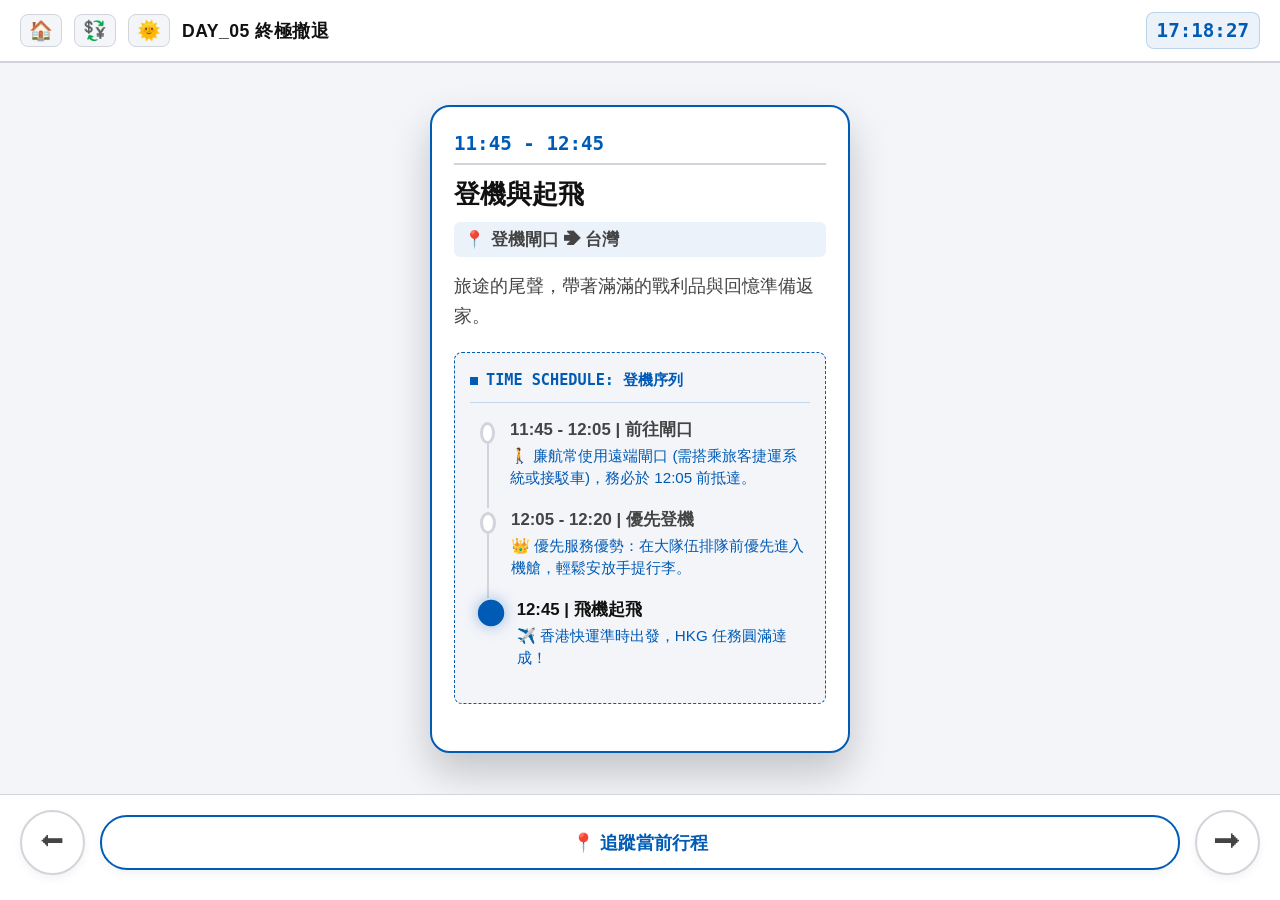
<file: HK/hk_day05.html>
<!DOCTYPE html>
<html lang="zh-TW">
<head>
    <meta charset="UTF-8">
    <meta name="viewport" content="width=device-width, initial-scale=1.0">
    <title>HKG_DAY_05 | 終極撤退與歸途</title>
    <style>
        :root {
            --bg-color: #f4f5f9;
            --text-main: #111111; 
            --text-sub: #444444;
            --tech-blue: #005bb5; 
            --tech-blue-light: rgba(0, 91, 181, 0.08);
            --card-bg: #ffffff;
            --border-color: #d1d5db;
            --tag-time: #e3f2fd;
            --tag-money: #fce4ec;
            --tag-star: #fff8e1;
            --tag-tip: #e8f5e9;
            --plan-b-bg: #fff3e0;
            --plan-b-border: #ffb74d;
        }

        /* 🌙 深色模式變數 */
        body.dark-mode {
            --bg-color: #121212; --text-main: #e0e0e0; --text-sub: #a0a0a0;
            --card-bg: #1e1e1e; --border-color: #333333;
            --tech-blue: #4da8da; --tech-blue-light: rgba(77, 168, 218, 0.15);
            --tag-time: #1a365d; --tag-money: #4a148c; --tag-star: #f57f17; --tag-tip: #1b5e20;
            --plan-b-bg: #3e2723; --plan-b-border: #ff9800;
        }

        body {
            background-color: var(--bg-color); color: var(--text-main);
            font-family: -apple-system, BlinkMacSystemFont, "Segoe UI", Roboto, sans-serif;
            margin: 0; padding: 0; height: 100vh; display: flex; flex-direction: column; overflow: hidden;
            transition: background-color 0.3s ease;
        }

        /* 頂部資訊列 */
        .sys-header {
            padding: 12px 20px; background: var(--card-bg); border-bottom: 2px solid var(--border-color);
            display: flex; justify-content: space-between; align-items: center; z-index: 20; position: relative;
            transition: background 0.3s ease, border-color 0.3s ease;
        }
        .header-left { display: flex; align-items: center; gap: 12px; }
        h1 { font-size: 1.1rem; font-weight: 800; margin: 0; color: var(--text-main); letter-spacing: 0.5px; }
        .theme-toggle { background: var(--bg-color); border: 1px solid var(--border-color); border-radius: 8px; font-size: 1.2rem; cursor: pointer; padding: 4px 8px; transition: all 0.2s; }
        .theme-toggle:active { transform: scale(0.9); }
        #live-clock { font-family: 'Consolas', monospace; font-size: 1.2rem; font-weight: 900; color: var(--tech-blue); background: var(--tech-blue-light); padding: 6px 10px; border-radius: 8px; border: 1px solid rgba(0, 91, 181, 0.2); }

        /* 💱 即時匯率面板 (浮動) */
        .currency-panel {
            position: absolute; top: 65px; left: 15px; background: var(--card-bg);
            border: 2px solid var(--tech-blue); border-radius: 12px; padding: 15px;
            box-shadow: 0 10px 30px rgba(0,0,0,0.2); z-index: 100;
            display: none; flex-direction: column; gap: 10px; width: 230px;
            transform-origin: top left; animation: scaleIn 0.2s ease-out forwards;
        }
        .currency-panel.show { display: flex; }
        .currency-panel input { padding: 10px; border: 1px solid var(--border-color); border-radius: 6px; font-size: 1.1rem; width: 100%; box-sizing: border-box; background: var(--bg-color); color: var(--text-main); font-weight: bold; }
        .currency-panel input:focus { outline: none; border-color: var(--tech-blue); }
        
        @keyframes scaleIn { from { opacity: 0; transform: scale(0.9); } to { opacity: 1; transform: scale(1); } }

        /* 卡牌疊放區 */
        .card-stack { flex-grow: 1; position: relative; display: flex; justify-content: center; align-items: center; perspective: 1000px; overflow: hidden; width: 100%; z-index: 1; }
        .card {
            position: absolute; width: 88%; max-width: 420px; height: 72vh; background: var(--card-bg);
            border: 2px solid var(--border-color); border-radius: 20px; padding: 25px 22px;
            box-shadow: 0 15px 35px rgba(0,0,0,0.1); display: flex; flex-direction: column; box-sizing: border-box;
            transition: transform 0.4s cubic-bezier(0.25, 0.8, 0.25, 1), opacity 0.4s ease, background 0.3s ease;
            opacity: 0; pointer-events: none; transform: translateX(100%) scale(0.9) rotate(4deg); overflow-y: auto; -webkit-overflow-scrolling: touch;
        }
        .card::-webkit-scrollbar { width: 4px; }
        .card::-webkit-scrollbar-thumb { background: var(--border-color); border-radius: 4px; }
        
        .card.active { opacity: 1; transform: translateX(0) scale(1) rotate(0deg); pointer-events: auto; border-color: var(--tech-blue); box-shadow: 0 20px 40px rgba(0, 0, 0, 0.2); z-index: 5; }
        .card.prev { transform: translateX(-100%) scale(0.9) rotate(-4deg); opacity: 0; z-index: 4; }

        /* 排版樣式 */
        .time { display: inline-block; font-family: 'Consolas', monospace; font-size: 1.2rem; font-weight: 800; color: var(--tech-blue); border-bottom: 2px solid var(--border-color); padding-bottom: 8px; margin-bottom: 12px; }
        .title { font-size: 1.65rem; font-weight: 800; margin: 0 0 10px 0; line-height: 1.35; color: var(--text-main); }
        .location-bar { display: flex; align-items: center; font-size: 1.05rem; font-weight: 700; color: var(--text-sub); margin-bottom: 15px; background: var(--tech-blue-light); padding: 6px 10px; border-radius: 6px; }
        .location-bar::before { content: '📍'; margin-right: 6px; }
        .desc { font-size: 1.1rem; color: var(--text-sub); margin: 0; line-height: 1.7; flex-grow: 1; }

        /* 🚀 戰術動線圖與時間軸 */
        .indoor-map { margin: 15px 0; background: var(--bg-color); border: 1px dashed var(--tech-blue); border-radius: 8px; padding: 15px; position: relative; }
        .indoor-map-title { font-family: 'Consolas', monospace; font-size: 0.95rem; color: var(--tech-blue); font-weight: bold; border-bottom: 1px solid rgba(0, 91, 181, 0.2); padding-bottom: 8px; margin-bottom: 15px; display: flex; align-items: center; gap: 8px; }
        .indoor-map-title::before { content: ''; display: inline-block; width: 8px; height: 8px; background: var(--tech-blue); animation: pulse 1.5s infinite; }
        .path-container { display: flex; flex-direction: column; position: relative; padding-left: 10px; }
        .path-node { display: flex; align-items: flex-start; gap: 15px; position: relative; padding-bottom: 20px; }
        .path-node:not(:last-child)::before { content: ''; position: absolute; left: 7px; top: 20px; bottom: 0; width: 2px; background: var(--border-color); }
        .p-dot { width: 16px; height: 16px; background: var(--card-bg); border: 3px solid var(--border-color); border-radius: 50%; z-index: 2; margin-top: 4px; }
        .path-node.active .p-dot { border-color: var(--tech-blue); background: var(--tech-blue); box-shadow: 0 0 12px rgba(0, 91, 181, 0.4); transform: scale(1.2); }
        .p-label { font-size: 1.05rem; font-weight: 600; color: var(--text-sub); line-height: 1.4; }
        .path-node.active .p-label { color: var(--text-main); font-weight: 800; }
        .p-sub { display: block; font-size: 0.95rem; font-weight: normal; color: var(--tech-blue); margin-top: 4px; }

        /* 標籤與備案 */
        .checklist { margin: 15px 0; padding: 12px 15px; background: var(--tech-blue-light); border: 1px solid var(--border-color); border-radius: 8px; }
        .checklist-title { font-weight: 800; color: var(--text-main); margin-bottom: 8px; font-size: 1.05rem; }
        .checklist label { display: flex; align-items: flex-start; margin-bottom: 8px; font-size: 1.05rem; color: var(--text-sub); line-height: 1.4;}
        .checklist input[type="checkbox"] { margin-right: 10px; width: 18px; height: 18px; margin-top: 3px; flex-shrink: 0;}

        .plan-b { margin-top: 15px; padding: 12px 15px; background: var(--plan-b-bg); border-left: 5px solid var(--plan-b-border); border-radius: 4px; font-size: 1.05rem; }
        .plan-b-title { font-weight: 800; color: #e65100; margin-bottom: 5px; font-size: 1.05rem; display: flex; align-items: center; gap: 6px; }

        .info-group { margin-top: 15px; display: flex; flex-direction: column; gap: 12px; }
        .tag-row { display: flex; align-items: flex-start; gap: 10px; }
        .tag { flex-shrink: 0; font-size: 0.95rem; font-weight: 800; padding: 4px 8px; border-radius: 6px; white-space: nowrap; }
        .tag-row p { margin: 0; font-size: 1.05rem; line-height: 1.5; color: var(--text-main); }
        .tag.t-time { background: var(--tag-time); color: #0277bd; }
        .tag.t-money { background: var(--tag-money); color: #c2185b; }
        .tag.t-star { background: var(--tag-star); color: #e65100; }
        .tag.t-tip { background: var(--tag-tip); color: #2e7d32; }

        body.dark-mode .tag.t-time { color: #81d4fa; }
        body.dark-mode .tag.t-money { color: #f48fb1; }
        body.dark-mode .tag.t-star { color: #ffcc80; }
        body.dark-mode .tag.t-tip { color: #a5d6a7; }

        /* 零流量 GPS 導航按鈕 */
        .nav-btn {
            display: flex; align-items: center; justify-content: center; width: 100%; padding: 14px 0;
            background: var(--card-bg); border: 2px solid var(--tech-blue); color: var(--tech-blue); border-radius: 10px;
            font-family: 'Consolas', monospace; font-size: 1.05rem; font-weight: 800; text-decoration: none;
            margin-top: 20px; transition: all 0.2s; gap: 8px; flex-shrink: 0;
        }
        .nav-btn:active { background: var(--tech-blue); color: #fff; transform: scale(0.98); }
        .nav-btn::before { content: '🗺️'; font-size: 1.2rem; }

        /* 底部操作按鈕 */
        .controls { padding: 15px 20px 25px 20px; display: flex; justify-content: space-between; align-items: center; background: var(--card-bg); border-top: 1px solid var(--border-color); z-index: 10; transition: background 0.3s ease; }
        .btn { width: 65px; height: 65px; border-radius: 50%; background: var(--card-bg); border: 2px solid var(--border-color); box-shadow: 0 4px 10px rgba(0,0,0,0.05); display: flex; justify-content: center; align-items: center; font-size: 1.6rem; color: var(--text-sub); cursor: pointer; transition: all 0.2s; -webkit-tap-highlight-color: transparent; }
        .btn:active { transform: scale(0.9); }
        .btn-center { flex-grow: 1; margin: 0 15px; height: 55px; border-radius: 27px; font-size: 1.15rem; border-color: var(--tech-blue); color: var(--tech-blue); font-weight: 800; }
        .btn-center:active { background: var(--tech-blue); color: #fff; }

        @keyframes pulse { 0%, 100% { opacity: 0.3; } 50% { opacity: 1; } }
    </style>
</head>
<body>

    <div class="sys-header">
        <div class="header-left">
            <a href="index.html?hub=1" class="theme-toggle" style="text-decoration: none; display: flex; align-items: center; justify-content: center;" title="回主選單大廳">🏠</a>
            <button class="theme-toggle" id="btn-currency" onclick="toggleCurrency()" title="開啟匯率換算">💱</button>
            <button class="theme-toggle" id="theme-btn" onclick="toggleTheme()" title="切換深淺色">🌞</button>
            <h1>DAY_05 終極撤退</h1>
        </div>
        <span id="live-clock">00:00:00</span>

        <div id="currency-panel" class="currency-panel">
            <div style="font-size: 0.95rem; font-weight: 800; color: var(--tech-blue); border-bottom: 1px dashed var(--border-color); padding-bottom: 5px;">匯率換算 (HKD ➔ TWD)</div>
            <input type="number" id="hkd-input" placeholder="輸入 HKD 金額" oninput="calcCurrency()">
            <div style="display: flex; justify-content: space-between; align-items: baseline; margin-top: 5px;">
                <span style="font-size: 0.9rem; color: var(--text-sub);">約合台幣：</span>
                <span style="font-size: 1.3rem; font-weight: 900; color: #d93025; font-family: 'Consolas', monospace;"><span id="twd-output">0</span></span>
            </div>
            <small id="rate-display" style="color:var(--text-sub); text-align: right; font-size: 0.75rem; display: block; margin-top: 4px;">準備獲取即時網路匯率...</small>
        </div>
    </div>

    <div class="card-stack" id="stack" onclick="closeCurrencyPanel()">
        
        <div class="card" data-start="00:00" data-end="08:30">
            <span class="time">07:00 - 08:30</span>
            <h3 class="title">六安居 (傳統早茶)</h3>
            <div class="location-bar">上環德輔道西46-50號 (原蓮香居)</div>
            <div class="desc">
                起個大早，搭叮叮車前往體驗香港碩果僅存的「老派推車飲茶」文化！
                <div class="info-group">
                    <div class="tag-row"><span class="tag t-star">⭐ 戰術提示</span><p>強烈建議提早抵達！不僅確保點心齊全，還能避開極度擁擠的併桌人潮。</p></div>
                    <div class="tag-row"><span class="tag t-tip">💡 點餐技巧</span><p>看到阿姨推車出來，拿著點心卡直接上去「搶」，這才是最道地的吃法！</p></div>
                    <div class="tag-row"><span class="tag t-money">💰 叮叮車資</span><p>灣仔 ➔ 六安居 來回：單人車資預估 $6 HKD。</p></div>
                </div>
            </div>
            <a href="http://googleusercontent.com/maps.google.com/?q=上環六安居" target="_blank" class="nav-btn">開啟 GPS 導航至六安居</a>
        </div>

        <div class="card" data-start="08:30" data-end="09:30">
            <span class="time">08:30 - 09:30</span>
            <h3 class="title">飯店退房與整備</h3>
            <div class="location-bar">上環/中環 ➔ 灣仔英皇駿景酒店</div>
            <div class="desc">
                吃飽後沿途散步感受清晨氛圍，回房做最後的行李收尾，並辦理 Check-out。
                <div class="checklist">
                    <div class="checklist-title">撤退前終極檢核：</div>
                    <label><input type="checkbox"> <b>證件確認：</b> 護照、台胞證/港簽、電子機票</label>
                    <label><input type="checkbox"> <b>保險箱淨空：</b> 確認沒有遺漏貴重物品</label>
                    <label><input type="checkbox"> <b>房卡歸還：</b> 至櫃台辦理退房手續</label>
                    <label><input type="checkbox"> <b>行李檢查：</b> 確認伴手禮皆已裝箱打包</label>
                </div>
            </div>
        </div>

        <div class="card" data-start="09:30" data-end="10:30">
            <span class="time">09:30 - 10:30</span>
            <h3 class="title">終極交通接駁</h3>
            <div class="location-bar">灣仔 ➔ 香港站 ➔ 香港國際機場</div>
            <div class="desc">
                攜帶大型行李的精準撤退計畫！嚴格遵守以下時間軸：
                <div class="indoor-map" style="margin-top: 15px;">
                    <div class="indoor-map-title">TACTICAL ROUTE: 機場機動路線</div>
                    <div class="path-container">
                        <div class="path-node">
                            <div class="p-dot"></div>
                            <div class="p-label">09:30 - 09:40 | Uber 短程接駁
                                <span class="p-sub">🚗 飯店 ➔ 灣仔地鐵站。完美避開拖行李步行的痛苦。</span>
                            </div>
                        </div>
                        <div class="path-node">
                            <div class="p-dot"></div>
                            <div class="p-label">09:40 - 10:05 | 港鐵轉乘
                                <span class="p-sub">🚇 灣仔站 ➔ 中環站，出站後走室內連通道至「香港站」(步行約 10 min)。</span>
                            </div>
                        </div>
                        <div class="path-node active">
                            <div class="p-dot"></div>
                            <div class="p-label">10:05 - 10:30 | 機場快線 (AEL)
                                <span class="p-sub">🚄 香港站 ➔ 香港國際機場。享受 24 分鐘直達的舒適與快速。</span>
                            </div>
                        </div>
                    </div>
                </div>
                <div class="info-group">
                    <div class="tag-row"><span class="tag t-money">💰 Uber/的士</span><p>飯店 ➔ 灣仔站：單趟預估 $40 HKD (雙人均攤約 $20 HKD)。</p></div>
                    <div class="tag-row"><span class="tag t-money">💰 港鐵車資</span><p>市區段 (灣仔 ➔ 中環/香港站)：單人八達通約 $5 HKD。</p></div>
                    <div class="tag-row"><span class="tag t-money">💰 機場快線</span><p>香港站 ➔ 機場：雙人套票 $170 HKD (單人均攤 $85 HKD)。</p></div>
                </div>
            </div>
        </div>

        <div class="card" data-start="10:30" data-end="11:45">
            <span class="time">10:30 - 11:45</span>
            <h3 class="title">優先報到與安檢</h3>
            <div class="location-bar">香港國際機場 (一號客運大樓離港大堂)</div>
            <div class="desc">
                抵達機場，準備完成登機手續與出境。
                <div class="info-group">
                    <div class="tag-row"><span class="tag t-star">👑 優先優勢 (10:30)</span><p>尋找香港快運 (HK Express) 的<b>專屬優先櫃檯</b>，快速完成行李託運與領取登機證，大幅省下排隊時間！</p></div>
                    <div class="tag-row"><span class="tag t-time">⏱️ 安檢過關 (11:00)</span><p>機場安檢與海關無法使用優先通道，請預留完整的 45 分鐘排隊緩衝。</p></div>
                </div>
                <div class="plan-b">
                    <div class="plan-b-title">⚠️ 水分補給提醒</div>
                    過安檢前務必將所有液體/水壺清空。進入管制區後可再裝水。
                </div>
            </div>
        </div>

        <div class="card" data-start="11:45" data-end="23:59">
            <span class="time">11:45 - 12:45</span>
            <h3 class="title">登機與起飛</h3>
            <div class="location-bar">登機閘口 ➔ 台灣</div>
            <div class="desc">
                旅途的尾聲，帶著滿滿的戰利品與回憶準備返家。
                <div class="indoor-map" style="margin-top: 20px;">
                    <div class="indoor-map-title">TIME SCHEDULE: 登機序列</div>
                    <div class="path-container">
                        <div class="path-node">
                            <div class="p-dot"></div>
                            <div class="p-label">11:45 - 12:05 | 前往閘口
                                <span class="p-sub">🚶 廉航常使用遠端閘口 (需搭乘旅客捷運系統或接駁車)，務必於 12:05 前抵達。</span>
                            </div>
                        </div>
                        <div class="path-node">
                            <div class="p-dot"></div>
                            <div class="p-label">12:05 - 12:20 | 優先登機
                                <span class="p-sub">👑 優先服務優勢：在大隊伍排隊前優先進入機艙，輕鬆安放手提行李。</span>
                            </div>
                        </div>
                        <div class="path-node active">
                            <div class="p-dot"></div>
                            <div class="p-label">12:45 | 飛機起飛
                                <span class="p-sub">✈️ 香港快運準時出發，HKG 任務圓滿達成！</span>
                            </div>
                        </div>
                    </div>
                </div>
            </div>
        </div>

    </div>

    <div class="controls">
        <button class="btn" id="btn-prev" title="上一個行程">⬅</button>
        <button class="btn btn-center" id="btn-now">📍 追蹤當前行程</button>
        <button class="btn" id="btn-next" title="下一個行程">➡</button>
    </div>

    <script>
        const cards = document.querySelectorAll('.card');
        const stack = document.getElementById('stack');
        const currencyPanel = document.getElementById('currency-panel');
        let currentIndex = 0;

        // --- 💱 即時網路匯率核心邏輯 ---
        let currentRate = 4.1; // 預設安全匯率 (Offline Fallback)
        let isRateFetched = false;

        async function fetchRealTimeRate() {
            if (isRateFetched) return; 
            
            const rateDisplay = document.getElementById('rate-display');
            rateDisplay.textContent = '🔄 正在獲取最新網路匯率...';
            rateDisplay.style.color = 'var(--tech-blue)';

            try {
                const response = await fetch('https://open.er-api.com/v6/latest/HKD');
                const data = await response.json();

                if (data && data.rates && data.rates.TWD) {
                    currentRate = data.rates.TWD; 
                    isRateFetched = true;
                    rateDisplay.textContent = `✅ 最新匯率 1 HKD = ${currentRate.toFixed(2)} TWD`;
                    rateDisplay.style.color = '#2e7d32'; 
                    calcCurrency(); 
                } else {
                    throw new Error("API 格式不符");
                }
            } catch (error) {
                console.error("即時匯率抓取失敗，退回預設值：", error);
                rateDisplay.textContent = `⚠️ 處於離線狀態，使用預設匯率 1 : 4.1`;
                rateDisplay.style.color = '#d93025'; 
            }
        }

        function toggleCurrency() {
            currencyPanel.classList.toggle('show');
            if(currencyPanel.classList.contains('show')) {
                document.getElementById('hkd-input').focus();
                fetchRealTimeRate(); 
            }
        }
        
        function closeCurrencyPanel() {
            if(currencyPanel.classList.contains('show')) {
                currencyPanel.classList.remove('show');
            }
        }

        function calcCurrency() {
            const hkd = document.getElementById('hkd-input').value;
            document.getElementById('twd-output').textContent = hkd ? Math.round(hkd * currentRate) : 0;
        }

        // --- 核心導覽邏輯 ---
        function timeToMins(timeStr) {
            let parts = timeStr.split(':');
            return parseInt(parts[0], 10) * 60 + parseInt(parts[1], 10);
        }

        function updateSystemData() {
            const now = new Date();
            const timeString = String(now.getHours()).padStart(2, '0') + ':' + 
                               String(now.getMinutes()).padStart(2, '0') + ':' + 
                               String(now.getSeconds()).padStart(2, '0');
            document.getElementById('live-clock').textContent = timeString;
        }

        function getActiveIndexByTime() {
            const now = new Date();
            const nowMins = now.getHours() * 60 + now.getMinutes();
            let targetIndex = cards.length - 1; 
            for (let i = 0; i < cards.length; i++) {
                if (nowMins >= timeToMins(cards[i].dataset.start) && nowMins < timeToMins(cards[i].dataset.end)) {
                    targetIndex = i; break;
                }
            }
            return targetIndex;
        }

        function renderCards() {
            cards.forEach((card, index) => {
                card.classList.remove('active', 'prev');
                if (index === currentIndex) { card.classList.add('active'); card.scrollTop = 0; } 
                else if (index < currentIndex) { card.classList.add('prev'); }
            });
            closeCurrencyPanel();
        }

        function goNext() { if (currentIndex < cards.length - 1) { currentIndex++; renderCards(); } }
        function goPrev() { if (currentIndex > 0) { currentIndex--; renderCards(); } }
        function jumpToNow() { currentIndex = getActiveIndexByTime(); renderCards(); }

        document.getElementById('btn-next').addEventListener('click', goNext);
        document.getElementById('btn-prev').addEventListener('click', goPrev);
        document.getElementById('btn-now').addEventListener('click', jumpToNow);

        // 滑動偵測
        let touchStartX = 0, touchStartY = 0;
        stack.addEventListener('touchstart', e => { touchStartX = e.changedTouches[0].screenX; touchStartY = e.changedTouches[0].screenY; }, {passive: true});
        stack.addEventListener('touchend', e => {
            let diffX = touchStartX - e.changedTouches[0].screenX;
            let diffY = Math.abs(touchStartY - e.changedTouches[0].screenY);
            if (diffY > Math.abs(diffX) && diffY > 50) return;
            if (diffX > 50) goNext(); else if (diffX < -50) goPrev();
        }, {passive: true});

        updateSystemData(); setInterval(updateSystemData, 1000); jumpToNow();

        // --- 🌙 深色模式邏輯 ---
        function toggleTheme() {
            document.body.classList.toggle('dark-mode');
            const btn = document.getElementById('theme-btn');
            btn.textContent = document.body.classList.contains('dark-mode') ? '🌜' : '🌞';
            closeCurrencyPanel();
        }
    </script>
</body>
</html>
</file>
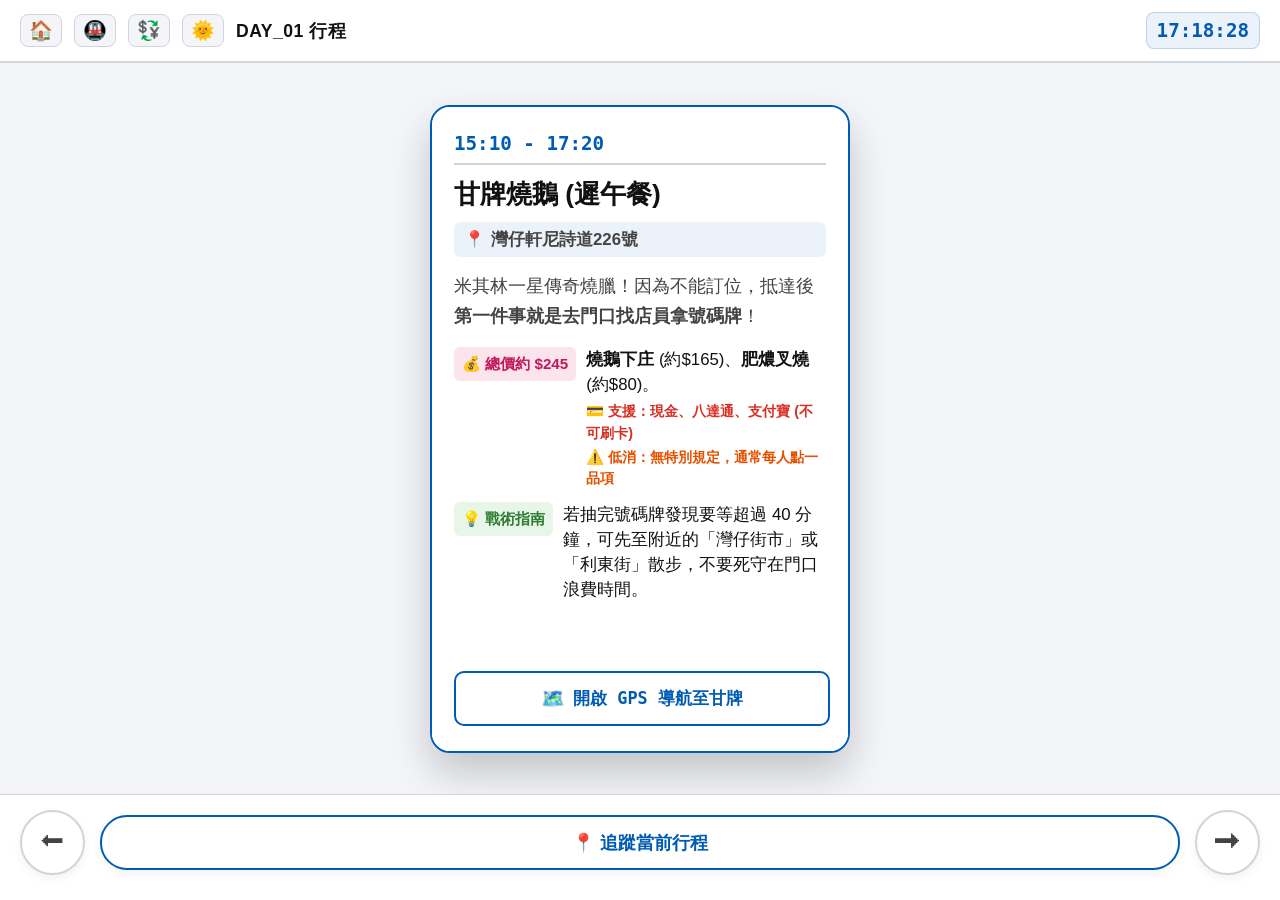
<file: HK/fix/hk_day01.html>
<!DOCTYPE html>
<html lang="zh-TW">
<head>
    <meta charset="UTF-8">
    <meta name="viewport" content="width=device-width, initial-scale=1.0">
    <title>HKG_DAY_01 | 香港登陸戰導覽</title>
    <link rel="stylesheet" href="common.css">
</head>
<body>

    <div class="sys-header">
        <div class="header-left">
            <a href="index.html?hub=1" class="theme-toggle" style="text-decoration: none; display: flex; align-items: center; justify-content: center;" title="回主選單大廳">🏠</a>
            <button class="theme-toggle" id="btn-mtr" onclick="toggleMTR()" title="港鐵即時雷達">🚇</button>
            <button class="theme-toggle" id="btn-currency" onclick="toggleCurrency()" title="開啟匯率換算">💱</button>
            <button class="theme-toggle" id="theme-btn" onclick="toggleTheme()" title="切換深淺色">🌞</button>
            <h1>DAY_01 行程</h1>
        </div>
        <span id="live-clock">00:00:00</span>

        <div id="currency-panel" class="currency-panel">
            <div style="font-size: 0.95rem; font-weight: 800; color: var(--tech-blue); border-bottom: 1px dashed var(--border-color); padding-bottom: 5px;">匯率換算 (HKD ➔ TWD)</div>
            <input type="number" id="hkd-input" placeholder="輸入 HKD 金額" oninput="calcCurrency()">
            <div style="display: flex; justify-content: space-between; align-items: baseline; margin-top: 5px;">
                <span style="font-size: 0.9rem; color: var(--text-sub);">約合台幣：</span>
                <span style="font-size: 1.3rem; font-weight: 900; color: #d93025; font-family: 'Consolas', monospace;"><span id="twd-output">0</span></span>
            </div>
        </div>

        <div id="mtr-panel" class="currency-panel" style="left: 55px; width: 280px;">
            <div style="font-size: 0.95rem; font-weight: 800; color: var(--tech-blue); border-bottom: 1px dashed var(--border-color); padding-bottom: 5px;">港鐵全路網即時看板</div>
            <div class="mtr-selectors" style="flex-direction: column; gap: 8px; margin-top: 10px;">
                <select id="mtr-line-select" onchange="updateMTRStations()" style="padding: 8px; border-radius: 6px; font-weight: bold;"></select>
                <select id="mtr-sta-select" style="padding: 8px; border-radius: 6px; font-weight: bold;"></select>
            </div>
            <button onclick="scanStationMTR()" style="background: var(--tech-blue); color: white; border: none; padding: 8px; border-radius: 6px; font-weight: bold; cursor: pointer; margin-top: 10px;">📡 掃描月台動態</button>
            <div id="mtr-result" style="display: none; flex-direction: column; gap: 10px; margin-top: 10px; padding-top: 10px; border-top: 1px dashed var(--border-color);">
                <div style="background: var(--bg-color); padding: 8px; border-radius: 6px; border-left: 4px solid var(--tech-blue);">
                    <div style="font-size: 0.85rem; color: var(--text-sub);">往 <span id="mtr-up-dest" style="font-weight:bold; color:var(--text-main);">--</span></div>
                    <div id="mtr-up-time" style="font-family: 'Consolas', monospace; font-size: 1.2rem; font-weight: 900; color: #d93025; margin-top: 2px;">--</div>
                </div>
                <div style="background: var(--bg-color); padding: 8px; border-radius: 6px; border-left: 4px solid #e65100;">
                    <div style="font-size: 0.85rem; color: var(--text-sub);">往 <span id="mtr-down-dest" style="font-weight:bold; color:var(--text-main);">--</span></div>
                    <div id="mtr-down-time" style="font-family: 'Consolas', monospace; font-size: 1.2rem; font-weight: 900; color: #d93025; margin-top: 2px;">--</div>
                </div>
            </div>
            <small id="mtr-status" style="color:var(--text-sub); text-align: center; font-size: 0.75rem; margin-top: 8px;">選擇路線與車站</small>
        </div>
    </div>

    <div class="card-stack" id="stack" onclick="closeCurrencyPanel()">
        
        <div class="card" data-start="00:00" data-end="11:50">
            <span class="time">11:50 以前</span>
            <h3 class="title">飛行與抵達準備</h3>
            <div class="location-bar">HKG 香港國際機場上空</div>
            <div class="desc">
                班機準備著陸，請把握機上最後時間填寫資料，落地後力求最速通關！
                
                <div class="checklist">
                    <div class="checklist-title">🎒 降落前衝刺檢核：</div>
                    <label>
                        <input type="checkbox">
                        <div class="check-content">
                            <span class="check-title">入境表</span>
                            <span class="check-desc">機上提早向空服員索取並填寫完畢 (若有港簽仍建議備著)。</span>
                        </div>
                    </label>
                    <label>
                        <input type="checkbox">
                        <div class="check-content">
                            <span class="check-title">網路開通</span>
                            <span class="check-desc">換好實體 SIM 卡，或提早將 eSIM 設為主要數據並開啟漫遊。</span>
                        </div>
                    </label>
                    <label>
                        <input type="checkbox">
                        <div class="check-content">
                            <span class="check-title">證件就位</span>
                            <span class="check-desc">護照、台胞證/電子港簽 (需印出紙本) 集中拿在手上。</span>
                        </div>
                    </label>
                </div>
            </div>
        </div>

        <div class="card" data-start="11:50" data-end="13:00">
            <span class="time">11:50 - 13:00</span>
            <h3 class="title">入境、領行李、緩衝</h3>
            <div class="location-bar">抵港大堂 (Arrival Hall)</div>
            <div class="desc">
                下機後跟隨頭頂「抵港/行李認領 (Arrivals)」的黃色指標快步前進。
                <div class="info-group">
                    <div class="tag-row"><span class="tag t-tip">💡 通關戰術</span><p>香港海關效率頗高，通關後抬頭看電子螢幕，尋找自己航班的<b>「行李轉盤號碼」</b>。</p></div>
                    <div class="tag-row"><span class="tag t-time">⏱ 耗時預估</span><p>從下機、排隊海關到拿到行李，平均約需 50 分鐘至 1 小時 10 分鐘。</p></div>
                </div>
            </div>
        </div>

        <div class="card" data-start="13:00" data-end="13:10">
            <span class="time">13:00 - 13:10</span>
            <h3 class="title">交通票券購入</h3>
            <div class="location-bar">接機大堂 A/B 區「客務中心」</div>
            <div class="desc">
                出海關大門抵達接機大廳後，<b>完全不需要上下樓層</b>。
                
                <div class="indoor-map">
                    <div class="indoor-map-title">TACTICAL ROUTE: 機場室內動線</div>
                    <div class="path-container">
                        <div class="path-node">
                            <div class="p-dot"></div>
                            <div class="p-label">海關檢查 & 綠色免申報通道</div>
                        </div>
                        <div class="path-node active">
                            <div class="p-dot"></div>
                            <div class="p-label">
                                接機大堂 (Arrival Hall)
                                <span class="p-sub">📍 目標：尋找大堂中央的「圓形客務中心」購買八達通或機場快線套票。</span>
                            </div>
                        </div>
                        <div class="path-node">
                            <div class="p-dot"></div>
                            <div class="p-label">
                                機場快線月台
                                <span class="p-sub">👉 買完票後，往「正前方大門」直走即達月台，連逼卡都不用！</span>
                            </div>
                        </div>
                    </div>
                </div>

                <div class="info-group">
                    <div class="tag-row"><span class="tag t-tip">⚠️ 避坑指南</span><p>若發現客務中心大排長龍，建議直接使用手機 <b>Klook 購買機場快線 QR Code</b>，可直接刷手機進站，省去排隊時間！</p></div>
                </div>
            </div>
        </div>

        <div class="card" data-start="13:10" data-end="13:35">
            <span class="time">13:10 - 13:35</span>
            <h3 class="title">搭乘機場快線 (AEL)</h3>
            <div class="location-bar">機場站 ➔ 香港站</div>
            <div class="desc">
                車程極快，僅需 24 分鐘直達港島市區。車內第一節與最後一節車廂配有 USB 充電座與免費 Wi-Fi。
                
                <div class="card-mtr-widget" data-from="AEL-AIR" data-to="AEL-HOK">
                    <div class="w-header">
                        <span class="w-title">🚇 戰術雷達：機場 ➔ 香港站</span>
                        <button class="w-btn" onclick="scanCardMTR(this)">掃描班次</button>
                    </div>
                    <div class="w-result">
                        <div class="w-row"><span>預估車程：</span><span class="w-val j-time">--</span></div>
                        <div class="w-row"><span>下一班車：</span><span class="w-val n-train" style="color:#d93025;">--</span></div>
                        <div class="w-row" style="border-top:1px solid rgba(0,0,0,0.1); padding-top:8px;">
                            <span style="color:var(--tech-blue); font-weight:bold;">🎯 預計抵達：</span>
                            <span class="w-val a-time" style="color:var(--tech-blue); font-size: 1.3rem;">--:--</span>
                        </div>
                    </div>
                </div>
            </div>
        </div>

        <div class="card" data-start="13:35" data-end="14:15">
            <span class="time">13:35 - 14:15</span>
            <h3 class="title">轉乘的士前往飯店</h3>
            <div class="location-bar">香港站 的士排班站 (Taxi Stand)</div>
            <div class="desc">
                抵達香港站後，依循「的士 (Taxi)」指標前往排班處。港島區請搭乘<b>「紅色市區的士」</b>。
                <div class="plan-b">
                    <div class="plan-b-title">🚖 給司機看的地址 (請放大給司機看)</div>
                    <b style="font-size: 1.3rem; color: #111;">灣仔 皇后大道東 373號<br>英皇駿景酒店<br><span style="font-size: 1rem; color: #666;">(The Emperor Hotel)</span></b>
                </div>
                <div class="info-group">
                    <div class="tag-row"><span class="tag t-money">💰 車資預估</span><p>跳表約 $50 - $70 HKD。注意：<b>行李放後車廂每件需加收 $6 HKD</b>。備好百元或小鈔，司機通常不找千元大鈔。</p></div>
                </div>
            </div>
            <a href="http://googleusercontent.com/maps.google.com/?q=The+Emperor+Hotel+Hong+Kong" target="_blank" class="nav-btn">開啟 GPS 導航至飯店</a>
        </div>

        <div class="card" data-start="14:15" data-end="15:10">
            <span class="time">14:15 - 15:10</span>
            <h3 class="title">飯店入住與整頓</h3>
            <div class="location-bar">英皇駿景酒店 LOBBY</div>
            <div class="desc">
                辦理 Check-in 手續，卸下沉重的行李裝備，準備輕裝上陣。
                
                <div class="checklist">
                    <div class="checklist-title">🏨 入房與出門確認：</div>
                    <label>
                        <input type="checkbox">
                        <div class="check-content">
                            <span class="check-title">押金</span>
                            <span class="check-desc">準備一張信用卡給櫃檯刷空卡當作押金。</span>
                        </div>
                    </label>
                    <label>
                        <input type="checkbox">
                        <div class="check-content">
                            <span class="check-title">轉接頭</span>
                            <span class="check-desc">檢查房內是否有「英規三角插座」，若無可向櫃檯借用。</span>
                        </div>
                    </label>
                    <label>
                        <input type="checkbox">
                        <div class="check-content">
                            <span class="check-title">輕裝出門</span>
                            <span class="check-desc">護照鎖入保險箱，只帶隨身小包、八達通與足夠的港幣現金出發！</span>
                        </div>
                    </label>
                </div>
            </div>
        </div>

        <div class="card" data-start="15:10" data-end="17:20">
            <span class="time">15:10 - 17:20</span>
            <h3 class="title">甘牌燒鵝 (遲午餐)</h3>
            <div class="location-bar">灣仔軒尼詩道226號</div>
            <div class="desc">
                米其林一星傳奇燒臘！因為不能訂位，抵達後<b>第一件事就是去門口找店員拿號碼牌</b>！
                <div class="info-group">
                    <div class="tag-row"><span class="tag t-money">💰 總價約 $245</span><p>
                        <b>燒鵝下庄</b> (約$165)、<b>肥燶叉燒</b> (約$80)。<br>
                        <span style="color:#d93025; font-size: 0.9rem; font-weight: bold; display:block; margin-top:4px;">💳 支援：現金、八達通、支付寶 (不可刷卡)</span>
                        <span style="color:#e65100; font-size: 0.9rem; font-weight: bold; display:block; margin-top:2px;">⚠️ 低消：無特別規定，通常每人點一品項</span>
                    </p></div>
                    <div class="tag-row"><span class="tag t-tip">💡 戰術指南</span><p>若抽完號碼牌發現要等超過 40 分鐘，可先至附近的「灣仔街市」或「利東街」散步，不要死守在門口浪費時間。</p></div>
                </div>
            </div>
            <a href="http://googleusercontent.com/maps.google.com/?q=甘牌燒鵝" target="_blank" class="nav-btn">開啟 GPS 導航至甘牌</a>
        </div>

        <div class="card" data-start="17:20" data-end="20:00">
            <span class="time">17:20 - 20:00</span>
            <h3 class="title">銅鑼灣神級蛋撻與逛街</h3>
            <div class="location-bar">銅鑼灣商圈</div>
            <div class="desc">
                朝聖香港目前最火紅的兩大神級蛋撻！買完後可在銅鑼灣 (SOGO、時代廣場) 盡情逛街消化。
                <div class="info-group">
                    <div class="tag-row"><span class="tag t-star">🥐 Bakehouse</span><p>
                        <b>「酸種蛋撻」($12.5 HKD/顆)</b><br>
                        外殼像可頌般酥脆，內餡奶香極濃。<br>
                        <span style="color:#d93025; font-size: 0.9rem; font-weight: bold; display:block; margin-top:4px;">💳 支援：信用卡、Apple Pay、八達通 (不收現)</span>
                        <span style="color:#e65100; font-size: 0.9rem; font-weight: bold; display:block; margin-top:2px;">⚠️ 低消：無 (外帶店)</span>
                    </p></div>
                    <div class="tag-row"><span class="tag t-star">🧁 Hashtag B</span><p>
                        <b>「拿破崙焦糖千層撻」($18 HKD/顆)</b><br>
                        獨創花朵造型，底部有濃郁焦糖醬。<br>
                        <span style="color:#2e7d32; font-size: 0.9rem; font-weight: bold; display:block; margin-top:4px;">💳 支援：現金、信用卡、八達通</span>
                        <span style="color:#e65100; font-size: 0.9rem; font-weight: bold; display:block; margin-top:2px;">⚠️ 低消：無 (外帶店)</span>
                    </p></div>
                </div>
            </div>
            
            <div style="display: flex; flex-direction: column; gap: 10px; margin-top: 15px; flex-shrink: 0;">
                <a href="http://googleusercontent.com/maps.google.com/?q=Bakehouse+Causeway+Bay" target="_blank" class="nav-btn" style="margin-top: 0;">開啟 GPS 導航至 Bakehouse</a>
                <a href="http://googleusercontent.com/maps.google.com/?q=Hashtag+B+Causeway+Bay" target="_blank" class="nav-btn" style="margin-top: 0; border-color: #515154; color: #515154;">開啟 GPS 導航至 Hashtag B</a>
            </div>
        </div>

        <div class="card" data-start="20:00" data-end="21:35">
            <span class="time">20:00 - 21:35</span>
            <h3 class="title">華姐清湯腩 (晚餐)</h3>
            <div class="location-bar">天后電氣道13號 (港鐵天后站 A2 出口對面)</div>
            <div class="desc">
                米其林必比登推薦的清湯牛腩名店，湯頭清甜不膩口，完美溫暖你逛了一整個下午的胃。
                
                <div class="card-mtr-widget" data-from="ISL-CAB" data-to="ISL-TIH">
                    <div class="w-header">
                        <span class="w-title">🚇 戰術雷達：銅鑼灣 ➔ 天后</span>
                        <button class="w-btn" onclick="scanCardMTR(this)">掃描班次</button>
                    </div>
                    <div class="w-result">
                        <div class="w-row"><span>預估車程：</span><span class="w-val j-time">--</span></div>
                        <div class="w-row"><span>下一班車：</span><span class="w-val n-train" style="color:#d93025;">--</span></div>
                        <div class="w-row" style="border-top:1px solid rgba(0,0,0,0.1); padding-top:8px;">
                            <span style="color:var(--tech-blue); font-weight:bold;">🎯 預計抵達：</span>
                            <span class="w-val a-time" style="color:var(--tech-blue); font-size: 1.3rem;">--:--</span>
                        </div>
                    </div>
                </div>

                <div class="info-group">
                    <div class="tag-row"><span class="tag t-money">💰 總價約 $80</span><p>
                        <b>清湯牛腩河粉</b> (約$60)、<b>淨蘿蔔</b> (約$20)。<br>
                        <span style="color:#d93025; font-size: 0.9rem; font-weight: bold; display:block; margin-top:4px;">💳 支援：現金、八達通 (不可刷卡)</span>
                        <span style="color:#e65100; font-size: 0.9rem; font-weight: bold; display:block; margin-top:2px;">⚠️ 低消：每人 $55 HKD</span>
                    </p></div>
                    <div class="tag-row"><span class="tag t-tip">💡 點餐技巧</span><p>喜歡吃帶點油脂口感的，可以點「崩沙腩」或「坑腩」(數量有限，晚上去可能賣完)。</p></div>
                </div>
            </div>
            <a href="http://googleusercontent.com/maps.google.com/?q=華姐清湯腩" target="_blank" class="nav-btn">開啟 GPS 導航至華姐</a>
        </div>

        <div class="card" data-start="21:35" data-end="22:45">
            <span class="time">21:35 - 22:45</span>
            <h3 class="title">甜姨姨私房甜品 (宵夜)</h3>
            <div class="location-bar">天后清風街13號 (從華姐步行 3 分鐘)</div>
            <div class="desc">
                體驗正宗香港人的夜生活：飯後吃「糖水」。這家店也是港劇迷必來朝聖的經典場景。
                <div class="info-group">
                    <div class="tag-row"><span class="tag t-money">💰 總價約 $103</span><p>
                        <b>榴槤豆腐花</b> ($55)、<b>芒果神冰</b> ($48)。<br>
                        <span style="color:#d93025; font-size: 0.9rem; font-weight: bold; display:block; margin-top:4px;">💳 支援：現金、八達通 (不可刷卡)</span>
                        <span style="color:#e65100; font-size: 0.9rem; font-weight: bold; display:block; margin-top:2px;">⚠️ 低消：每人一份甜品或飲品</span>
                    </p></div>
                    <div class="tag-row"><span class="tag t-star">🍨 推薦</span><p>不吃榴槤的人，點「芒果神冰」或是溫潤順口的「芝麻糊豆腐花」絕對不會出錯。</p></div>
                </div>
            </div>
            <a href="http://googleusercontent.com/maps.google.com/?q=甜姨姨私房甜品" target="_blank" class="nav-btn">開啟 GPS 導航至甜姨姨</a>
        </div>

        <div class="card" data-start="22:45" data-end="23:30">
            <span class="time">22:45 - 23:30</span>
            <h3 class="title">搭乘叮叮車浪漫回飯店</h3>
            <div class="location-bar">上車點：琉璃街站 ➔ 下車點：聯發街 或 汕頭街</div>
            <div class="desc">
                搭乘百年歷史的雙層電車「叮叮車」，以最便宜、最接地氣的方式結束第一天的外出行程。
                <div class="info-group">
                    <div class="tag-row"><span class="tag t-money">💰 叮叮車資</span><p>單人單趟皆為 $3 HKD。<b>(支援現金、八達通)</b></p></div>
                    <div class="tag-row"><span class="tag t-tip">💡 搭車必備常識</span><p>1. <b>辨識方向：</b> 車頭螢幕顯示往「堅尼地城、跑馬地」皆可 (往西行)。<br>2. <b>後門上車：</b> 不需刷卡，直接上二樓搶車頭座位。<br>3. <b>前門下車：</b> 下車時才拍八達通卡付款。</p></div>
                </div>
            </div>
            <a href="http://googleusercontent.com/maps.google.com/?q=The+Emperor+Hotel+Hong+Kong" target="_blank" class="nav-btn">開啟 GPS 導航回飯店</a>
        </div>

        <div class="card" data-start="23:30" data-end="23:59">
            <span class="time">23:30 以後</span>
            <h3 class="title">DAY 01 戰備結算</h3>
            <div class="location-bar">灣仔英皇駿景酒店</div>
            <div class="desc">
                第一天登陸任務圓滿達成！以下為本日<b>雙人總結算</b>預估開銷統計：
                
                <div class="data-box">
                    <span>> 交通：機快($170)+的士($82)+港鐵($10)+叮叮($6) = $268</span>
                    <span>> 飲食：甘牌($245)+蛋撻($111)+華姐($140)+甜姨姨($103) = $599</span>
                    <span class="total">> 雙人總計估算: $867 HKD</span>
                </div>

                <div class="checklist" style="margin-top: 20px;">
                    <div class="checklist-title">💰 支付方式盤點與建議：</div>
                    <label>
                        <input type="checkbox" checked disabled>
                        <div class="check-content">
                            <span class="check-title">現金需求 (約 $400 HKD)</span>
                            <span class="check-desc">甘牌燒鵝、華姐清湯腩、甜姨姨等傳統小店，若沒有八達通，務必備妥足夠現金。</span>
                        </div>
                    </label>
                    <label>
                        <input type="checkbox" checked disabled>
                        <div class="check-content">
                            <span class="check-title">刷卡需求</span>
                            <span class="check-desc">Bakehouse 強制無現金，請準備好回饋高的海外信用卡或綁定 Apple Pay。</span>
                        </div>
                    </label>
                    <label>
                        <input type="checkbox" checked disabled>
                        <div class="check-content">
                            <span class="check-title">八達通需求</span>
                            <span class="check-desc">搭乘港鐵、叮叮車必備，也可在上述大部分餐廳作為現金的替代支付。</span>
                        </div>
                    </label>
                </div>
            </div>
        </div>

    </div>
    <div class="controls">
        <button class="btn" id="btn-prev" title="上一個行程">⬅</button>
        <button class="btn btn-center" id="btn-now">📍 追蹤當前行程</button>
        <button class="btn" id="btn-next" title="下一個行程">➡</button>
    </div>

    <script src="common.js" defer></script>
</body>
</html>
</file>
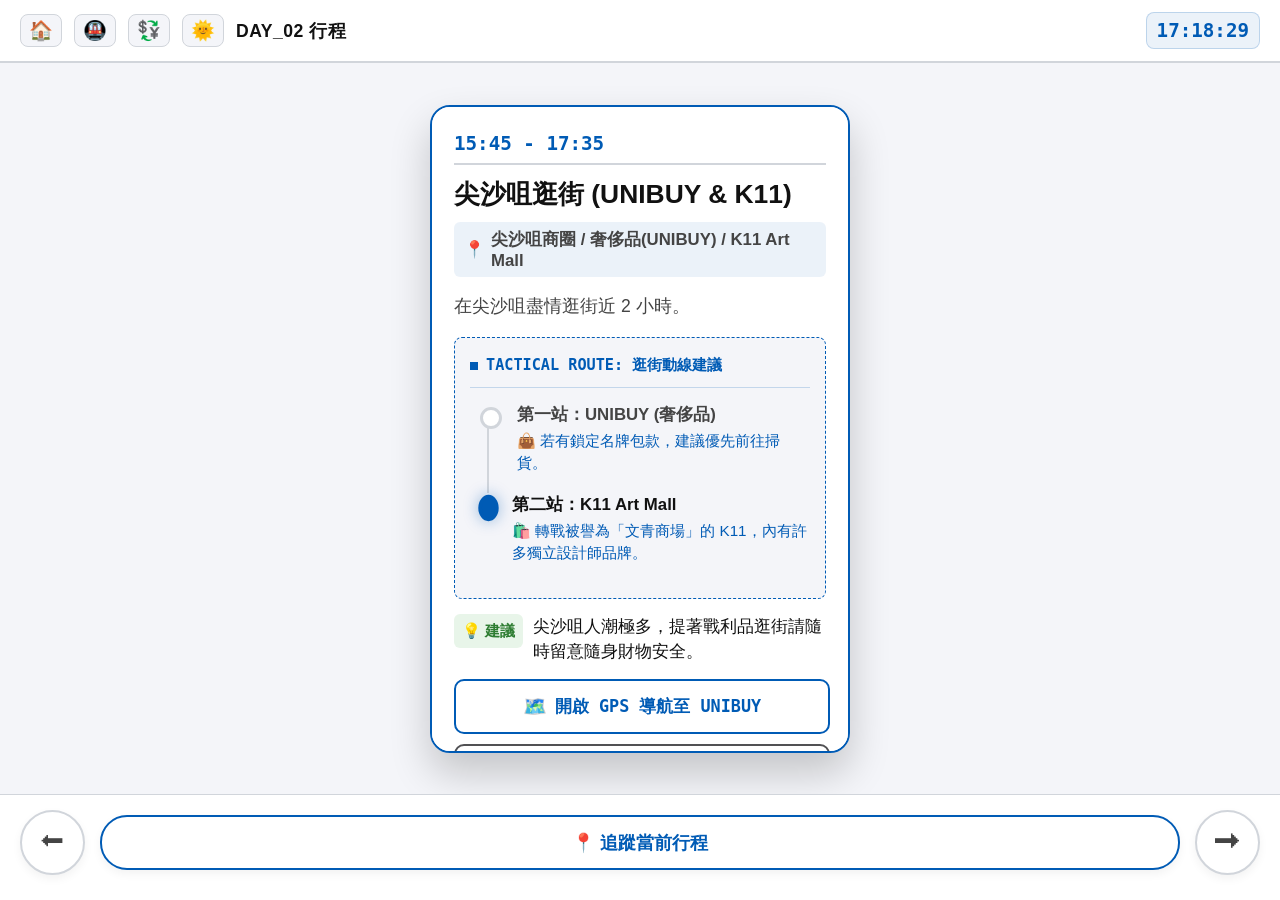
<file: HK/fix/hk_day02.html>
<!DOCTYPE html>
<html lang="zh-TW">
<head>
    <meta charset="UTF-8">
    <meta name="viewport" content="width=device-width, initial-scale=1.0">
    <title>HKG_DAY_02 | 九龍半島行軍導覽</title>
    <link rel="stylesheet" href="common.css">
</head>
<body>

    <div class="sys-header">
        <div class="header-left">
            <a href="index.html?hub=1" class="theme-toggle" style="text-decoration: none; display: flex; align-items: center; justify-content: center;" title="回主選單大廳">🏠</a>
            <button class="theme-toggle" id="btn-mtr" onclick="toggleMTR()" title="港鐵即時雷達">🚇</button>
            <button class="theme-toggle" id="btn-currency" onclick="toggleCurrency()" title="開啟匯率換算">💱</button>
            <button class="theme-toggle" id="theme-btn" onclick="toggleTheme()" title="切換深淺色">🌞</button>
            <h1>DAY_02 行程</h1>
        </div>
        <span id="live-clock">00:00:00</span>

        <div id="currency-panel" class="currency-panel">
            <div style="font-size: 0.95rem; font-weight: 800; color: var(--tech-blue); border-bottom: 1px dashed var(--border-color); padding-bottom: 5px;">匯率換算 (HKD ➔ TWD)</div>
            <input type="number" id="hkd-input" placeholder="輸入 HKD 金額" oninput="calcCurrency()">
            <div style="display: flex; justify-content: space-between; align-items: baseline; margin-top: 5px;">
                <span style="font-size: 0.9rem; color: var(--text-sub);">約合台幣：</span>
                <span style="font-size: 1.3rem; font-weight: 900; color: #d93025; font-family: 'Consolas', monospace;"><span id="twd-output">0</span></span>
            </div>
        </div>

        <div id="mtr-panel" class="currency-panel" style="left: 55px; width: 280px;">
            <div style="font-size: 0.95rem; font-weight: 800; color: var(--tech-blue); border-bottom: 1px dashed var(--border-color); padding-bottom: 5px;">港鐵全路網即時看板</div>
            <div class="mtr-selectors" style="flex-direction: column; gap: 8px; margin-top: 10px;">
                <select id="mtr-line-select" onchange="updateMTRStations()" style="padding: 8px; border-radius: 6px; font-weight: bold;"></select>
                <select id="mtr-sta-select" style="padding: 8px; border-radius: 6px; font-weight: bold;"></select>
            </div>
            <button onclick="scanStationMTR()" style="background: var(--tech-blue); color: white; border: none; padding: 8px; border-radius: 6px; font-weight: bold; cursor: pointer; margin-top: 10px;">📡 掃描月台動態</button>
            <div id="mtr-result" style="display: none; flex-direction: column; gap: 10px; margin-top: 10px; padding-top: 10px; border-top: 1px dashed var(--border-color);">
                <div style="background: var(--bg-color); padding: 8px; border-radius: 6px; border-left: 4px solid var(--tech-blue);">
                    <div style="font-size: 0.85rem; color: var(--text-sub);">往 <span id="mtr-up-dest" style="font-weight:bold; color:var(--text-main);">--</span></div>
                    <div id="mtr-up-time" style="font-family: 'Consolas', monospace; font-size: 1.2rem; font-weight: 900; color: #d93025; margin-top: 2px;">--</div>
                </div>
                <div style="background: var(--bg-color); padding: 8px; border-radius: 6px; border-left: 4px solid #e65100;">
                    <div style="font-size: 0.85rem; color: var(--text-sub);">往 <span id="mtr-down-dest" style="font-weight:bold; color:var(--text-main);">--</span></div>
                    <div id="mtr-down-time" style="font-family: 'Consolas', monospace; font-size: 1.2rem; font-weight: 900; color: #d93025; margin-top: 2px;">--</div>
                </div>
            </div>
            <small id="mtr-status" style="color:var(--text-sub); text-align: center; font-size: 0.75rem; margin-top: 8px;">選擇路線與車站</small>
        </div>
    </div>

    <div class="card-stack" id="stack" onclick="closeCurrencyPanel()">
        
        <div class="card" data-start="00:00" data-end="11:00">
            <span class="time">11:00 以前</span>
            <h3 class="title">起床與整備</h3>
            <div class="location-bar">灣仔英皇駿景酒店</div>
            <div class="desc">
                睡到自然醒，飯店休息梳洗 (約 1 hr)。準備開啟第二天的九龍半島之旅。
                
                <div class="checklist">
                    <div class="checklist-title">🎒 出門戰備檢核：</div>
                    <label>
                        <input type="checkbox">
                        <div class="check-content">
                            <span class="check-title">八達通與現金</span>
                            <span class="check-desc">確認帶上實體卡片，並備妥足夠的港幣現金 (過海與吃大排檔會用到)。</span>
                        </div>
                    </label>
                    <label>
                        <input type="checkbox">
                        <div class="check-content">
                            <span class="check-title">電力確認</span>
                            <span class="check-desc">確認手機電量，並帶上充飽電的行動電源與傳輸線。</span>
                        </div>
                    </label>
                    <label>
                        <input type="checkbox">
                        <div class="check-content">
                            <span class="check-title">環保袋</span>
                            <span class="check-desc">香港購物塑膠袋皆需收費，建議隨身攜帶一個輕便購物袋。</span>
                        </div>
                    </label>
                </div>
            </div>
        </div>

        <div class="card" data-start="11:00" data-end="11:45">
            <span class="time">11:00 - 11:45</span>
            <h3 class="title">跨海遠征旺角</h3>
            <div class="location-bar">地鐵：灣仔站 ➔ 旺角站 (E2 出口)</div>
            <div class="desc">
                搭乘港鐵過海，準備體驗香港最道地的老字號早茶。
                
                <div class="card-mtr-widget" data-from="ISL-WAC" data-to="TWL-MOK">
                    <div class="w-header">
                        <span class="w-title">🚇 戰術雷達：灣仔 ➔ 旺角</span>
                        <button class="w-btn" onclick="scanCardMTR(this)">掃描班次</button>
                    </div>
                    <div class="w-result">
                        <div class="w-row"><span>預估車程：</span><span class="w-val j-time">--</span></div>
                        <div class="w-row"><span>下一班車：</span><span class="w-val n-train" style="color:#d93025;">--</span></div>
                        <div class="w-row" style="border-top:1px solid rgba(0,0,0,0.1); padding-top:8px;">
                            <span style="color:var(--tech-blue); font-weight:bold;">🎯 預計抵達：</span>
                            <span class="w-val a-time" style="color:var(--tech-blue); font-size: 1.3rem;">--:--</span>
                        </div>
                    </div>
                </div>

                <div class="info-group">
                    <div class="tag-row"><span class="tag t-money">💰 港鐵車資</span><p>過海段 (灣仔 ➔ 旺角)：單人八達通約 $12 HKD。</p></div>
                    <div class="tag-row"><span class="tag t-tip">💡 轉乘戰術</span><p>在灣仔搭乘「往堅尼地城」方向，坐一站到「金鐘」，走到對面月台換乘紅線 (荃灣線) 往荃灣方向即可抵達。</p></div>
                </div>
            </div>
        </div>

        <div class="card" data-start="11:45" data-end="13:00">
            <span class="time">11:45 - 13:00</span>
            <h3 class="title">倫敦大酒樓 (早茶)</h3>
            <div class="location-bar">旺角彌敦道612號 (好望角大廈)</div>
            <div class="desc">
                體驗香港碩果僅存的「懷舊推車飲茶」文化，用餐預抓 1 小時。這裡充滿了香港阿伯阿婆看報紙聊天的道地氛圍。
                <div class="info-group">
                    <div class="tag-row"><span class="tag t-money">💰 總價約 $250</span><p>
                        點心分小/中/大/特點計價，加上茶資 (每人約$15)。<br>
                        <span style="color:#d93025; font-size: 0.9rem; font-weight: bold; display:block; margin-top:4px;">💳 支援：現金、八達通、信用卡</span>
                        <span style="color:#e65100; font-size: 0.9rem; font-weight: bold; display:block; margin-top:2px;">⚠️ 低消：每人必須付「茶資」</span>
                    </p></div>
                    <div class="tag-row"><span class="tag t-star">🥟 點餐攻略</span><p>不用客氣，看到阿姨推車過來，拿著桌上的「點心卡」直接衝上去指你要「蝦餃、燒賣、鳳爪」，阿姨會幫你蓋章！</p></div>
                    <div class="tag-row"><span class="tag t-tip">💡 洗碗儀式</span><p>入座後服務生會上一盆「熱水」，那是讓你自己燙洗碗筷用的香港傳統，千萬別拿來喝！</p></div>
                </div>
            </div>
            <a href="http://googleusercontent.com/maps.google.com/?q=旺角倫敦大酒樓" target="_blank" class="nav-btn">開啟 GPS 導航至酒樓</a>
        </div>

        <div class="card" data-start="13:00" data-end="14:15">
            <span class="time">13:00 - 14:15</span>
            <h3 class="title">波鞋街與潮流巡禮</h3>
            <div class="location-bar">旺角花園街 (波鞋街商圈) / 432Hz</div>
            <div class="desc">
                從酒樓步行約 5-8 min。這裡是香港球鞋與潮流服飾的重鎮。
                <div class="info-group">
                    <div class="tag-row"><span class="tag t-star">👟 逛街重點</span><p>除了整條街的球鞋店，特別推薦去朝聖香港知名潮店 <b>432Hz</b>。</p></div>
                    <div class="tag-row"><span class="tag t-tip">🥤 逛街補給</span><p>逛累了可以順便買杯最近爆紅的「霸王茶姬」邊走邊喝。</p></div>
                </div>
            </div>
            <a href="http://googleusercontent.com/maps.google.com/?q=旺角花園街" target="_blank" class="nav-btn">開啟 GPS 導航至波鞋街</a>
        </div>

        <div class="card" data-start="14:15" data-end="14:40">
            <span class="time">14:15 - 14:40</span>
            <h3 class="title">嘉多娜餅屋 (布丁包)</h3>
            <div class="location-bar">油麻地碧街54號 (從旺角步行約8分)</div>
            <div class="desc">
                順著彌敦道往油麻地方向散步，朝聖香港近年最夯的排隊神級點心！
                <div class="info-group">
                    <div class="tag-row"><span class="tag t-money">💰 單價 $15/顆</span><p>
                        <span style="color:#d93025; font-size: 0.9rem; font-weight: bold; display:block; margin-top:4px;">💳 支援：現金、八達通 (不可刷卡)</span>
                    </p></div>
                    <div class="tag-row"><span class="tag t-star">🍮 鎮店之寶</span><p><b>「法式布丁包」</b>！外層是法國麵包的酥脆，裡面裝滿濃郁滑順的烤布丁液，剛出爐超級美味。</p></div>
                    <div class="tag-row"><span class="tag t-tip">⚠️ 備案</span><p>出爐時間往往大排長龍。若排隊太長，可先買其他港式麵包墊胃。</p></div>
                </div>
            </div>
            <a href="http://googleusercontent.com/maps.google.com/?q=油麻地嘉多娜餅屋" target="_blank" class="nav-btn">開啟 GPS 導航至嘉多娜</a>
        </div>

        <div class="card" data-start="14:40" data-end="15:15">
            <span class="time">14:40 - 15:15</span>
            <h3 class="title">巧佳小巴用品 (文化朝聖)</h3>
            <div class="location-bar">油麻地炮台街39號 (從嘉多娜步行約7分)</div>
            <div class="desc">
                香港獨有文化！全港唯一手寫「紅藍相間小巴牌」的麥師傅老店，絕對是買特色伴手禮的最佳地點。
                <div class="info-group">
                    <div class="tag-row"><span class="tag t-money">💰 約 $40-$150</span><p>
                        小巴牌鑰匙圈約 $40，大型掛牌約 $100+。<br>
                        <span style="color:#d93025; font-size: 0.9rem; font-weight: bold; display:block; margin-top:4px;">💳 支援：現金、八達通</span>
                    </p></div>
                    <div class="tag-row"><span class="tag t-star">🖌️ 必買推薦</span><p>店內有滿滿寫著香港地名、搞笑金句（如：百毒不侵、準時收工）的壓克力牌，也可以現場請師傅客製化寫上自己的名字！</p></div>
                </div>
            </div>
            <a href="http://googleusercontent.com/maps.google.com/?q=Hawk+Ltd+Hong+Kong" target="_blank" class="nav-btn">開啟 GPS 導航至巧佳小巴</a>
        </div>

        <div class="card" data-start="15:15" data-end="15:45">
            <span class="time">15:15 - 15:45</span>
            <h3 class="title">移動至尖沙咀</h3>
            <div class="location-bar">地鐵：油麻地站 ➔ 尖沙咀站</div>
            <div class="desc">
                結束油麻地的文化巡禮，搭乘地鐵轉移戰線至繁華的尖沙咀。
                
                <div class="card-mtr-widget" data-from="TWL-YMT" data-to="TWL-TST">
                    <div class="w-header">
                        <span class="w-title">🚇 戰術雷達：油麻地 ➔ 尖沙咀</span>
                        <button class="w-btn" onclick="scanCardMTR(this)">掃描班次</button>
                    </div>
                    <div class="w-result">
                        <div class="w-row"><span>預估車程：</span><span class="w-val j-time">--</span></div>
                        <div class="w-row"><span>下一班車：</span><span class="w-val n-train" style="color:#d93025;">--</span></div>
                        <div class="w-row" style="border-top:1px solid rgba(0,0,0,0.1); padding-top:8px;">
                            <span style="color:var(--tech-blue); font-weight:bold;">🎯 預計抵達：</span>
                            <span class="w-val a-time" style="color:var(--tech-blue); font-size: 1.3rem;">--:--</span>
                        </div>
                    </div>
                </div>

                <div class="info-group">
                    <div class="tag-row"><span class="tag t-money">💰 港鐵車資</span><p>市區段 (油麻地 ➔ 尖沙咀)：單人八達通約 $5 HKD。</p></div>
                </div>
            </div>
        </div>

        <div class="card" data-start="15:45" data-end="17:35">
            <span class="time">15:45 - 17:35</span>
            <h3 class="title">尖沙咀逛街 (UNIBUY & K11)</h3>
            <div class="location-bar">尖沙咀商圈 / 奢侈品(UNIBUY) / K11 Art Mall</div>
            <div class="desc">
                在尖沙咀盡情逛街近 2 小時。
                <div class="indoor-map">
                    <div class="indoor-map-title">TACTICAL ROUTE: 逛街動線建議</div>
                    <div class="path-container">
                        <div class="path-node">
                            <div class="p-dot"></div>
                            <div class="p-label">第一站：UNIBUY (奢侈品)
                                <span class="p-sub">👜 若有鎖定名牌包款，建議優先前往掃貨。</span>
                            </div>
                        </div>
                        <div class="path-node active">
                            <div class="p-dot"></div>
                            <div class="p-label">
                                第二站：K11 Art Mall
                                <span class="p-sub">🛍️ 轉戰被譽為「文青商場」的 K11，內有許多獨立設計師品牌。</span>
                            </div>
                        </div>
                    </div>
                </div>
                <div class="info-group">
                    <div class="tag-row"><span class="tag t-tip">💡 建議</span><p>尖沙咀人潮極多，提著戰利品逛街請隨時留意隨身財物安全。</p></div>
                </div>
            </div>
            <div style="display: flex; flex-direction: column; gap: 10px; margin-top: 15px; flex-shrink: 0;">
                <a href="https://maps.google.com/?q=UNIBUY+尖沙咀" target="_blank" class="nav-btn" style="margin-top: 0;">開啟 GPS 導航至 UNIBUY</a>
                <a href="https://maps.google.com/?q=K11+Art+Mall" target="_blank" class="nav-btn" style="margin-top: 0; border-color: #515154; color: #515154;">開啟 GPS 導航至 K11</a>
            </div>
        </div>

        <div class="card" data-start="17:35" data-end="19:00">
            <span class="time">17:35 - 19:00</span>
            <h3 class="title">星光大道與維多利亞港</h3>
            <div class="location-bar">尖沙咀海濱長廊</div>
            <div class="desc">
                往維港海濱方向散步，找定拍照點，欣賞無敵海景。
                <div class="info-group">
                    <div class="tag-row"><span class="tag t-star">⭐ 必看亮點</span><p>香港電影金像獎女神銅像、李小龍銅像，以及地上的名人手印。</p></div>
                    <div class="tag-row"><span class="tag t-time">📸 攝影時間點</span><p>這個時間點完美捕捉從「黃昏夕陽」一路漸變到對岸港島建築物亮起「百萬夜景」的神奇時刻！</p></div>
                </div>
            </div>
            <a href="http://googleusercontent.com/maps.google.com/?q=星光大道" target="_blank" class="nav-btn">開啟 GPS 導航至海濱</a>
        </div>

        <div class="card" data-start="19:00" data-end="19:30">
            <span class="time">19:00 - 19:30</span>
            <h3 class="title">重返旺角 (前往晚餐)</h3>
            <div class="location-bar">地鐵：尖沙咀站 ➔ 旺角站</div>
            <div class="desc">
                告別海港，搭乘地鐵回旺角，出站後步行至通菜街。
                
                <div class="card-mtr-widget" data-from="TWL-TST" data-to="TWL-MOK">
                    <div class="w-header">
                        <span class="w-title">🚇 戰術雷達：尖沙咀 ➔ 旺角</span>
                        <button class="w-btn" onclick="scanCardMTR(this)">掃描班次</button>
                    </div>
                    <div class="w-result">
                        <div class="w-row"><span>預估車程：</span><span class="w-val j-time">--</span></div>
                        <div class="w-row"><span>下一班車：</span><span class="w-val n-train" style="color:#d93025;">--</span></div>
                        <div class="w-row" style="border-top:1px solid rgba(0,0,0,0.1); padding-top:8px;">
                            <span style="color:var(--tech-blue); font-weight:bold;">🎯 預計抵達：</span>
                            <span class="w-val a-time" style="color:var(--tech-blue); font-size: 1.3rem;">--:--</span>
                        </div>
                    </div>
                </div>

                <div class="info-group">
                    <div class="tag-row"><span class="tag t-money">💰 港鐵車資</span><p>市區段 (尖沙咀 ➔ 旺角)：單人八達通約 $5 HKD。</p></div>
                </div>
            </div>
        </div>

        <div class="card" data-start="19:30" data-end="20:45">
            <span class="time">19:30 - 20:45</span>
            <h3 class="title">女人街食飯公司 (晚餐)</h3>
            <div class="location-bar">旺角通菜街1A-1L威達商業大廈 1樓</div>
            <div class="desc">
                體驗最道地、最有氣氛的「港式大排檔」熱炒風情！
                <div class="info-group">
                    <div class="tag-row"><span class="tag t-money">💰 總價約 $450</span><p>
                        以熱炒均價估算。<br>
                        <span style="color:#d93025; font-size: 0.9rem; font-weight: bold; display:block; margin-top:4px;">💳 支援：現金、信用卡、八達通</span>
                    </p></div>
                    <div class="tag-row"><span class="tag t-star">🦀 推薦必點</span><p>避風塘炒蟹、黑松露鮮蝦多士、沙爹牛肉粉絲煲。</p></div>
                    <div class="tag-row"><span class="tag t-tip">📸 環境特色</span><p>店內裝潢神還原香港80年代的霓虹燈街頭與綠色鐵皮屋，超級適合拍照打卡！</p></div>
                </div>
            </div>
            <a href="http://googleusercontent.com/maps.google.com/?q=女人街食飯公司" target="_blank" class="nav-btn">開啟 GPS 導航至餐廳</a>
        </div>

        <div class="card" data-start="20:45" data-end="21:15">
            <span class="time">20:45 - 21:15</span>
            <h3 class="title">迪士尼備糧 (戰略採買)</h3>
            <div class="location-bar">旺角周邊麵包店 / 超市</div>
            <div class="desc">
                <b>【明日戰略重點】</b>：買好明天去迪士尼要在門口排隊時吃的早餐與乾糧！
                <div class="checklist">
                    <div class="checklist-title">🛒 採買檢核表：</div>
                    <label>
                        <input type="checkbox">
                        <div class="check-content">
                            <span class="check-title">常溫麵包 (2-3人份)</span>
                            <span class="check-desc">若嘉多娜已打烊，隨便找一間連鎖西餅店 (如美心、東海堂) 買明天的麵包即可。</span>
                        </div>
                    </label>
                    <label>
                        <input type="checkbox">
                        <div class="check-content">
                            <span class="check-title">瓶裝水或飲料</span>
                            <span class="check-desc">迪士尼園區內水非常貴，務必在市區超市或便利商店先買好帶進去。</span>
                        </div>
                    </label>
                </div>
            </div>
        </div>

        <div class="card" data-start="21:15" data-end="21:55">
            <span class="time">21:15 - 21:55</span>
            <h3 class="title">佳佳甜品 (外帶宵夜)</h3>
            <div class="location-bar">佐敦白加士街29號</div>
            <div class="desc">
                從旺角搭地鐵南下一站至「佐敦站 (A出口)」，買份糖水回飯店當宵夜。
                <div class="info-group">
                    <div class="tag-row"><span class="tag t-money">💰 總價約 $70</span><p>
                        <b>芝麻糊</b> ($28)、<b>寧波薑汁湯圓</b> ($28) 等。<br>
                        <span style="color:#d93025; font-size: 0.9rem; font-weight: bold; display:block; margin-top:4px;">💳 支援：現金、八達通 (不可刷卡)</span>
                    </p></div>
                    <div class="tag-row"><span class="tag t-star">⭐ 推薦</span><p>連續多年獲米其林推薦！芝麻糊極致濃郁，湯圓皮薄餡多。</p></div>
                    <div class="tag-row"><span class="tag t-tip">⏱ 戰術耗時</span><p>店內通常大客滿，選擇<b>「外帶 (Takeaway)」</b>速度會快非常多！</p></div>
                </div>
            </div>
            <a href="http://googleusercontent.com/maps.google.com/?q=佐敦佳佳甜品" target="_blank" class="nav-btn">開啟 GPS 導航至佳佳</a>
        </div>

        <div class="card" data-start="21:55" data-end="22:30">
            <span class="time">21:55 - 22:30</span>
            <h3 class="title">滿載而歸 (回飯店)</h3>
            <div class="location-bar">地鐵：佐敦站 ➔ 灣仔站</div>
            <div class="desc">
                提著甜品、戰利品與明天迪士尼的裝備，搭車過海回飯店，結束充實的第二天！
                
                <div class="card-mtr-widget" data-from="TWL-JOR" data-to="ISL-WAC">
                    <div class="w-header">
                        <span class="w-title">🚇 戰術雷達：佐敦 ➔ 灣仔</span>
                        <button class="w-btn" onclick="scanCardMTR(this)">掃描班次</button>
                    </div>
                    <div class="w-result">
                        <div class="w-row"><span>預估車程：</span><span class="w-val j-time">--</span></div>
                        <div class="w-row"><span>下一班車：</span><span class="w-val n-train" style="color:#d93025;">--</span></div>
                        <div class="w-row" style="border-top:1px solid rgba(0,0,0,0.1); padding-top:8px;">
                            <span style="color:var(--tech-blue); font-weight:bold;">🎯 預計抵達：</span>
                            <span class="w-val a-time" style="color:var(--tech-blue); font-size: 1.3rem;">--:--</span>
                        </div>
                    </div>
                </div>

                <div class="info-group">
                    <div class="tag-row"><span class="tag t-money">💰 港鐵車資</span><p>過海段 (佐敦 ➔ 灣仔)：單人八達通約 $12 HKD。</p></div>
                </div>
            </div>
            <a href="http://googleusercontent.com/maps.google.com/?q=The+Emperor+Hotel+Hong+Kong" target="_blank" class="nav-btn">開啟 GPS 導航回飯店</a>
        </div>

        <div class="card" data-start="22:30" data-end="23:59">
            <span class="time">22:30 以後</span>
            <h3 class="title">DAY 02 戰備結算</h3>
            <div class="location-bar">灣仔英皇駿景酒店</div>
            <div class="desc">
                九龍半島大行軍圓滿達成！以下為本日<b>雙人總結算</b>預估開銷統計：
                
                <div class="data-box">
                    <span>> 交通：港鐵 4 趟 ($78) = $78</span>
                    <span>> 飲食：酒樓($250)+嘉多娜($30)+晚餐($450)+佳佳($70) = $800</span>
                    <span>> 購物：巧佳小巴牌(抓約$100) = $100</span>
                    <span class="total">> 雙人總計估算: $978 HKD</span>
                </div>

                <div class="checklist" style="margin-top: 20px;">
                    <div class="checklist-title">💰 支付方式盤點與建議：</div>
                    <label>
                        <input type="checkbox" checked disabled>
                        <div class="check-content">
                            <span class="check-title">現金需求 (約 $500 HKD)</span>
                            <span class="check-desc">酒樓、佳佳甜品、嘉多娜、巧佳小巴皆可使用現金或八達通，建議備妥以防萬一。</span>
                        </div>
                    </label>
                    <label>
                        <input type="checkbox" checked disabled>
                        <div class="check-content">
                            <span class="check-title">刷卡需求</span>
                            <span class="check-desc">尖沙咀 UNIBUY/K11 購物，以及晚餐 (食飯公司) 皆可無腦刷卡。</span>
                        </div>
                    </label>
                    <label>
                        <input type="checkbox" checked disabled>
                        <div class="check-content">
                            <span class="check-title">八達通需求</span>
                            <span class="check-desc">今日為極度依賴港鐵的一天，請確保卡內餘額充足 (每人至少需 $40)。</span>
                        </div>
                    </label>
                </div>
            </div>
        </div>

    </div>
    <div class="controls">
        <button class="btn" id="btn-prev" title="上一個行程">⬅</button>
        <button class="btn btn-center" id="btn-now">📍 追蹤當前行程</button>
        <button class="btn" id="btn-next" title="下一個行程">➡</button>
    </div>

    <script src="common.js" defer></script>
</body>
</html>
</file>
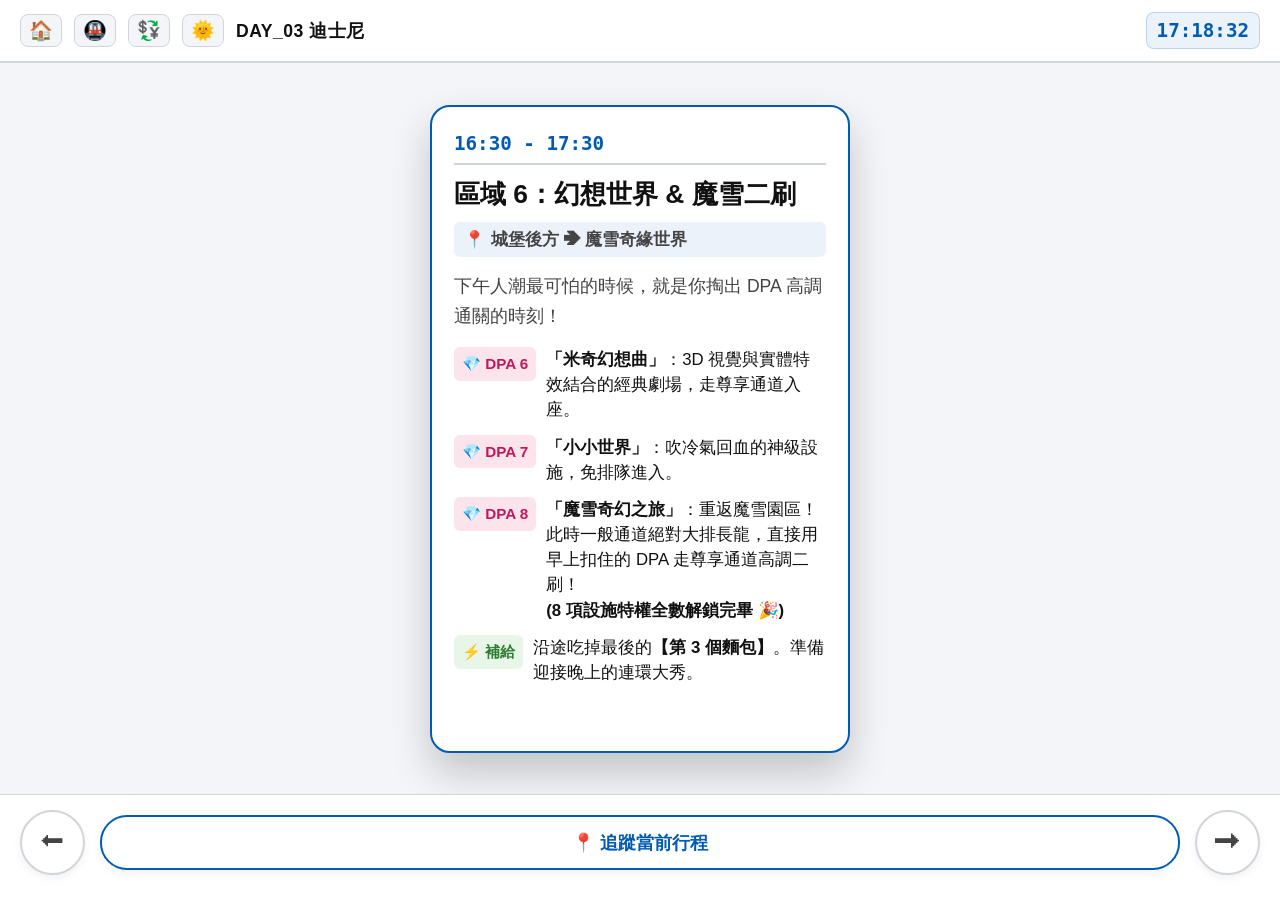
<file: HK/fix/hk_day03.html>
<!DOCTYPE html>
<html lang="zh-TW">
<head>
    <meta charset="UTF-8">
    <meta name="viewport" content="width=device-width, initial-scale=1.0">
    <title>HKG_DAY_03 | 迪士尼尊享極限戰鬥</title>
    <link rel="stylesheet" href="common.css">
</head>
<body>

    <div class="sys-header">
        <div class="header-left">
            <a href="index.html?hub=1" class="theme-toggle" style="text-decoration: none; display: flex; align-items: center; justify-content: center;" title="回主選單大廳">🏠</a>
            <button class="theme-toggle" id="btn-mtr" onclick="toggleMTR()" title="港鐵即時雷達">🚇</button>
            <button class="theme-toggle" id="btn-currency" onclick="toggleCurrency()" title="開啟匯率換算">💱</button>
            <button class="theme-toggle" id="theme-btn" onclick="toggleTheme()" title="切換深淺色">🌞</button>
            <h1>DAY_03 迪士尼</h1>
        </div>
        <span id="live-clock">00:00:00</span>

        <div id="currency-panel" class="currency-panel">
            <div style="font-size: 0.95rem; font-weight: 800; color: var(--tech-blue); border-bottom: 1px dashed var(--border-color); padding-bottom: 5px;">匯率換算 (HKD ➔ TWD)</div>
            <input type="number" id="hkd-input" placeholder="輸入 HKD 金額" oninput="calcCurrency()">
            <div style="display: flex; justify-content: space-between; align-items: baseline; margin-top: 5px;">
                <span style="font-size: 0.9rem; color: var(--text-sub);">約合台幣：</span>
                <span style="font-size: 1.3rem; font-weight: 900; color: #d93025; font-family: 'Consolas', monospace;"><span id="twd-output">0</span></span>
            </div>
        </div>

        <div id="mtr-panel" class="currency-panel" style="left: 55px; width: 280px;">
            <div style="font-size: 0.95rem; font-weight: 800; color: var(--tech-blue); border-bottom: 1px dashed var(--border-color); padding-bottom: 5px;">港鐵全路網即時看板</div>
            <div class="mtr-selectors" style="flex-direction: column; gap: 8px; margin-top: 10px;">
                <select id="mtr-line-select" onchange="updateMTRStations()" style="padding: 8px; border-radius: 6px; font-weight: bold;"></select>
                <select id="mtr-sta-select" style="padding: 8px; border-radius: 6px; font-weight: bold;"></select>
            </div>
            <button onclick="scanStationMTR()" style="background: var(--tech-blue); color: white; border: none; padding: 8px; border-radius: 6px; font-weight: bold; cursor: pointer; margin-top: 10px;">📡 掃描月台動態</button>
            <div id="mtr-result" style="display: none; flex-direction: column; gap: 10px; margin-top: 10px; padding-top: 10px; border-top: 1px dashed var(--border-color);">
                <div style="background: var(--bg-color); padding: 8px; border-radius: 6px; border-left: 4px solid var(--tech-blue);">
                    <div style="font-size: 0.85rem; color: var(--text-sub);">往 <span id="mtr-up-dest" style="font-weight:bold; color:var(--text-main);">--</span></div>
                    <div id="mtr-up-time" style="font-family: 'Consolas', monospace; font-size: 1.2rem; font-weight: 900; color: #d93025; margin-top: 2px;">--</div>
                </div>
                <div style="background: var(--bg-color); padding: 8px; border-radius: 6px; border-left: 4px solid #e65100;">
                    <div style="font-size: 0.85rem; color: var(--text-sub);">往 <span id="mtr-down-dest" style="font-weight:bold; color:var(--text-main);">--</span></div>
                    <div id="mtr-down-time" style="font-family: 'Consolas', monospace; font-size: 1.2rem; font-weight: 900; color: #d93025; margin-top: 2px;">--</div>
                </div>
            </div>
            <small id="mtr-status" style="color:var(--text-sub); text-align: center; font-size: 0.75rem; margin-top: 8px;">選擇路線與車站</small>
        </div>
    </div>

    <div class="card-stack" id="stack" onclick="closeCurrencyPanel()">
        
        <div class="card" data-start="00:00" data-end="08:30">
            <span class="time">07:40 - 08:30</span>
            <h3 class="title">整備與戰術機動</h3>
            <div class="location-bar">灣仔英皇駿景酒店 ➔ 迪士尼大門</div>
            <div class="desc">
                強烈建議叫 Uber 或計程車直達，在車上爭取時間補眠。準備迎接「鈔能力」全開的一天！
                
                <div class="checklist">
                    <div class="checklist-title">🎒 尊享戰備物資確認：</div>
                    <label>
                        <input type="checkbox">
                        <div class="check-content">
                            <span class="check-title" style="color:#d93025;">QR Code 憑證 (極重要)</span>
                            <span class="check-desc">將「提早入園證」與「尊享卡(DPA) 條碼」截圖存入手機相簿，或提早綁定至迪士尼官方 APP 內。</span>
                        </div>
                    </label>
                    <label>
                        <input type="checkbox">
                        <div class="check-content">
                            <span class="check-title">乾糧與飲水</span>
                            <span class="check-desc">帶上昨晚買好的麵包與瓶裝水，園區內水很貴且餐廳排隊會浪費寶貴的遊玩時間。</span>
                        </div>
                    </label>
                    <label>
                        <input type="checkbox">
                        <div class="check-content">
                            <span class="check-title">行動電源</span>
                            <span class="check-desc">一整天都要開 APP 看地圖跟掃條碼，請確保滿電。</span>
                        </div>
                    </label>
                </div>
            </div>
        </div>

        <div class="card" data-start="08:30" data-end="09:00">
            <span class="time">08:30 - 09:00</span>
            <h3 class="title">安檢突破與提早入園</h3>
            <div class="location-bar">迪士尼正門安檢區</div>
            <div class="desc">
                抵達大門後立刻進行安檢，尋找<b>「提早入園」專屬通道</b>！這完整的黃金 1 小時是拉開與一般遊客差距的絕對關鍵！
                <div class="info-group">
                    <div class="tag-row"><span class="tag t-tip">⚡ 補給</span><p>排隊等待安檢的空檔，立刻吞下<b>【第 1 個麵包】</b>補充體力。</p></div>
                    <div class="tag-row"><span class="tag t-star">👑 優先優勢</span><p>出示提早入園憑證，大搖大擺地走進空蕩蕩的美國小鎮大街。</p></div>
                </div>
            </div>
        </div>
        
        <div class="card" data-start="09:00" data-end="10:00">
            <span class="time">09:00 - 10:00</span>
            <h3 class="title">區域 1：魔雪極限通關</h3>
            <div class="location-bar">樂園右後方 (新園區)</div>
            <div class="desc">
                入園後走到城堡前，<b>果斷向右轉</b>直衝阿德爾王國！<br>
                <b style="color:#d93025; display:block; margin-top:8px;">⚠️ 絕對不要現在用掉你的 DPA！</b>
                <div class="info-group">
                    <div class="tag-row"><span class="tag t-star">🎢 戰術核心</span><p>
                        <b>「雪嶺滑雪橇」</b>：此設施 <b>不包含在尊享卡內</b>，請趁現在提早入園沒人時，衝去連刷 2 次！<br>
                        <b>「魔雪奇幻之旅」</b>：直接排<b>一般通道 (Standby)</b>，這時候根本不用排隊！把你的 DPA 扣在手裡，留到下午再來二刷！
                    </p></div>
                    <div class="tag-row"><span class="tag t-time">📸 拍</span><p>09:45 大批一般遊客才剛走到這裡。趁亂在小鎮鐘樓與友誼噴泉拍無人空景合照。</p></div>
                </div>
            </div>
        </div>
        
        <div class="card" data-start="10:00" data-end="11:30">
            <span class="time">10:00 - 11:30</span>
            <h3 class="title">區域 2：反斗奇兵大本營</h3>
            <div class="location-bar">樂園左後方</div>
            <div class="desc">
                離開魔雪奇緣，橫穿樂園左移。<b>這裡的設施皆未包含在尊享卡內</b>，必須趁早上人潮尚未爆炸前清空！
                <div class="indoor-map">
                    <div class="indoor-map-title">TACTICAL ROUTE: 無尊享卡設施掃蕩</div>
                    <div class="path-container">
                        <div class="path-node">
                            <div class="p-dot"></div>
                            <div class="p-label">1. 沖天遙控車 (U型雲霄飛車)
                                <span class="p-sub">⚠️ 刺激度高且運轉慢，務必優先排！</span>
                            </div>
                        </div>
                        <div class="path-node active">
                            <div class="p-dot"></div>
                            <div class="p-label">
                                2. 玩具兵團跳降傘
                                <span class="p-sub">🪂 溫和版大怒神，可在高空俯瞰園區。</span>
                            </div>
                        </div>
                    </div>
                </div>
            </div>
        </div>

        <div class="card" data-start="11:30" data-end="12:00">
            <span class="time">11:30 - 12:00</span>
            <h3 class="title">區域 3：探險世界</h3>
            <div class="location-bar">樂園左下方</div>
            <div class="desc">
                順路往下方移動，進行早上的「動態恢復」階段，讓不斷走路的雙腿休息。
                <div class="info-group">
                    <div class="tag-row"><span class="tag t-star">🎢 玩</span><p>搭乘「森林河流之旅」遊船。排隊時請選擇「英語」或「普通話」通道，前進速度通常比廣東話快很多！</p></div>
                </div>
            </div>
        </div>

        <div class="card" data-start="12:00" data-end="13:00">
            <span class="time">12:00 - 13:00</span>
            <h3 class="title">獅子王慶典 (大秀)</h3>
            <div class="location-bar">探險世界：原野劇場</div>
            <div class="desc">
                全園水準最高的大型百老匯式歌舞秀，時長約 30 分鐘，吹冷氣回血的完美選擇。
                <div class="info-group">
                    <div class="tag-row"><span class="tag t-tip">⚡ 補給</span><p>排隊等候進場時，吃掉<b>【第 2 個麵包】</b>當作午餐。</p></div>
                    <div class="tag-row"><span class="tag t-star">👀 座位</span><p>不需要搶第一排，建議坐在<b>中高排數</b>視野最好，能看清所有花車與大型道具走位。</p></div>
                </div>
            </div>
        </div>

        <div class="card" data-start="13:00" data-end="14:30">
            <span class="time">13:20 - 14:30</span>
            <h3 class="title">迪士尼好友Live：城堡派對</h3>
            <div class="location-bar">奇妙夢想城堡前方廣場</div>
            <div class="desc">
                午後第一場尊享特權啟動！請嚴格遵守時間節點行動：
                <div class="indoor-map" style="margin-top: 20px;">
                    <div class="indoor-map-title">TIME SCHEDULE: 尊享卡派對</div>
                    <div class="path-container">
                        <div class="path-node">
                            <div class="p-dot"></div>
                            <div class="p-label">13:20 | 拍攝順光美照
                                <span class="p-sub">📸 演出前陽光直射城堡正面，天空最藍，趁此時瘋狂連拍合照。</span>
                            </div>
                        </div>
                        <div class="path-node active">
                            <div class="p-dot"></div>
                            <div class="p-label"><span style="color:#d93025; font-weight:900;">🎭 表演特權 1：專區報到</span>
                                <span class="p-sub">🎟️ 請依據 APP 內規定的報到時間（通常提早 20 分鐘），前往<b>「指定專屬觀賞區」</b>出示憑證入場。不用跟別人擠！</span>
                            </div>
                        </div>
                        <div class="path-node">
                            <div class="p-dot"></div>
                            <div class="p-label">14:00 | 戶外派對演出
                                <span class="p-sub">🎶 角色幾乎就在你面前跳舞，直接錄影捕捉零死角互動瞬間！</span>
                            </div>
                        </div>
                    </div>
                </div>
            </div>
        </div>

        <div class="card" data-start="14:30" data-end="15:30">
            <span class="time">14:30 - 15:30</span>
            <h3 class="title">區域 4：灰熊山谷 & 迷離莊園</h3>
            <div class="location-bar">樂園左側深處</div>
            <div class="desc">
                看完秀後逆流往左走。此時為全園人潮巔峰，但你有尊享卡，直接無情輾壓排隊人龍！
                <div class="info-group">
                    <div class="tag-row"><span class="tag t-money">💎 DPA 1</span><p><b>「灰熊山極速礦車」</b>：全園最好玩的室外過山車，中段會有「無預警倒退嚕」，極度刺激，免排隊爽刷！</p></div>
                    <div class="tag-row"><span class="tag t-money">💎 DPA 2</span><p><b>「迷離大宅」</b>：全球獨家！無軌道室內車穿梭奇幻博物館，視覺特效滿分，直接走快速通關進入。</p></div>
                </div>
            </div>
        </div>

        <div class="card" data-start="15:30" data-end="16:30">
            <span class="time">15:30 - 16:30</span>
            <h3 class="title">區域 5：明日世界掃蕩</h3>
            <div class="location-bar">樂園右側</div>
            <div class="desc">
                長途奔襲橫跨樂園到右側的明日世界，繼續以金錢換取時間。
                <div class="indoor-map">
                    <div class="indoor-map-title">TACTICAL ROUTE: 尊享特權連發</div>
                    <div class="path-container">
                        <div class="path-node">
                            <div class="p-dot"></div>
                            <div class="p-label"><span style="color:#d93025; font-weight:900;">💎 DPA 3</span>
                                <span class="p-sub"><b>「星戰極速穿梭」</b>：全室內的高速雲霄飛車，刺激度滿分！</span>
                            </div>
                        </div>
                        <div class="path-node">
                            <div class="p-dot"></div>
                            <div class="p-label"><span style="color:#d93025; font-weight:900;">💎 DPA 4</span>
                                <span class="p-sub"><b>「鐵甲奇俠飛行之旅」</b>：4D 體感模擬設施，跟著鋼鐵人飛越香港市區。</span>
                            </div>
                        </div>
                        <div class="path-node active">
                            <div class="p-dot"></div>
                            <div class="p-label"><span style="color:#d93025; font-weight:900;">💎 DPA 5</span>
                                <span class="p-sub"><b>「蟻俠與黃蜂女：擊戰特攻！」</b>：射擊互動遊戲，免排隊直接進去拚高分！</span>
                            </div>
                        </div>
                    </div>
                </div>
            </div>
        </div>

        <div class="card" data-start="16:30" data-end="17:30">
            <span class="time">16:30 - 17:30</span>
            <h3 class="title">區域 6：幻想世界 & 魔雪二刷</h3>
            <div class="location-bar">城堡後方 ➔ 魔雪奇緣世界</div>
            <div class="desc">
                下午人潮最可怕的時候，就是你掏出 DPA 高調通關的時刻！
                <div class="info-group">
                    <div class="tag-row"><span class="tag t-money">💎 DPA 6</span><p><b>「米奇幻想曲」</b>：3D 視覺與實體特效結合的經典劇場，走尊享通道入座。</p></div>
                    <div class="tag-row"><span class="tag t-money">💎 DPA 7</span><p><b>「小小世界」</b>：吹冷氣回血的神級設施，免排隊進入。</p></div>
                    <div class="tag-row"><span class="tag t-money">💎 DPA 8</span><p><b>「魔雪奇幻之旅」</b>：重返魔雪園區！此時一般通道絕對大排長龍，直接用早上扣住的 DPA 走尊享通道高調二刷！<br><b>(8 項設施特權全數解鎖完畢 🎉)</b></p></div>
                    <div class="tag-row"><span class="tag t-tip">⚡ 補給</span><p>沿途吃掉最後的<b>【第 3 個麵包】</b>。準備迎接晚上的連環大秀。</p></div>
                </div>
            </div>
        </div>

        <div class="card" data-start="17:30" data-end="19:30">
            <span class="time">17:50 - 19:30</span>
            <h3 class="title">迪士尼魔法書房</h3>
            <div class="location-bar">幻想世界：迪士尼故事劇場</div>
            <div class="desc">
                全園最感人、音樂最好聽的室內劇場大作！
                <div class="indoor-map" style="margin-top: 20px;">
                    <div class="indoor-map-title">TIME SCHEDULE: VIP 專屬觀賞任務</div>
                    <div class="path-container">
                        <div class="path-node">
                            <div class="p-dot"></div>
                            <div class="p-label"><span style="color:#d93025; font-weight:900;">💎 18:15 專屬通道報到</span>
                                <span class="p-sub">🎟️ 憑尊享卡提早 30 分鐘由「優先通道」入場，比一般遊客更早搶佔全場正中央的黃金座位區！</span>
                            </div>
                        </div>
                        <div class="path-node active">
                            <div class="p-dot"></div>
                            <div class="p-label">18:45 魔法書房大秀開演
                                <span class="p-sub">🎭 多部經典迪士尼動畫串連，舞台機關與聲光效果極度華麗，請坐下好好享受 30 分鐘的精彩演出。</span>
                            </div>
                        </div>
                    </div>
                </div>
            </div>
        </div>

        <div class="card" data-start="19:30" data-end="20:00">
            <span class="time">19:30 - 20:00</span>
            <h3 class="title">幻想世界夜拍極限</h3>
            <div class="location-bar">幻想世界廣場</div>
            <div class="desc">
                看完書房秀後，因為你持有星空派對的 VIP 位置，所以<b>不需要去城堡前面跟別人人擠人佔位子</b>！你可以利用這寶貴的 30 分鐘瘋狂夜拍。
                <div class="indoor-map" style="margin-top: 20px;">
                    <div class="indoor-map-title">TACTICAL ROUTE: 夜拍空間動線</div>
                    <div class="path-container">
                        <div class="path-node">
                            <div class="p-dot"></div>
                            <div class="p-label">第一站：灰姑娘旋轉木馬
                                <span class="p-sub">🎠 點亮金黃色燈泡，站在木馬外圍利用景深拍攝超級夢幻。</span>
                            </div>
                        </div>
                        <div class="path-node active">
                            <div class="p-dot"></div>
                            <div class="p-label">第二站：魔雪奇緣夜間噴泉
                                <span class="p-sub">❄️ 噴泉打上冰藍色的燈光，與白天的氣氛截然不同，極度浪漫。</span>
                            </div>
                        </div>
                    </div>
                </div>
            </div>
        </div>

        <div class="card" data-start="20:00" data-end="20:50">
            <span class="time">20:00 - 20:50</span>
            <h3 class="title">星夢光影之旅：星空派對</h3>
            <div class="location-bar">奇妙夢想城堡前方</div>
            <div class="desc">
                今日極限戰鬥的最高潮，結合水舞、雷射、光雕投影與煙火的史詩級表演！
                <div class="indoor-map" style="margin-top: 20px;">
                    <div class="indoor-map-title">TIME SCHEDULE: 終極煙火觀賞任務</div>
                    <div class="path-container">
                        <div class="path-node">
                            <div class="p-dot"></div>
                            <div class="p-label"><span style="color:#d93025; font-weight:900;">💎 20:00 VIP專區報到</span>
                                <span class="p-sub">🎟️ 準時出示憑證進入「城堡舞台匯演專屬觀賞區」。這保證你有絕佳視野，且前方不會有人一直舉手機擋住你！</span>
                            </div>
                        </div>
                        <div class="path-node active">
                            <div class="p-dot"></div>
                            <div class="p-label">20:30 星夢光影之旅施放
                                <span class="p-sub">🎆 長達 20 分鐘的壯麗煙火秀，強烈建議手持錄影或用廣角連拍，視覺衝擊極強，保證看到起雞皮疙瘩！</span>
                            </div>
                        </div>
                    </div>
                </div>
            </div>
        </div>

        <div class="card" data-start="20:50" data-end="21:45">
            <span class="time">20:50 - 21:45</span>
            <h3 class="title">終極大爆買與市區機動</h3>
            <div class="location-bar">美國小鎮大街 ➔ 港鐵深水埗站</div>
            <div class="desc">
                煙火結束後逆流進入小鎮大街的商店，將伴手禮一次買齊，隨後搭乘地鐵前往深水埗吃遲晚餐！
                <div class="indoor-map" style="margin-top: 20px;">
                    <div class="indoor-map-title">TACTICAL ROUTE: 往深水埗動線</div>
                    <div class="path-container">
                        <div class="path-node">
                            <div class="p-dot"></div>
                            <div class="p-label">迪士尼線 (粉紅線)
                                <span class="p-sub">由迪士尼站搭乘至「欣澳站」。</span>
                            </div>
                        </div>
                        <div class="path-node">
                            <div class="p-dot"></div>
                            <div class="p-label">東涌線 轉 荃灣線
                                <span class="p-sub">欣澳站換乘東涌線至「荔景站」，再同站換乘荃灣線南下。</span>
                            </div>
                        </div>
                        <div class="path-node active">
                            <div class="p-dot"></div>
                            <div class="p-label">抵達「深水埗站」
                                <span class="p-sub">📍 出站準備前往大排檔進行戰後能量大補給。</span>
                            </div>
                        </div>
                    </div>
                </div>
                <div class="info-group">
                    <div class="tag-row"><span class="tag t-money">💰 港鐵車資</span><p>長途段 (迪士尼 ➔ 深水埗)：單人八達通約 $20 HKD。</p></div>
                </div>
            </div>
        </div>

        <div class="card" data-start="21:45" data-end="22:45">
            <span class="time">21:45 - 22:45</span>
            <h3 class="title">戰後大補給 (遲晚餐)</h3>
            <div class="location-bar">深水埗：愛文生 或 萬發海鮮</div>
            <div class="desc">
                消耗了一整天的體力，用香港最道地、最有鑊氣的大排檔來犒賞自己！
                <div class="info-group">
                    <div class="tag-row"><span class="tag t-money">💰 總價估 ~$550</span><p>
                        以熱炒均價估算。<br>
                        <span style="color:#d93025; font-size: 0.9rem; font-weight: bold; display:block; margin-top:4px;">💳 支援：現金為主 (建議備妥鈔票結帳)</span>
                    </p></div>
                    <div class="tag-row"><span class="tag t-star">⭐ 愛文生</span><p><b>經典露天大排檔氣氛！</b>必點：「黑胡椒薯仔牛柳粒」、「沙嗲肥牛粉絲煲」。</p></div>
                    <div class="tag-row"><span class="tag t-star">⭐ 萬發海鮮</span><p><b>在地人極推的室內熱炒！</b>必點：招牌「風沙雞」、「拔絲咕嚕肉」。</p></div>
                    <div class="tag-row"><span class="tag t-tip">💡 提示</span><p>兩家距離不遠，建議先看哪家不用排隊就吃哪家。</p></div>
                </div>
            </div>
        </div>

        <div class="card" data-start="22:45" data-end="23:30">
            <span class="time">22:45 - 23:30</span>
            <h3 class="title">滿載而歸 (回飯店)</h3>
            <div class="location-bar">深水埗 ➔ 灣仔英皇駿景酒店</div>
            <div class="desc">
                吃飽喝足，提著滿滿的迪士尼戰利品，過海返回灣仔酒店，完美結束 VIP 級的極限戰鬥！
                
                <div class="card-mtr-widget" data-from="TWL-SSP" data-to="ISL-WAC">
                    <div class="w-header">
                        <span class="w-title">🚇 戰術雷達：深水埗 ➔ 灣仔</span>
                        <button class="w-btn" onclick="scanCardMTR(this)">掃描班次</button>
                    </div>
                    <div class="w-result">
                        <div class="w-row"><span>預估車程：</span><span class="w-val j-time">--</span></div>
                        <div class="w-row"><span>下一班車：</span><span class="w-val n-train" style="color:#d93025;">--</span></div>
                        <div class="w-row" style="border-top:1px solid rgba(0,0,0,0.1); padding-top:8px;">
                            <span style="color:var(--tech-blue); font-weight:bold;">🎯 預計抵達：</span>
                            <span class="w-val a-time" style="color:var(--tech-blue); font-size: 1.3rem;">--:--</span>
                        </div>
                    </div>
                </div>
            </div>
        </div>

        <div class="card" data-start="23:30" data-end="23:59">
            <span class="time">23:30 以後</span>
            <h3 class="title">DAY 03 戰備結算</h3>
            <div class="location-bar">灣仔英皇駿景酒店</div>
            <div class="desc">
                本日迪士尼極限戰鬥圓滿達成！以下為<b>雙人總花費估算</b>：

                <div class="data-box" style="margin-top: 15px;">
                    <div style="font-weight:800; color:var(--text-main); margin-bottom:5px;">📌 行前已預付費用 (雙人估算)</div>
                    <span style="color:var(--text-sub);">> 門票($1600)+提早入園($400)+DPA套票($2500) = <b style="color:#111;">約 $4,500</b></span>
                    <div style="font-weight:800; color:var(--text-main); margin-top:10px; margin-bottom:5px; border-top: 1px dotted var(--border-color); padding-top: 8px;">📌 今日實體開銷 (雙人估算)</div>
                    <span style="color:var(--text-sub);">> 交通：的士去程($250)+港鐵雙趟($80) = <b style="color:#111;">$330</b></span>
                    <span style="color:var(--text-sub);">> 飲食：自備麵包水($50)+大排檔晚餐($550) = <b style="color:#111;">$600</b></span>
                    <span class="total">> 雙人實體現金/八達通消耗估算: $930 HKD</span>
                </div>
                
                <div class="checklist" style="margin-top: 15px;">
                    <div class="checklist-title">💰 支付方式盤點與建議：</div>
                    <label>
                        <input type="checkbox" checked disabled>
                        <div class="check-content">
                            <span class="check-title">現金需求 (約 $600 HKD)</span>
                            <span class="check-desc">深水埗大排檔極有可能只收現金，請務必帶足鈔票。</span>
                        </div>
                    </label>
                    <label>
                        <input type="checkbox" checked disabled>
                        <div class="check-content">
                            <span class="check-title">刷卡與八達通需求</span>
                            <span class="check-desc">迪士尼園內採買紀念品皆可刷卡；港鐵來回雙人需確保八達通內有足夠餘額。</span>
                        </div>
                    </label>
                </div>

            </div>
        </div>

    </div>
    <div class="controls">
        <button class="btn" id="btn-prev" title="上一個行程">⬅</button>
        <button class="btn btn-center" id="btn-now">📍 追蹤當前行程</button>
        <button class="btn" id="btn-next" title="下一個行程">➡</button>
    </div>

    <script src="common.js" defer></script>
</body>
</html>
</file>
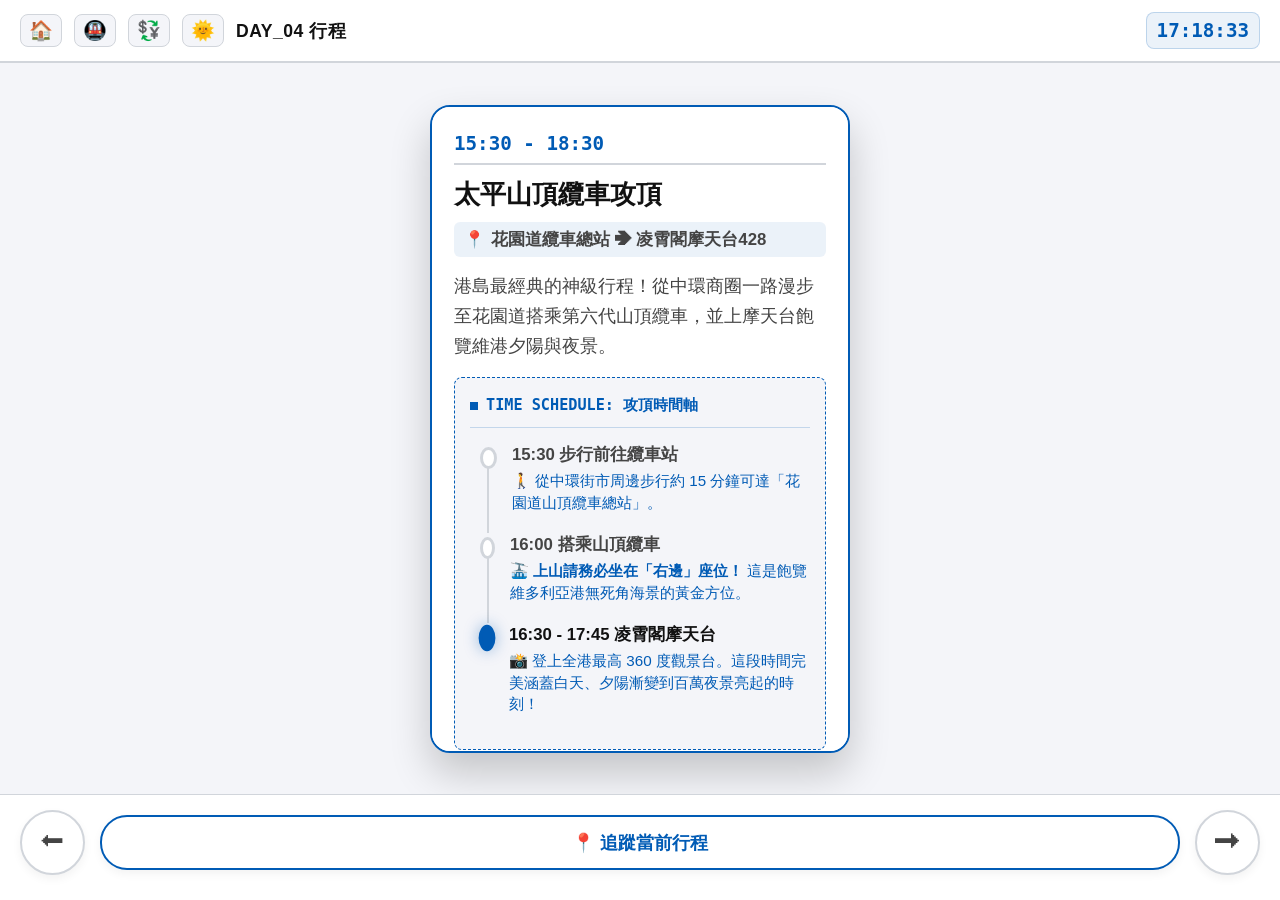
<file: HK/fix/hk_day04.html>
<!DOCTYPE html>
<html lang="zh-TW">
<head>
    <meta charset="UTF-8">
    <meta name="viewport" content="width=device-width, initial-scale=1.0">
    <title>HKG_DAY_04 | 港島美食與山頂巡禮</title>
    <link rel="stylesheet" href="common.css">
</head>
<body>

    <div class="sys-header">
        <div class="header-left">
            <a href="index.html?hub=1" class="theme-toggle" style="text-decoration: none; display: flex; align-items: center; justify-content: center;" title="回主選單大廳">🏠</a>
            <button class="theme-toggle" id="btn-mtr" onclick="toggleMTR()" title="港鐵即時雷達">🚇</button>
            <button class="theme-toggle" id="btn-currency" onclick="toggleCurrency()" title="開啟匯率換算">💱</button>
            <button class="theme-toggle" id="theme-btn" onclick="toggleTheme()" title="切換深淺色">🌞</button>
            <h1>DAY_04 行程</h1>
        </div>
        <span id="live-clock">00:00:00</span>

        <div id="currency-panel" class="currency-panel">
            <div style="font-size: 0.95rem; font-weight: 800; color: var(--tech-blue); border-bottom: 1px dashed var(--border-color); padding-bottom: 5px;">匯率換算 (HKD ➔ TWD)</div>
            <input type="number" id="hkd-input" placeholder="輸入 HKD 金額" oninput="calcCurrency()">
            <div style="display: flex; justify-content: space-between; align-items: baseline; margin-top: 5px;">
                <span style="font-size: 0.9rem; color: var(--text-sub);">約合台幣：</span>
                <span style="font-size: 1.3rem; font-weight: 900; color: #d93025; font-family: 'Consolas', monospace;"><span id="twd-output">0</span></span>
            </div>
        </div>

        <div id="mtr-panel" class="currency-panel" style="left: 55px; width: 280px;">
            <div style="font-size: 0.95rem; font-weight: 800; color: var(--tech-blue); border-bottom: 1px dashed var(--border-color); padding-bottom: 5px;">港鐵全路網即時看板</div>
            <div class="mtr-selectors" style="flex-direction: column; gap: 8px; margin-top: 10px;">
                <select id="mtr-line-select" onchange="updateMTRStations()" style="padding: 8px; border-radius: 6px; font-weight: bold;"></select>
                <select id="mtr-sta-select" style="padding: 8px; border-radius: 6px; font-weight: bold;"></select>
            </div>
            <button onclick="scanStationMTR()" style="background: var(--tech-blue); color: white; border: none; padding: 8px; border-radius: 6px; font-weight: bold; cursor: pointer; margin-top: 10px;">📡 掃描月台動態</button>
            <div id="mtr-result" style="display: none; flex-direction: column; gap: 10px; margin-top: 10px; padding-top: 10px; border-top: 1px dashed var(--border-color);">
                <div style="background: var(--bg-color); padding: 8px; border-radius: 6px; border-left: 4px solid var(--tech-blue);">
                    <div style="font-size: 0.85rem; color: var(--text-sub);">往 <span id="mtr-up-dest" style="font-weight:bold; color:var(--text-main);">--</span></div>
                    <div id="mtr-up-time" style="font-family: 'Consolas', monospace; font-size: 1.2rem; font-weight: 900; color: #d93025; margin-top: 2px;">--</div>
                </div>
                <div style="background: var(--bg-color); padding: 8px; border-radius: 6px; border-left: 4px solid #e65100;">
                    <div style="font-size: 0.85rem; color: var(--text-sub);">往 <span id="mtr-down-dest" style="font-weight:bold; color:var(--text-main);">--</span></div>
                    <div id="mtr-down-time" style="font-family: 'Consolas', monospace; font-size: 1.2rem; font-weight: 900; color: #d93025; margin-top: 2px;">--</div>
                </div>
            </div>
            <small id="mtr-status" style="color:var(--text-sub); text-align: center; font-size: 0.75rem; margin-top: 8px;">選擇路線與車站</small>
        </div>
    </div>

    <div class="card-stack" id="stack" onclick="closeCurrencyPanel()">
        
        <div class="card" data-start="00:00" data-end="12:00">
            <span class="time">11:00 - 12:00</span>
            <h3 class="title">起床與整備</h3>
            <div class="location-bar">灣仔英皇駿景酒店</div>
            <div class="desc">
                經歷了昨天的迪士尼極限戰鬥，今天睡到自然醒。起床後在飯店休息、梳洗，準備出發！
                <div class="checklist">
                    <div class="checklist-title">🎒 港島巡禮裝備確認：</div>
                    <label>
                        <input type="checkbox">
                        <div class="check-content">
                            <span class="check-title">八達通與港幣現金</span>
                            <span class="check-desc">今日會吃多間傳統老字號，並搭乘叮叮車，務必備妥現金與八達通餘額。</span>
                        </div>
                    </label>
                    <label>
                        <input type="checkbox">
                        <div class="check-content">
                            <span class="check-title">纜車 QR Code 憑證</span>
                            <span class="check-desc">若已在 Klook 購買太平山纜車套票，請先將憑證截圖。</span>
                        </div>
                    </label>
                </div>
            </div>
        </div>

        <div class="card" data-start="12:00" data-end="12:40">
            <span class="time">12:00 - 12:40</span>
            <h3 class="title">出發前往中環</h3>
            <div class="location-bar">灣仔站 ➔ 中環站 ➔ 威靈頓街</div>
            <div class="desc">
                搭乘港鐵港島線西行前往中環，準備享用米其林美食。
                
                <div class="card-mtr-widget" data-from="ISL-WAC" data-to="ISL-CEN">
                    <div class="w-header">
                        <span class="w-title">🚇 戰術雷達：灣仔 ➔ 中環</span>
                        <button class="w-btn" onclick="scanCardMTR(this)">掃描班次</button>
                    </div>
                    <div class="w-result">
                        <div class="w-row"><span>預估車程：</span><span class="w-val j-time">--</span></div>
                        <div class="w-row"><span>下一班車：</span><span class="w-val n-train" style="color:#d93025;">--</span></div>
                        <div class="w-row" style="border-top:1px solid rgba(0,0,0,0.1); padding-top:8px;">
                            <span style="color:var(--tech-blue); font-weight:bold;">🎯 預計抵達：</span>
                            <span class="w-val a-time" style="color:var(--tech-blue); font-size: 1.3rem;">--:--</span>
                        </div>
                    </div>
                </div>
                
                <div class="info-group">
                    <div class="tag-row"><span class="tag t-money">💰 港鐵車資</span><p>市區段 (灣仔 ➔ 中環)：單人八達通約 $5 HKD。</p></div>
                </div>
            </div>
        </div>

        <div class="card" data-start="12:40" data-end="13:40">
            <span class="time">12:40 - 13:40</span>
            <h3 class="title">沾仔記 (米其林午餐)</h3>
            <div class="location-bar">中環威靈頓街98號</div>
            <div class="desc">
                連續多年獲得米其林推薦的平價傳奇！在此用餐休息 1 小時。
                <div class="info-group">
                    <div class="tag-row"><span class="tag t-money">💰 總價估 ~$100</span><p>
                        <b>招牌雲吞麵</b> (約$40/碗)。<br>
                        <span style="color:#d93025; font-size: 0.9rem; font-weight: bold; display:block; margin-top:4px;">💳 支援：現金、八達通、支付寶 (不可刷卡)</span>
                    </p></div>
                    <div class="tag-row"><span class="tag t-star">⭐ 點餐提示</span><p>雲吞大顆飽滿包滿鮮蝦，麵條是道地的香港竹昇麵。若食量大，可點「雙拼麵」(如雲吞拼鮮牛肉) 一次享受兩種美味！</p></div>
                </div>
            </div>
            <a href="http://googleusercontent.com/maps.google.com/?q=中環沾仔記" target="_blank" class="nav-btn">開啟 GPS 導航至沾仔記</a>
        </div>

        <div class="card" data-start="13:40" data-end="14:20">
            <span class="time">13:40 - 14:20</span>
            <h3 class="title">中環道地飲品搜集</h3>
            <div class="location-bar">中環結志街 / 荷李活道</div>
            <div class="desc">
                吃飽後沿著「半山手扶梯」散步，連續解鎖兩間中環必喝的老字號飲品！
                <div class="info-group">
                    <div class="tag-row"><span class="tag t-money">💰 總價估 ~$70</span><p>
                        奶茶約$25，竹蔗水約$15。<br>
                        <span style="color:#d93025; font-size: 0.9rem; font-weight: bold; display:block; margin-top:4px;">💳 支援：強烈建議使用現金或八達通</span>
                    </p></div>
                    <div class="tag-row"><span class="tag t-star">🥤 蘭芳園</span><p>絲襪奶茶的創始店！買一杯正宗的「凍絲襪奶茶」邊走邊喝。</p></div>
                    <div class="tag-row"><span class="tag t-star">🎋 公利真料竹蔗水</span><p>保留60年代唐樓風貌，來一杯清涼退火的「竹蔗水」。</p></div>
                </div>
            </div>
            <a href="http://googleusercontent.com/maps.google.com/?q=中環蘭芳園" target="_blank" class="nav-btn">開啟 GPS 導航至蘭芳園</a>
        </div>

        <div class="card" data-start="14:20" data-end="15:30">
            <span class="time">14:20 - 15:30</span>
            <h3 class="title">中環街市與品牌巡禮</h3>
            <div class="location-bar">中環街市 / 威靈頓街周邊</div>
            <div class="desc">
                歷史建築活化重生的文創商場，安排約 1 小時逛街挖寶！
                <div class="indoor-map" style="margin-top: 15px;">
                    <div class="indoor-map-title">TACTICAL ROUTE: 逛街重點目標</div>
                    <div class="path-container">
                        <div class="path-node">
                            <div class="p-dot"></div>
                            <div class="p-label">中環街市 (Central Market)
                                <span class="p-sub">📸 內部有許多文創小店與經典的水磨石大樓梯，非常適合打卡拍照。</span>
                            </div>
                        </div>
                        <div class="path-node">
                            <div class="p-dot"></div>
                            <div class="p-label">兆成行 (香薰精油)
                                <span class="p-sub">✨ 舒淇強力推薦的隱藏版神店，可選購香港高級飯店同款香氣。</span>
                            </div>
                        </div>
                        <div class="path-node active">
                            <div class="p-dot"></div>
                            <div class="p-label">Brand Off
                                <span class="p-sub">👜 日本知名的二手奢侈品店，來看看有沒有價格漂亮的二手名牌包！</span>
                            </div>
                        </div>
                    </div>
                </div>
            </div>
        </div>

        <div class="card" data-start="15:30" data-end="18:30">
            <span class="time">15:30 - 18:30</span>
            <h3 class="title">太平山頂纜車攻頂</h3>
            <div class="location-bar">花園道纜車總站 ➔ 凌霄閣摩天台428</div>
            <div class="desc">
                港島最經典的神級行程！從中環商圈一路漫步至花園道搭乘第六代山頂纜車，並上摩天台飽覽維港夕陽與夜景。
                
                <div class="indoor-map" style="margin-top: 15px;">
                    <div class="indoor-map-title">TIME SCHEDULE: 攻頂時間軸</div>
                    <div class="path-container">
                        <div class="path-node">
                            <div class="p-dot"></div>
                            <div class="p-label">15:30 步行前往纜車站
                                <span class="p-sub">🚶 從中環街市周邊步行約 15 分鐘可達「花園道山頂纜車總站」。</span>
                            </div>
                        </div>
                        <div class="path-node">
                            <div class="p-dot"></div>
                            <div class="p-label">16:00 搭乘山頂纜車
                                <span class="p-sub">🚠 <b>上山請務必坐在「右邊」座位！</b> 這是飽覽維多利亞港無死角海景的黃金方位。</span>
                            </div>
                        </div>
                        <div class="path-node active">
                            <div class="p-dot"></div>
                            <div class="p-label">16:30 - 17:45 凌霄閣摩天台
                                <span class="p-sub">📸 登上全港最高 360 度觀景台。這段時間完美涵蓋白天、夕陽漸變到百萬夜景亮起的時刻！</span>
                            </div>
                        </div>
                    </div>
                </div>

                <div class="info-group">
                    <div class="tag-row"><span class="tag t-money">💰 套票估 ~$300</span><p>
                        纜車來回 + 摩天台428 (雙人價)。<br>
                        <span style="color:#2e7d32; font-size: 0.9rem; font-weight: bold; display:block; margin-top:4px;">💳 建議直接在 Klook 買好 QR Code 免排隊購票。亦支援刷八達通直接進站。</span>
                    </p></div>
                </div>
            </div>
            <a href="http://googleusercontent.com/maps.google.com/?q=Peak+Tram+Lower+Terminus" target="_blank" class="nav-btn">開啟 GPS 導航至纜車站</a>
        </div>

        <div class="card" data-start="18:30" data-end="19:10">
            <span class="time">18:30 - 19:10</span>
            <h3 class="title">遠征西營盤</h3>
            <div class="location-bar">中環站 ➔ 西營盤站 (B1出口)</div>
            <div class="desc">
                看完夜景搭纜車下山後，走回中環站，準備前往西區享用今晚的重頭戲大餐！
                
                <div class="card-mtr-widget" data-from="ISL-CEN" data-to="ISL-SYP">
                    <div class="w-header">
                        <span class="w-title">🚇 戰術雷達：中環 ➔ 西營盤</span>
                        <button class="w-btn" onclick="scanCardMTR(this)">掃描班次</button>
                    </div>
                    <div class="w-result">
                        <div class="w-row"><span>預估車程：</span><span class="w-val j-time">--</span></div>
                        <div class="w-row"><span>下一班車：</span><span class="w-val n-train" style="color:#d93025;">--</span></div>
                        <div class="w-row" style="border-top:1px solid rgba(0,0,0,0.1); padding-top:8px;">
                            <span style="color:var(--tech-blue); font-weight:bold;">🎯 預計抵達：</span>
                            <span class="w-val a-time" style="color:var(--tech-blue); font-size: 1.3rem;">--:--</span>
                        </div>
                    </div>
                </div>

                <div class="info-group">
                    <div class="tag-row"><span class="tag t-money">💰 港鐵車資</span><p>市區段 (中環 ➔ 西營盤)：單人八達通約 $5 HKD。</p></div>
                </div>
            </div>
        </div>

        <div class="card" data-start="19:10" data-end="20:40">
            <span class="time">19:10 - 20:40</span>
            <h3 class="title">坤記煲仔小菜 (晚餐)</h3>
            <div class="location-bar">西營盤皇后大道西263號</div>
            <div class="desc">
                米其林必比登推薦！香港最頂級的炭火煲仔飯，用餐抓 1.5 小時。
                <div class="info-group">
                    <div class="tag-row"><span class="tag t-money">💰 總價估 ~$320</span><p>
                        煲仔飯約 $110，加上幾道熱炒小菜。<br>
                        <span style="color:#d93025; font-size: 0.9rem; font-weight: bold; display:block; margin-top:4px;">💳 支援：強烈建議備妥現金</span>
                    </p></div>
                    <div class="tag-row"><span class="tag t-star">⭐ 必吃招牌</span><p><b>白鱔滑雞煲仔飯、臘味煲仔飯。</b> 底部焦脆的鍋巴淋上特製甜醬油，香氣四溢！</p></div>
                    <div class="tag-row"><span class="tag t-tip">💡 點餐戰術</span><p>煲仔飯為生米炭火現煮，<b>等候時間較長 (約20-30分)</b>。建議入座後「先點煲仔飯」，再慢慢看菜單點熱炒墊胃！</p></div>
                </div>
            </div>
            <a href="http://googleusercontent.com/maps.google.com/?q=西環坤記煲仔小菜" target="_blank" class="nav-btn">開啟 GPS 導航至坤記</a>
        </div>

        <div class="card" data-start="20:40" data-end="22:00">
            <span class="time">20:40 - 22:00</span>
            <h3 class="title">晚間漫步與手搖採買</h3>
            <div class="location-bar">西營盤 ➔ 灣仔 (搭乘叮叮車)</div>
            <div class="desc">
                吃飽後搭乘悠閒的「叮叮車」回到灣仔鬧區，享受夜晚的香港街頭。
                <div class="checklist">
                    <div class="checklist-title">🌃 夜間任務清單：</div>
                    <label>
                        <input type="checkbox">
                        <div class="check-content">
                            <span class="check-title">搭乘東行叮叮車</span>
                            <span class="check-desc">在西營盤搭乘「東行」的電車回灣仔，吹著晚風看夜景消化晚餐 (單人 $3 HKD)。</span>
                        </div>
                    </label>
                    <label>
                        <input type="checkbox">
                        <div class="check-content">
                            <span class="check-title">最後採買與手搖</span>
                            <span class="check-desc">逛街補齊藥妝零食，並買一杯爆紅的「霸王茶姬」或是「喜茶」(雙人估約 $60) 回飯店爽喝！</span>
                        </div>
                    </label>
                </div>
                
                <div class="card-mtr-widget" data-from="ISL-SYP" data-to="ISL-WAC">
                    <div class="w-header">
                        <span class="w-title">🚇 戰術備案：改搭港鐵回灣仔</span>
                        <button class="w-btn" onclick="scanCardMTR(this)">掃描班次</button>
                    </div>
                    <div class="w-result">
                        <div class="w-row"><span>預估車程：</span><span class="w-val j-time">--</span></div>
                        <div class="w-row"><span>下一班車：</span><span class="w-val n-train" style="color:#d93025;">--</span></div>
                        <div class="w-row" style="border-top:1px solid rgba(0,0,0,0.1); padding-top:8px;">
                            <span style="color:var(--tech-blue); font-weight:bold;">🎯 預計抵達：</span>
                            <span class="w-val a-time" style="color:var(--tech-blue); font-size: 1.3rem;">--:--</span>
                        </div>
                    </div>
                </div>

            </div>
        </div>

        <div class="card" data-start="22:00" data-end="23:30">
            <span class="time">22:00 以後</span>
            <h3 class="title">滿載而歸 (回飯店)</h3>
            <div class="location-bar">灣仔英皇駿景酒店</div>
            <div class="desc">
                帶著手搖飲與滿滿的夜景回憶，步行返回飯店。
                <div class="info-group">
                    <div class="tag-row"><span class="tag t-tip">💡 休息整頓</span><p>完美結束第四天充實的行程！回房間後可以整理一下這幾天的戰利品，準備明天的最終撤退。</p></div>
                </div>
            </div>
        </div>

        <div class="card" data-start="23:30" data-end="23:59">
            <span class="time">23:30 以後</span>
            <h3 class="title">DAY 04 戰備結算</h3>
            <div class="location-bar">灣仔英皇駿景酒店</div>
            <div class="desc">
                港島山頂與美食巡禮達成！以下為本日<b>雙人總結算</b>預估開銷統計：
                
                <div class="data-box">
                    <span>> 交通：港鐵雙趟($20)+叮叮($6) = $26</span>
                    <span>> 門票：太平山頂纜車套票 = 約 $300</span>
                    <span>> 飲食：沾仔記($100)+飲品($70)+坤記($320)+手搖($60) = $550</span>
                    <span class="total">> 雙人總計估算: $876 HKD</span>
                </div>

                <div class="checklist" style="margin-top: 20px;">
                    <div class="checklist-title">💰 支付方式盤點與建議：</div>
                    <label>
                        <input type="checkbox" checked disabled>
                        <div class="check-content">
                            <span class="check-title">現金需求 (約 $500 HKD)</span>
                            <span class="check-desc">沾仔記、蘭芳園、坤記煲仔飯等老店，強烈建議使用現金結帳。</span>
                        </div>
                    </label>
                    <label>
                        <input type="checkbox" checked disabled>
                        <div class="check-content">
                            <span class="check-title">刷卡與八達通需求</span>
                            <span class="check-desc">太平山頂套票建議事先在 Klook 刷卡買好。八達通則用於搭乘港鐵與叮叮車。</span>
                        </div>
                    </label>
                </div>
            </div>
        </div>

    </div>
    <div class="controls">
        <button class="btn" id="btn-prev" title="上一個行程">⬅</button>
        <button class="btn btn-center" id="btn-now">📍 追蹤當前行程</button>
        <button class="btn" id="btn-next" title="下一個行程">➡</button>
    </div>

    <script src="common.js" defer></script>
</body>
</html>
</file>
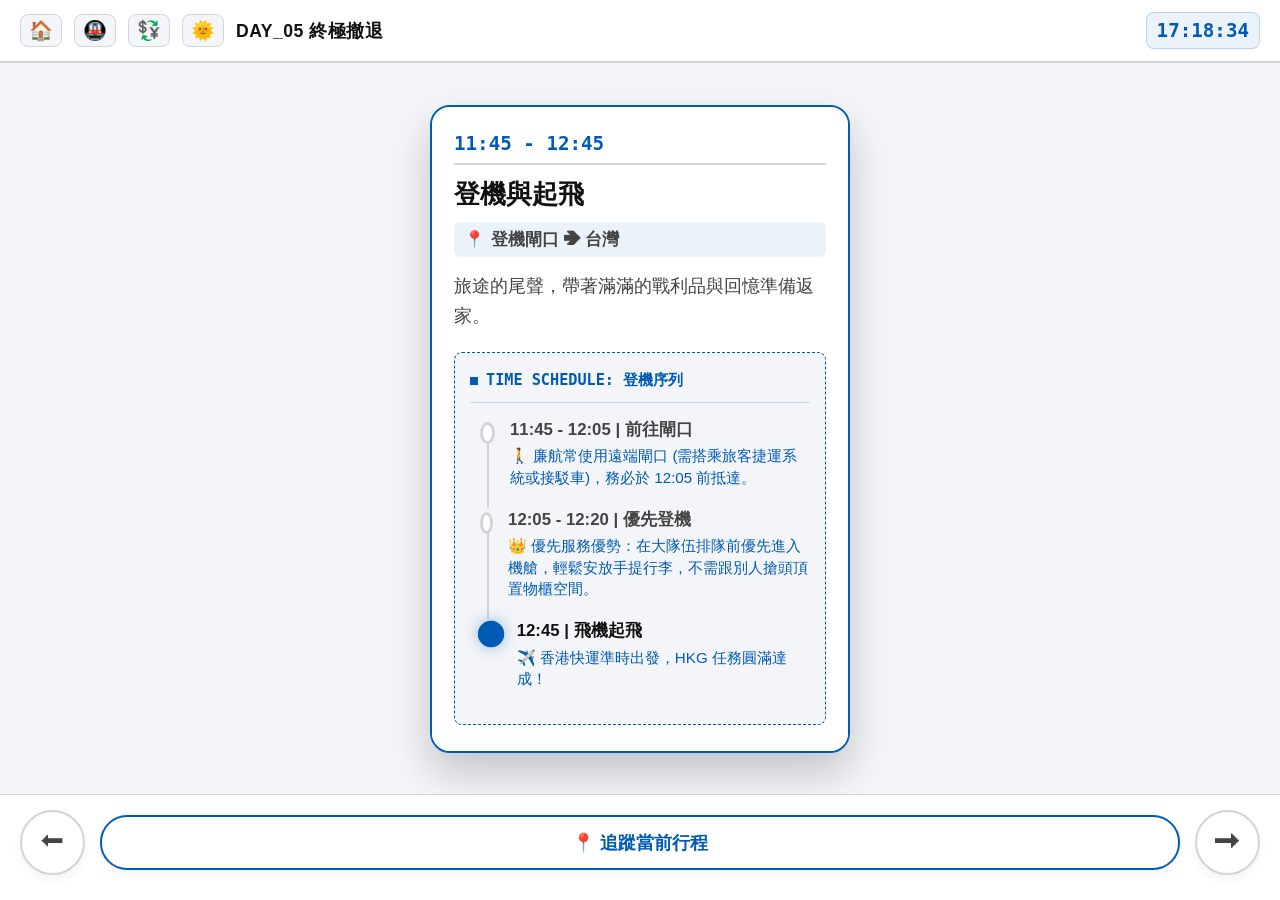
<file: HK/fix/hk_day05.html>
<!DOCTYPE html>
<html lang="zh-TW">
<head>
    <meta charset="UTF-8">
    <meta name="viewport" content="width=device-width, initial-scale=1.0">
    <title>HKG_DAY_05 | 終極撤退與歸途</title>
    <link rel="stylesheet" href="common.css">
</head>
<body>

    <div class="sys-header">
        <div class="header-left">
            <a href="index.html?hub=1" class="theme-toggle" style="text-decoration: none; display: flex; align-items: center; justify-content: center;" title="回主選單大廳">🏠</a>
            <button class="theme-toggle" id="btn-mtr" onclick="toggleMTR()" title="港鐵即時雷達">🚇</button>
            <button class="theme-toggle" id="btn-currency" onclick="toggleCurrency()" title="開啟匯率換算">💱</button>
            <button class="theme-toggle" id="theme-btn" onclick="toggleTheme()" title="切換深淺色">🌞</button>
            <h1>DAY_05 終極撤退</h1>
        </div>
        <span id="live-clock">00:00:00</span>

        <div id="currency-panel" class="currency-panel">
            <div style="font-size: 0.95rem; font-weight: 800; color: var(--tech-blue); border-bottom: 1px dashed var(--border-color); padding-bottom: 5px;">匯率換算 (HKD ➔ TWD)</div>
            <input type="number" id="hkd-input" placeholder="輸入 HKD 金額" oninput="calcCurrency()">
            <div style="display: flex; justify-content: space-between; align-items: baseline; margin-top: 5px;">
                <span style="font-size: 0.9rem; color: var(--text-sub);">約合台幣：</span>
                <span style="font-size: 1.3rem; font-weight: 900; color: #d93025; font-family: 'Consolas', monospace;"><span id="twd-output">0</span></span>
            </div>
        </div>

        <div id="mtr-panel" class="currency-panel" style="left: 55px; width: 280px;">
            <div style="font-size: 0.95rem; font-weight: 800; color: var(--tech-blue); border-bottom: 1px dashed var(--border-color); padding-bottom: 5px;">港鐵全路網即時看板</div>
            <div class="mtr-selectors" style="flex-direction: column; gap: 8px; margin-top: 10px;">
                <select id="mtr-line-select" onchange="updateMTRStations()" style="padding: 8px; border-radius: 6px; font-weight: bold;"></select>
                <select id="mtr-sta-select" style="padding: 8px; border-radius: 6px; font-weight: bold;"></select>
            </div>
            <button onclick="scanStationMTR()" style="background: var(--tech-blue); color: white; border: none; padding: 8px; border-radius: 6px; font-weight: bold; cursor: pointer; margin-top: 10px;">📡 掃描月台動態</button>
            <div id="mtr-result" style="display: none; flex-direction: column; gap: 10px; margin-top: 10px; padding-top: 10px; border-top: 1px dashed var(--border-color);">
                <div style="background: var(--bg-color); padding: 8px; border-radius: 6px; border-left: 4px solid var(--tech-blue);">
                    <div style="font-size: 0.85rem; color: var(--text-sub);">往 <span id="mtr-up-dest" style="font-weight:bold; color:var(--text-main);">--</span></div>
                    <div id="mtr-up-time" style="font-family: 'Consolas', monospace; font-size: 1.2rem; font-weight: 900; color: #d93025; margin-top: 2px;">--</div>
                </div>
                <div style="background: var(--bg-color); padding: 8px; border-radius: 6px; border-left: 4px solid #e65100;">
                    <div style="font-size: 0.85rem; color: var(--text-sub);">往 <span id="mtr-down-dest" style="font-weight:bold; color:var(--text-main);">--</span></div>
                    <div id="mtr-down-time" style="font-family: 'Consolas', monospace; font-size: 1.2rem; font-weight: 900; color: #d93025; margin-top: 2px;">--</div>
                </div>
            </div>
            <small id="mtr-status" style="color:var(--text-sub); text-align: center; font-size: 0.75rem; margin-top: 8px;">選擇路線與車站</small>
        </div>
    </div>

    <div class="card-stack" id="stack" onclick="closeCurrencyPanel()">
        
        <div class="card" data-start="00:00" data-end="08:30">
            <span class="time">07:30 - 08:30</span>
            <h3 class="title">華星冰室 (道地早餐)</h3>
            <div class="location-bar">灣仔克街6號 (從飯店步行約 5 分鐘)</div>
            <div class="desc">
                把握最後一個早晨，步行前往陳奕迅等眾多明星的愛店，體驗香港最道地的冰室早餐！
                <div class="info-group">
                    <div class="tag-row"><span class="tag t-money">💰 總價估 ~$100</span><p>
                        必點 <b>黑松露炒蛋多士</b>、<b>港式熱奶茶</b>。<br>
                        <span style="color:#d93025; font-size: 0.9rem; font-weight: bold; display:block; margin-top:4px;">💳 支援：現金、八達通</span>
                    </p></div>
                    <div class="tag-row"><span class="tag t-star">⭐ 戰術提示</span><p>「黑松露炒蛋多士」絕對必點，炒蛋極度滑嫩且松露香氣濃郁！這家店名氣極高，通常大排長龍，但翻桌率很快。</p></div>
                    <div class="tag-row"><span class="tag t-tip">💡 順暢動線</span><p>因為距離飯店極近，吃飽後即可輕鬆散步回飯店進行最後的行李打包，完全不需搭車奔波。</p></div>
                </div>
            </div>
            <a href="http://googleusercontent.com/maps.google.com/?q=灣仔華星冰室" target="_blank" class="nav-btn">開啟 GPS 導航至華星冰室</a>
        </div>

        <div class="card" data-start="08:30" data-end="09:30">
            <span class="time">08:30 - 09:30</span>
            <h3 class="title">飯店退房與整備</h3>
            <div class="location-bar">灣仔 ➔ 灣仔英皇駿景酒店</div>
            <div class="desc">
                吃飽後沿途散步感受早晨氛圍，回房做最後的行李收尾，並辦理 Check-out。
                <div class="checklist">
                    <div class="checklist-title">🎒 撤退前終極檢核：</div>
                    <label>
                        <input type="checkbox">
                        <div class="check-content">
                            <span class="check-title">證件確認</span>
                            <span class="check-desc">護照、台胞證/港簽、電子機票是否都在隨身包包內。</span>
                        </div>
                    </label>
                    <label>
                        <input type="checkbox">
                        <div class="check-content">
                            <span class="check-title">保險箱淨空</span>
                            <span class="check-desc">打開保險箱與各個抽屜，確認沒有遺漏任何貴重物品。</span>
                        </div>
                    </label>
                    <label>
                        <input type="checkbox">
                        <div class="check-content">
                            <span class="check-title">房卡歸還</span>
                            <span class="check-desc">將所有房卡交還至櫃檯，確認押金是否退還（若刷卡則確認取消授權）。</span>
                        </div>
                    </label>
                </div>
            </div>
        </div>

        <div class="card" data-start="09:30" data-end="10:30">
            <span class="time">09:30 - 10:30</span>
            <h3 class="title">終極交通接駁</h3>
            <div class="location-bar">灣仔 ➔ 香港站 ➔ 香港國際機場</div>
            <div class="desc">
                攜帶大型行李的精準撤退計畫！嚴格遵守以下時間軸：
                <div class="indoor-map" style="margin-top: 15px;">
                    <div class="indoor-map-title">TACTICAL ROUTE: 機場機動路線</div>
                    <div class="path-container">
                        <div class="path-node">
                            <div class="p-dot"></div>
                            <div class="p-label">09:30 - 09:40 | Uber 短程接駁
                                <span class="p-sub">🚗 飯店 ➔ 灣仔地鐵站。完美避開拖著行李在街上步行的痛苦。</span>
                            </div>
                        </div>
                        <div class="path-node">
                            <div class="p-dot"></div>
                            <div class="p-label">09:40 - 10:05 | 港鐵轉乘
                                <span class="p-sub">🚇 灣仔站 ➔ 中環站，出站後走室內連通道至「香港站」(步行約 10 min)。</span>
                            </div>
                        </div>
                        <div class="path-node active">
                            <div class="p-dot"></div>
                            <div class="p-label">10:05 - 10:30 | 機場快線 (AEL)
                                <span class="p-sub">🚄 香港站 ➔ 香港國際機場。享受 24 分鐘直達的舒適與快速。</span>
                            </div>
                        </div>
                    </div>
                </div>
                
                <div class="card-mtr-widget" data-from="ISL-WAC" data-to="ISL-CEN">
                    <div class="w-header">
                        <span class="w-title">🚇 戰術雷達：灣仔 ➔ 中環(香港站)</span>
                        <button class="w-btn" onclick="scanCardMTR(this)">掃描班次</button>
                    </div>
                    <div class="w-result">
                        <div class="w-row"><span>預估車程：</span><span class="w-val j-time">--</span></div>
                        <div class="w-row"><span>下一班車：</span><span class="w-val n-train" style="color:#d93025;">--</span></div>
                        <div class="w-row" style="border-top:1px solid rgba(0,0,0,0.1); padding-top:8px;">
                            <span style="color:var(--tech-blue); font-weight:bold;">🎯 預計抵達：</span>
                            <span class="w-val a-time" style="color:var(--tech-blue); font-size: 1.3rem;">--:--</span>
                        </div>
                    </div>
                </div>

                <div class="info-group">
                    <div class="tag-row"><span class="tag t-money">💰 交通花費</span><p>Uber(約$40) + 港鐵($10) + 機場快線已預付。雙人現場消耗估計 $50 HKD。</p></div>
                </div>
            </div>
        </div>

        <div class="card" data-start="10:30" data-end="11:45">
            <span class="time">10:30 - 11:45</span>
            <h3 class="title">優先報到與安檢</h3>
            <div class="location-bar">香港國際機場 (一號客運大樓)</div>
            <div class="desc">
                抵達機場，準備完成登機手續與出境。
                <div class="info-group">
                    <div class="tag-row"><span class="tag t-star">👑 優先優勢 (10:30)</span><p>前往香港快運 (HK Express) 報到櫃檯，尋找<b>「U-First 優先專櫃」</b>，快速完成行李託運與領取登機證，大幅省下排隊時間！</p></div>
                    <div class="tag-row"><span class="tag t-time">⏱️ 安檢過關 (11:00)</span><p>機場安檢與海關無法使用優先通道，請預留完整的 45 分鐘排隊緩衝。</p></div>
                    <div class="tag-row"><span class="tag t-tip">🛍️ 離港前最後採買</span><p>過海關進入管制區後，若還有沒買齊的伴手禮（如奇華餅家），可在免稅店進行最後補貨。也可以找間餐廳買點吃的帶上飛機（廉航無飛機餐）。</p></div>
                </div>
                <div class="plan-b">
                    <div class="plan-b-title">⚠️ 水分補給提醒</div>
                    過安檢前務必將所有液體/水壺清空。進入管制區後有飲水機可再裝滿。
                </div>
            </div>
        </div>

        <div class="card" data-start="11:45" data-end="23:59">
            <span class="time">11:45 - 12:45</span>
            <h3 class="title">登機與起飛</h3>
            <div class="location-bar">登機閘口 ➔ 台灣</div>
            <div class="desc">
                旅途的尾聲，帶著滿滿的戰利品與回憶準備返家。
                <div class="indoor-map" style="margin-top: 20px;">
                    <div class="indoor-map-title">TIME SCHEDULE: 登機序列</div>
                    <div class="path-container">
                        <div class="path-node">
                            <div class="p-dot"></div>
                            <div class="p-label">11:45 - 12:05 | 前往閘口
                                <span class="p-sub">🚶 廉航常使用遠端閘口 (需搭乘旅客捷運系統或接駁車)，務必於 12:05 前抵達。</span>
                            </div>
                        </div>
                        <div class="path-node">
                            <div class="p-dot"></div>
                            <div class="p-label">12:05 - 12:20 | 優先登機
                                <span class="p-sub">👑 優先服務優勢：在大隊伍排隊前優先進入機艙，輕鬆安放手提行李，不需跟別人搶頭頂置物櫃空間。</span>
                            </div>
                        </div>
                        <div class="path-node active">
                            <div class="p-dot"></div>
                            <div class="p-label">12:45 | 飛機起飛
                                <span class="p-sub">✈️ 香港快運準時出發，HKG 任務圓滿達成！</span>
                            </div>
                        </div>
                    </div>
                </div>
            </div>
        </div>

        <div class="card" data-start="12:45" data-end="23:59">
            <span class="time">12:45 以後</span>
            <h3 class="title">DAY 05 戰備結算</h3>
            <div class="location-bar">HKG 香港登陸戰 圓滿結束</div>
            <div class="desc">
                恭喜完成五天的香港行軍！以下為本日<b>雙人總結算</b>預估開銷統計：
                
                <div class="data-box">
                    <span>> 交通：Uber去地鐵($40)+港鐵雙趟($10) = $50</span>
                    <span>> 機快：已預付 $170 HKD</span>
                    <span>> 飲食：華星冰室($100)+機場隨意吃喝($200) = $300</span>
                    <span class="total">> 雙人實體現金/八達通消耗估算: $350 HKD</span>
                </div>

                <div class="checklist" style="margin-top: 20px;">
                    <div class="checklist-title">💰 支付方式盤點與建議：</div>
                    <label>
                        <input type="checkbox" checked disabled>
                        <div class="check-content">
                            <span class="check-title">最後的現金清空</span>
                            <span class="check-desc">若手上還有許多港幣零錢與小鈔，建議在機場的免稅店、便利商店或餐廳一次花光。</span>
                        </div>
                    </label>
                    <label>
                        <input type="checkbox" checked disabled>
                        <div class="check-content">
                            <span class="check-title">八達通退卡或保留</span>
                            <span class="check-desc">實體八達通可在機場的港鐵客務中心辦理退卡（會扣除手續費），或直接帶回台灣當作下次來香港的交通卡。</span>
                        </div>
                    </label>
                </div>
            </div>
        </div>

    </div>
    <div class="controls">
        <button class="btn" id="btn-prev" title="上一個行程">⬅</button>
        <button class="btn btn-center" id="btn-now">📍 追蹤當前行程</button>
        <button class="btn" id="btn-next" title="下一個行程">➡</button>
    </div>

    <script src="common.js" defer></script>
</body>
</html>
</file>
<file: Korea/app.css>
:root {
  color-scheme: light;
  --bg: #f5efe6;
  --bg-2: #efe4d6;
  --panel: rgba(255, 251, 245, 0.82);
  --panel-strong: #fff8ef;
  --ink: #241b12;
  --muted: #6d5d50;
  --line: rgba(72, 52, 33, 0.12);
  --accent: #b65d32;
  --accent-2: #1f5c67;
  --shadow: 0 22px 60px rgba(71, 47, 24, 0.14);
  --radius-xl: 30px;
  --radius-lg: 22px;
  --radius-md: 16px;
}

* {
  box-sizing: border-box;
}

html,
body {
  margin: 0;
  min-height: 100%;
}

body {
  font-family: "Avenir Next", "Segoe UI", "Noto Sans TC", "PingFang TC", sans-serif;
  color: var(--ink);
  background:
    radial-gradient(circle at top left, rgba(255, 255, 255, 0.62), transparent 34%),
    radial-gradient(circle at bottom right, rgba(182, 93, 50, 0.16), transparent 30%),
    linear-gradient(135deg, var(--bg), var(--bg-2));
}

.page-shell {
  position: relative;
  overflow: hidden;
  padding: 32px;
}

.ambient {
  position: fixed;
  inset: auto;
  width: 28rem;
  height: 28rem;
  border-radius: 50%;
  filter: blur(20px);
  opacity: 0.25;
  pointer-events: none;
}

.ambient-left {
  top: -9rem;
  left: -7rem;
  background: radial-gradient(circle, rgba(31, 92, 103, 0.55), transparent 68%);
}

.ambient-right {
  right: -8rem;
  bottom: -11rem;
  background: radial-gradient(circle, rgba(182, 93, 50, 0.55), transparent 66%);
}

.hero {
  display: grid;
  grid-template-columns: minmax(0, 1.5fr) minmax(260px, 360px);
  gap: 20px;
  align-items: end;
  max-width: 1380px;
  margin: 0 auto 24px;
}

.eyebrow,
.section-label,
.panel-label {
  text-transform: uppercase;
  letter-spacing: 0.14em;
  font-size: 0.74rem;
  color: var(--muted);
}

h1,
h2 {
  margin: 0;
  font-family: "Georgia", "Times New Roman", serif;
  font-weight: 700;
  letter-spacing: -0.02em;
}

h1 {
  font-size: clamp(2.4rem, 5vw, 4.6rem);
  line-height: 0.98;
  margin-top: 10px;
}

.hero-copy {
  max-width: 62ch;
  margin: 14px 0 0;
  color: var(--muted);
  font-size: 1.03rem;
  line-height: 1.75;
}

.hero-panel,
.card {
  background: var(--panel);
  border: 1px solid rgba(70, 49, 29, 0.1);
  box-shadow: var(--shadow);
  backdrop-filter: blur(18px);
}

.hero-panel {
  border-radius: var(--radius-xl);
  padding: 20px;
  display: grid;
  gap: 14px;
}

.hero-panel strong {
  display: block;
  margin-top: 5px;
  font-size: 1.2rem;
}

.layout {
  max-width: 1380px;
  margin: 0 auto;
  display: grid;
  grid-template-columns: 330px minmax(0, 1fr);
  gap: 20px;
}

.sidebar,
.content {
  display: grid;
  gap: 20px;
}

.card {
  border-radius: var(--radius-xl);
  padding: 22px;
}

.summary-card,
.notes-card {
  overflow: hidden;
}

.stat-grid {
  margin-top: 16px;
  display: grid;
  gap: 12px;
}

.stat {
  border-radius: var(--radius-md);
  padding: 14px 16px;
  background: rgba(255, 255, 255, 0.72);
  border: 1px solid var(--line);
}

.stat .value {
  display: block;
  font-size: 1.3rem;
  font-weight: 700;
  margin-top: 4px;
}

.note-list {
  margin: 16px 0 0;
  padding: 0;
  list-style: none;
  display: grid;
  gap: 12px;
}

.note-list li {
  padding: 12px 14px;
  border-radius: 14px;
  border: 1px solid var(--line);
  background: rgba(255, 255, 255, 0.68);
  color: var(--muted);
  line-height: 1.6;
}

.day-nav {
  display: grid;
  grid-template-columns: repeat(5, minmax(0, 1fr));
  gap: 10px;
  padding: 12px;
}

.day-nav button {
  appearance: none;
  border: 1px solid transparent;
  border-radius: 18px;
  padding: 14px 12px;
  background: rgba(255, 255, 255, 0.45);
  color: var(--muted);
  cursor: pointer;
  transition: transform 180ms ease, background 180ms ease, border-color 180ms ease, color 180ms ease, box-shadow 180ms ease;
  text-align: left;
}

.day-nav button:hover,
.day-nav button:focus-visible {
  transform: translateY(-1px);
  border-color: rgba(182, 93, 50, 0.24);
  box-shadow: 0 10px 24px rgba(112, 66, 31, 0.1);
  outline: none;
}

.day-nav button.active {
  background: linear-gradient(135deg, var(--accent), #d97b45);
  color: #fff;
  box-shadow: 0 14px 30px rgba(182, 93, 50, 0.26);
}

.day-nav small {
  display: block;
  margin-top: 3px;
  opacity: 0.86;
}

.itinerary-card {
  padding-top: 24px;
}

.itinerary-header {
  display: flex;
  justify-content: space-between;
  gap: 20px;
  align-items: flex-start;
}

.itinerary-header p {
  margin: 10px 0 0;
  color: var(--muted);
  line-height: 1.7;
  max-width: 70ch;
}

.day-badge {
  white-space: nowrap;
  border-radius: 999px;
  padding: 10px 14px;
  background: rgba(31, 92, 103, 0.12);
  color: var(--accent-2);
  border: 1px solid rgba(31, 92, 103, 0.16);
  font-weight: 700;
}

.route-meta {
  margin-top: 18px;
  display: flex;
  flex-wrap: wrap;
  gap: 10px;
}

.content-divider {
  margin-top: 18px;
}

.content-divider-planned {
  margin-top: 22px;
}

.cost-card {
  margin-top: 18px;
  padding: 18px;
  border-radius: 24px;
  background: rgba(31, 92, 103, 0.08);
  border: 1px solid rgba(31, 92, 103, 0.14);
}

.cost-card-header {
  display: flex;
  justify-content: space-between;
  gap: 16px;
  align-items: flex-start;
}

.cost-card h3 {
  margin: 8px 0 0;
  font-size: 1.4rem;
}

.cost-total {
  border-radius: 999px;
  padding: 10px 14px;
  background: rgba(182, 93, 50, 0.14);
  color: var(--accent);
  border: 1px solid rgba(182, 93, 50, 0.2);
  font-weight: 700;
  white-space: nowrap;
}

.cost-grid {
  margin-top: 14px;
  display: grid;
  gap: 10px;
}

.cost-item {
  display: flex;
  justify-content: space-between;
  gap: 16px;
  padding: 12px 14px;
  border-radius: 16px;
  background: rgba(255, 255, 255, 0.72);
  border: 1px solid var(--line);
}

.cost-item strong {
  display: block;
}

.cost-item span {
  color: var(--muted);
}

.cost-note {
  margin: 12px 0 0;
  color: var(--muted);
  line-height: 1.65;
}

.meta-pill {
  border-radius: 999px;
  padding: 10px 14px;
  background: rgba(255, 255, 255, 0.65);
  border: 1px solid var(--line);
  color: var(--muted);
  line-height: 1.4;
}

.timeline {
  margin-top: 22px;
  display: grid;
  gap: 14px;
}

.route-card {
  border-radius: 24px;
  background: var(--panel-strong);
  border: 1px solid var(--line);
  padding: 18px 18px 16px;
  position: relative;
  overflow: hidden;
}

.route-card::before {
  content: "";
  position: absolute;
  inset: 0 auto 0 0;
  width: 6px;
  background: linear-gradient(180deg, var(--accent), #e6ad64);
}

.route-head {
  display: flex;
  justify-content: space-between;
  gap: 14px;
  align-items: baseline;
}

.route-title {
  margin: 0;
  font-size: 1.1rem;
  font-weight: 700;
}

.route-type {
  color: var(--accent);
  font-size: 0.88rem;
  font-weight: 700;
}

.route-details {
  margin: 12px 0 0;
  padding: 0;
  list-style: none;
  display: grid;
  gap: 7px;
  color: var(--muted);
}

.route-details li {
  position: relative;
  padding-left: 16px;
  line-height: 1.55;
}

.route-details li::before {
  content: "•";
  position: absolute;
  left: 0;
  color: var(--accent);
}

@media (max-width: 1100px) {
  .hero,
  .layout {
    grid-template-columns: 1fr;
  }

  .day-nav {
    grid-template-columns: repeat(3, minmax(0, 1fr));
  }
}

@media (max-width: 720px) {
  .page-shell {
    padding: 16px;
  }

  .hero,
  .layout {
    gap: 16px;
  }

  .day-nav {
    grid-template-columns: repeat(2, minmax(0, 1fr));
  }

  .itinerary-header {
    flex-direction: column;
  }

  h1 {
    font-size: 2.2rem;
  }
}

@media (prefers-reduced-motion: no-preference) {
  .card,
  .hero-panel,
  .day-nav button,
  .route-card {
    animation: rise 560ms ease both;
  }

  .route-card:nth-child(2) { animation-delay: 60ms; }
  .route-card:nth-child(3) { animation-delay: 120ms; }
  .route-card:nth-child(4) { animation-delay: 180ms; }
  .route-card:nth-child(5) { animation-delay: 240ms; }
}

@keyframes rise {
  from {
    opacity: 0;
    transform: translateY(10px);
  }

  to {
    opacity: 1;
    transform: translateY(0);
  }
}
</file>
<file: HK/fix/common.css>
/* =========================================
   全局與深色模式變數
========================================= */
:root {
    --bg-color: #f4f5f9;
    --text-main: #111111; 
    --text-sub: #444444;
    --tech-blue: #005bb5; 
    --tech-blue-light: rgba(0, 91, 181, 0.08);
    --card-bg: #ffffff;
    --border-color: #d1d5db;
    --tag-time: #e3f2fd;
    --tag-money: #fce4ec;
    --tag-star: #fff8e1;
    --tag-tip: #e8f5e9;
    --plan-b-bg: #fff3e0;
    --plan-b-border: #ffb74d;
}

body.dark-mode {
    --bg-color: #121212; --text-main: #e0e0e0; --text-sub: #a0a0a0;
    --card-bg: #1e1e1e; --border-color: #333333;
    --tech-blue: #4da8da; --tech-blue-light: rgba(77, 168, 218, 0.15);
    --tag-time: #1a365d; --tag-money: #4a148c; --tag-star: #f57f17; --tag-tip: #1b5e20;
    --plan-b-bg: #3e2723; --plan-b-border: #ff9800;
}

body {
    background-color: var(--bg-color); color: var(--text-main);
    font-family: -apple-system, BlinkMacSystemFont, "Segoe UI", Roboto, sans-serif;
    margin: 0; padding: 0; height: 100vh; display: flex; flex-direction: column; overflow: hidden;
    transition: background-color 0.3s ease;
}

/* =========================================
   頂部導航與匯率面板 (共用)
========================================= */
.sys-header {
    padding: 12px 20px; background: var(--card-bg); border-bottom: 2px solid var(--border-color);
    display: flex; justify-content: space-between; align-items: center; z-index: 20; position: relative;
    transition: background 0.3s ease, border-color 0.3s ease;
}
.header-left { display: flex; align-items: center; gap: 12px; }
h1 { font-size: 1.1rem; font-weight: 800; margin: 0; color: var(--text-main); letter-spacing: 0.5px; }
.theme-toggle { background: var(--bg-color); border: 1px solid var(--border-color); border-radius: 8px; font-size: 1.2rem; cursor: pointer; padding: 4px 8px; transition: all 0.2s; }
.theme-toggle:active { transform: scale(0.9); }
#live-clock { font-family: 'Consolas', monospace; font-size: 1.2rem; font-weight: 900; color: var(--tech-blue); background: var(--tech-blue-light); padding: 6px 10px; border-radius: 8px; border: 1px solid rgba(0, 91, 181, 0.2); }

.currency-panel {
    position: absolute; top: 65px; left: 15px; background: var(--card-bg);
    border: 2px solid var(--tech-blue); border-radius: 12px; padding: 15px;
    box-shadow: 0 10px 30px rgba(0,0,0,0.2); z-index: 100;
    display: none; flex-direction: column; gap: 10px; width: 230px;
    transform-origin: top left; animation: scaleIn 0.2s ease-out forwards;
}
.currency-panel.show { display: flex; }
.currency-panel input { padding: 10px; border: 1px solid var(--border-color); border-radius: 6px; font-size: 1.1rem; width: 100%; box-sizing: border-box; background: var(--bg-color); color: var(--text-main); font-weight: bold; }
.currency-panel input:focus { outline: none; border-color: var(--tech-blue); }
@keyframes scaleIn { from { opacity: 0; transform: scale(0.9); } to { opacity: 1; transform: scale(1); } }

/* =========================================
   首頁大廳專用 (index.html)
========================================= */
.hub-container {
    flex-grow: 1; padding: 20px; overflow-y: auto; display: flex; flex-direction: column; gap: 15px; align-items: center; -webkit-overflow-scrolling: touch; padding-bottom: 40px;
}
.hub-container::-webkit-scrollbar { width: 4px; }
.hub-container::-webkit-scrollbar-thumb { background: var(--border-color); border-radius: 4px; }
.hub-title { font-size: 1.2rem; font-weight: 800; color: var(--text-sub); margin: 10px 0; text-align: center; letter-spacing: 2px; }
.hub-title::before, .hub-title::after { content: ' /// '; color: var(--tech-blue); opacity: 0.5; }
.day-card {
    width: 100%; max-width: 400px; background: var(--card-bg); border: 2px solid var(--border-color);
    border-radius: 16px; padding: 20px; text-decoration: none; color: var(--text-main);
    display: flex; align-items: center; justify-content: space-between; transition: all 0.2s;
    box-shadow: 0 8px 20px rgba(0,0,0,0.05);
}
.day-card:active { transform: scale(0.97); border-color: var(--tech-blue); background: var(--tech-blue-light); }
.day-info { display: flex; flex-direction: column; gap: 5px; width: 100%; }
.day-date { font-family: 'Consolas', monospace; font-size: 0.95rem; color: var(--tech-blue); font-weight: bold; }
.day-title { font-size: 1.3rem; font-weight: 900; margin: 0; }
.day-sub { font-size: 0.9rem; color: var(--text-sub); margin: 0; line-height: 1.4; }
.day-arrow { font-size: 1.5rem; color: var(--border-color); font-weight: bold; transition: color 0.2s; flex-shrink: 0; margin-left: 10px; }
.day-card:active .day-arrow { color: var(--tech-blue); }
.day-budget { display: flex; gap: 6px; margin-top: 8px; flex-wrap: wrap; align-items: center; }
.b-tag { font-family: 'Consolas', monospace; font-size: 0.8rem; background: var(--bg-color); color: var(--tech-blue); padding: 3px 6px; border-radius: 4px; border: 1px solid var(--border-color); font-weight: bold; }
body.dark-mode .b-tag { background: #222; border-color: #444; color: #81d4fa; }
.b-total { font-family: 'Consolas', monospace; font-size: 0.85rem; background: #ffebee; color: #d93025; padding: 3px 8px; border-radius: 4px; border: 1px dashed #d93025; font-weight: 900; margin-left: auto; }
body.dark-mode .b-total { background: #4a1c1c; color: #ff8a80; border-color: #ff8a80; }
.budget-card {
    width: 100%; max-width: 400px; background: var(--tech-blue-light); border: 2px dashed var(--tech-blue);
    border-radius: 16px; padding: 20px; color: var(--text-main); box-sizing: border-box;
    display: flex; flex-direction: column; gap: 10px; box-shadow: 0 8px 20px rgba(0,0,0,0.05); margin-top: 10px;
}
.budget-title { font-size: 1.1rem; font-weight: 800; color: var(--tech-blue); border-bottom: 1px solid rgba(0, 91, 181, 0.2); padding-bottom: 8px; margin: 0 0 5px 0; display: flex; align-items: center; gap: 8px; }
.budget-row { display: flex; justify-content: space-between; font-size: 0.95rem; color: var(--text-sub); border-bottom: 1px dotted var(--border-color); padding-bottom: 5px; margin-bottom: 5px; font-family: 'Consolas', monospace; }
.budget-total { display: flex; justify-content: space-between; font-size: 1.25rem; font-weight: 900; color: #d93025; margin-top: 5px; padding-top: 10px; border-top: 2px solid var(--border-color); font-family: 'Consolas', monospace; }
.budget-note { font-size: 0.8rem; color: var(--text-sub); text-align: left; margin-top: 5px; opacity: 0.8; line-height: 1.4; }

/* =========================================
   行軍卡片專用 (Day 01 ~ 05)
========================================= */
.card-stack { flex-grow: 1; position: relative; display: flex; justify-content: center; align-items: center; perspective: 1000px; overflow: hidden; width: 100%; z-index: 1; }
.card {
    position: absolute; width: 88%; max-width: 420px; height: 72vh; background: var(--card-bg);
    border: 2px solid var(--border-color); border-radius: 20px; padding: 25px 22px;
    box-shadow: 0 15px 35px rgba(0,0,0,0.1); display: flex; flex-direction: column; box-sizing: border-box;
    transition: transform 0.4s cubic-bezier(0.25, 0.8, 0.25, 1), opacity 0.4s ease, background 0.3s ease;
    opacity: 0; pointer-events: none; transform: translateX(100%) scale(0.9) rotate(4deg); overflow-y: auto; -webkit-overflow-scrolling: touch;
}
.card::-webkit-scrollbar { width: 4px; }
.card::-webkit-scrollbar-thumb { background: var(--border-color); border-radius: 4px; }
.card.active { opacity: 1; transform: translateX(0) scale(1) rotate(0deg); pointer-events: auto; border-color: var(--tech-blue); box-shadow: 0 20px 40px rgba(0, 0, 0, 0.2); z-index: 5; }
.card.prev { transform: translateX(-100%) scale(0.9) rotate(-4deg); opacity: 0; z-index: 4; }

.time { display: inline-block; font-family: 'Consolas', monospace; font-size: 1.2rem; font-weight: 800; color: var(--tech-blue); border-bottom: 2px solid var(--border-color); padding-bottom: 8px; margin-bottom: 12px; }
.title { font-size: 1.65rem; font-weight: 800; margin: 0 0 10px 0; line-height: 1.35; color: var(--text-main); }
.location-bar { display: flex; align-items: center; font-size: 1.05rem; font-weight: 700; color: var(--text-sub); margin-bottom: 15px; background: var(--tech-blue-light); padding: 6px 10px; border-radius: 6px; }
.location-bar::before { content: '📍'; margin-right: 6px; }
.desc { font-size: 1.1rem; color: var(--text-sub); margin: 0; line-height: 1.7; flex-grow: 1; }

.indoor-map { margin: 15px 0; background: var(--bg-color); border: 1px dashed var(--tech-blue); border-radius: 8px; padding: 15px; position: relative; transition: background 0.3s ease; }
.indoor-map-title { font-family: 'Consolas', monospace; font-size: 0.95rem; color: var(--tech-blue); font-weight: bold; border-bottom: 1px solid rgba(0, 91, 181, 0.2); padding-bottom: 8px; margin-bottom: 15px; display: flex; align-items: center; gap: 8px; }
.indoor-map-title::before { content: ''; display: inline-block; width: 8px; height: 8px; background: var(--tech-blue); animation: pulse 1.5s infinite; }
.path-container { display: flex; flex-direction: column; position: relative; padding-left: 10px; }
.path-node { display: flex; align-items: flex-start; gap: 15px; position: relative; padding-bottom: 20px; }
.path-node:not(:last-child)::before { content: ''; position: absolute; left: 7px; top: 20px; bottom: 0; width: 2px; background: var(--border-color); }
.p-dot { width: 16px; height: 16px; background: var(--card-bg); border: 3px solid var(--border-color); border-radius: 50%; z-index: 2; margin-top: 4px; }
.path-node.active .p-dot { border-color: var(--tech-blue); background: var(--tech-blue); box-shadow: 0 0 12px rgba(0, 91, 181, 0.4); transform: scale(1.2); }
.p-label { font-size: 1.05rem; font-weight: 600; color: var(--text-sub); line-height: 1.4; }
.path-node.active .p-label { color: var(--text-main); font-weight: 800; }
.p-sub { display: block; font-size: 0.95rem; font-weight: normal; color: var(--tech-blue); margin-top: 4px; }

.live-data-row { display: flex; justify-content: space-between; align-items: center; margin-bottom: 12px; }
.live-data-label { font-weight: bold; color: var(--text-sub); font-size: 1.05rem; }
.live-data-value { font-size: 1.3rem; font-family: 'Consolas', monospace; font-weight: 900; }

.checklist { margin: 15px 0; padding: 12px 15px; background: var(--tech-blue-light); border: 1px solid var(--border-color); border-radius: 8px; }
.checklist-title { font-weight: 800; color: var(--text-main); margin-bottom: 8px; font-size: 1.05rem; }
.checklist label { display: flex; align-items: flex-start; margin-bottom: 8px; font-size: 1.05rem; color: var(--text-sub); line-height: 1.4;}
.checklist input[type="checkbox"] { margin-right: 10px; width: 18px; height: 18px; margin-top: 3px; flex-shrink: 0;}
.plan-b { margin-top: 15px; padding: 12px 15px; background: var(--plan-b-bg); border-left: 5px solid var(--plan-b-border); border-radius: 4px; font-size: 1.05rem; }
.plan-b-title { font-weight: 800; color: #e65100; margin-bottom: 5px; font-size: 1.05rem; display: flex; align-items: center; gap: 6px; }

.info-group { margin-top: 15px; display: flex; flex-direction: column; gap: 12px; }
.tag-row { display: flex; align-items: flex-start; gap: 10px; }
.tag { flex-shrink: 0; font-size: 0.95rem; font-weight: 800; padding: 4px 8px; border-radius: 6px; white-space: nowrap; }
.tag-row p { margin: 0; font-size: 1.05rem; line-height: 1.5; color: var(--text-main); }
.tag.t-time { background: var(--tag-time); color: #0277bd; }
.tag.t-money { background: var(--tag-money); color: #c2185b; }
.tag.t-star { background: var(--tag-star); color: #e65100; }
.tag.t-tip { background: var(--tag-tip); color: #2e7d32; }
body.dark-mode .tag.t-time { color: #81d4fa; }
body.dark-mode .tag.t-money { color: #f48fb1; }
body.dark-mode .tag.t-star { color: #ffcc80; }
body.dark-mode .tag.t-tip { color: #a5d6a7; }

.data-box { margin-top: 20px; background: var(--bg-color); border: 1px solid var(--border-color); border-left: 5px solid var(--tech-blue); padding: 15px; font-family: 'Consolas', monospace; font-size: 1.05rem; display: flex; flex-direction: column; gap: 8px; border-radius: 6px; }
body.dark-mode .data-box { background: #222; border-color: #444; }
.data-box .total { margin-top: 8px; padding-top: 8px; border-top: 1px dashed var(--border-color); font-weight: 800; font-size: 1.15rem; color: #d93025; }

.nav-btn {
    display: flex; align-items: center; justify-content: center; width: 100%; padding: 14px 0;
    background: var(--card-bg); border: 2px solid var(--tech-blue); color: var(--tech-blue); border-radius: 10px;
    font-family: 'Consolas', monospace; font-size: 1.05rem; font-weight: 800; text-decoration: none;
    margin-top: 20px; transition: all 0.2s; gap: 8px; flex-shrink: 0;
}
.nav-btn:active { background: var(--tech-blue); color: #fff; transform: scale(0.98); }
.nav-btn::before { content: '🗺️'; font-size: 1.2rem; }

.controls { padding: 15px 20px 25px 20px; display: flex; justify-content: space-between; align-items: center; background: var(--card-bg); border-top: 1px solid var(--border-color); z-index: 10; transition: background 0.3s ease; }
.btn { width: 65px; height: 65px; border-radius: 50%; background: var(--card-bg); border: 2px solid var(--border-color); box-shadow: 0 4px 10px rgba(0,0,0,0.05); display: flex; justify-content: center; align-items: center; font-size: 1.6rem; color: var(--text-sub); cursor: pointer; transition: all 0.2s; -webkit-tap-highlight-color: transparent; }
.btn:active { transform: scale(0.9); }
.btn-center { flex-grow: 1; margin: 0 15px; height: 55px; border-radius: 27px; font-size: 1.15rem; border-color: var(--tech-blue); color: var(--tech-blue); font-weight: 800; }
.btn-center:active { background: var(--tech-blue); color: #fff; }

@keyframes pulse { 0%, 100% { opacity: 0.3; } 50% { opacity: 1; } }

/* 港鐵下拉選單在深色模式的調整 */
body.dark-mode #mtr-route-select option {
    background-color: var(--card-bg);
    color: var(--text-main);
}
/* 面板切換防呆 */
#mtr-panel { left: 55px; } /* 讓地鐵面板稍微往右靠，避免跟匯率疊在一起 */

/* =========================================
   全域雷達與卡片內嵌雷達 (MTR Widget)
========================================= */
/* 全域雷達雙選單排版 */
.mtr-selectors { display: flex; gap: 8px; margin-top: 5px; }
.mtr-selectors select { flex: 1; padding: 6px; border: 1px solid var(--border-color); border-radius: 6px; background: var(--bg-color); color: var(--text-main); font-weight: bold; font-size: 0.95rem; }

/* 卡片內的雷達面板 */
.card-mtr-widget {
    margin: 15px 0; background: var(--bg-color); border: 2px solid var(--tech-blue);
    border-radius: 10px; overflow: hidden; box-shadow: 0 4px 10px rgba(0,91,181,0.1);
}
.card-mtr-widget .w-header {
    background: var(--tech-blue-light); padding: 10px 15px; display: flex; justify-content: space-between; align-items: center; border-bottom: 1px solid rgba(0,91,181,0.2);
}
.card-mtr-widget .w-title { font-weight: 800; color: var(--tech-blue); font-size: 1rem; display: flex; align-items: center; gap: 6px;}
.card-mtr-widget .w-btn {
    background: var(--tech-blue); color: #fff; border: none; padding: 6px 12px; border-radius: 6px; font-weight: bold; font-size: 0.9rem; cursor: pointer; transition: transform 0.1s;
}
.card-mtr-widget .w-btn:active { transform: scale(0.95); }
.card-mtr-widget .w-result { padding: 12px 15px; display: none; flex-direction: column; gap: 8px; }
.card-mtr-widget .w-row { display: flex; justify-content: space-between; align-items: center; font-size: 0.95rem; color: var(--text-sub); }
.card-mtr-widget .w-val { font-family: 'Consolas', monospace; font-size: 1.1rem; font-weight: bold; color: var(--text-main); }
body.dark-mode .card-mtr-widget select { background-color: var(--card-bg); color: var(--text-main); }
</file>
